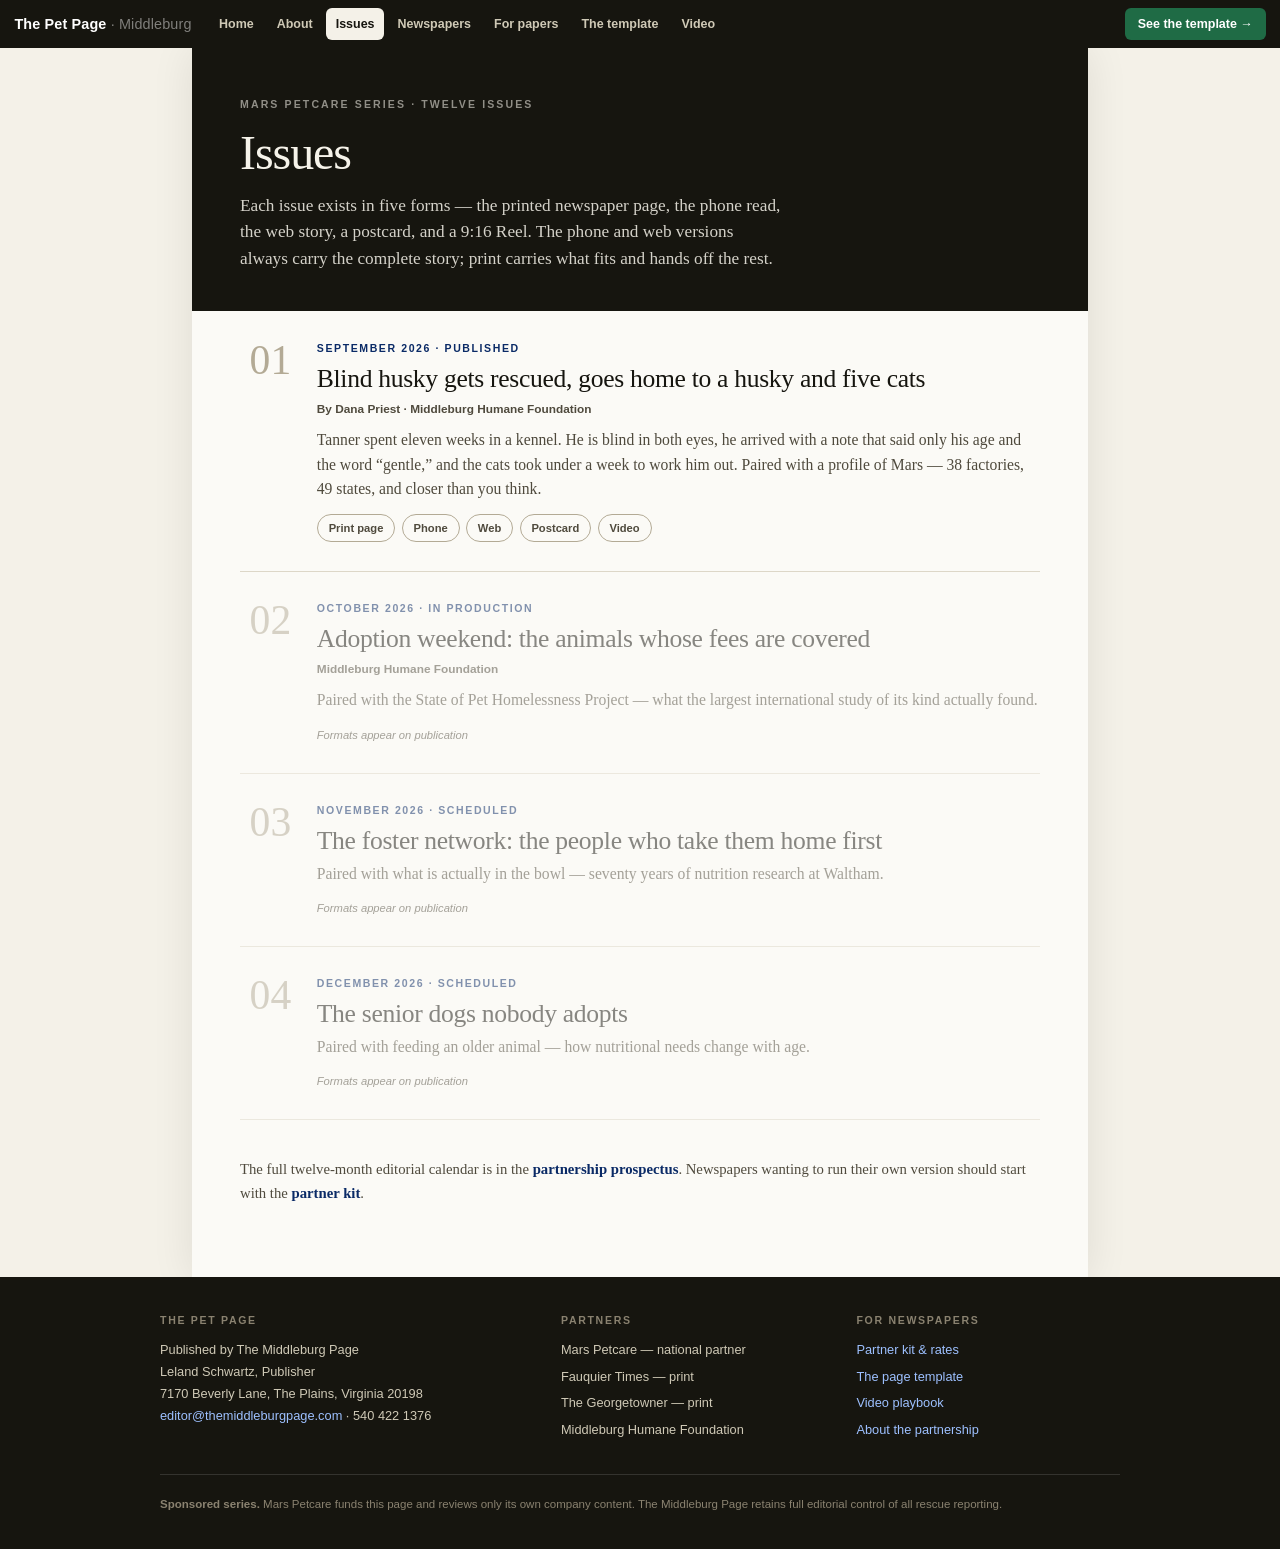
<file: issues/index.html>
<!DOCTYPE html>
<html lang="en">
<head>
<meta charset="utf-8">
<meta name="viewport" content="width=device-width, initial-scale=1">
<title>Issues — The Pet Page</title>
<meta name="description" content="Every issue of the Pet Page series, available as the newspaper page, the phone read, the web story, the postcard and the Reel.">
<link rel="stylesheet" href="../assets/site.css">
<style>
  .i-wrap{max-width:56rem;margin:0 auto;background:var(--s-paper);box-shadow:0 2px 40px rgba(0,0,0,.09)}
  .i-pad{padding:0 3rem 3.5rem}
  .i-hero{background:var(--s-ink);color:#f6f3ea;padding:3rem 3rem 2.4rem}
  .i-hero .eyebrow{font-family:var(--s-ui);font-size:.66rem;font-weight:700;letter-spacing:.2em;
    text-transform:uppercase;opacity:.55;margin-bottom:.9rem}
  .i-hero h1{font-family:var(--s-serif);font-weight:400;font-size:3rem;line-height:1.05;
    letter-spacing:-.022em;margin:0 0 .9rem}
  .i-hero p{font-size:1.08rem;line-height:1.55;opacity:.85;margin:0;max-width:34rem}
  .iss{display:flex;gap:1.6rem;padding:1.8rem 0;border-bottom:1px solid var(--s-rule);align-items:flex-start}
  .iss .num{font-family:var(--s-serif);font-size:2.6rem;line-height:1;color:var(--s-rule2);
    flex:0 0 3.2rem;text-align:right}
  .iss .body{flex:1}
  .iss .meta{font-family:var(--s-ui);font-size:.66rem;font-weight:700;letter-spacing:.15em;
    text-transform:uppercase;color:var(--s-mars);margin-bottom:.4rem}
  .iss h2{font-family:var(--s-serif);font-weight:400;font-size:1.6rem;line-height:1.15;margin:0 0 .4rem;
    letter-spacing:-.012em}
  .iss h2 a{color:inherit;text-decoration:none}
  .iss h2 a:hover{color:var(--s-mars)}
  .iss .by{font-family:var(--s-ui);font-size:.74rem;font-weight:600;color:var(--s-soft);margin:0 0 .6rem}
  .iss p.dek{margin:0 0 .8rem;font-size:.98rem;line-height:1.55;color:var(--s-soft)}
  .fmts{display:flex;gap:.4rem;flex-wrap:wrap}
  .fmts a{font-family:var(--s-ui);font-size:.7rem;font-weight:600;text-decoration:none;
    border:1px solid var(--s-rule2);border-radius:20px;padding:.24rem .68rem;color:var(--s-soft)}
  .fmts a:hover{border-color:var(--s-mars);color:var(--s-mars);background:#f2f6fd}
  .iss.soon{opacity:.5}
  .iss.soon .fmts span{font-family:var(--s-ui);font-size:.7rem;font-style:italic;color:var(--s-soft)}
  @media (max-width:720px){
    .i-pad,.i-hero{padding-left:1.4rem;padding-right:1.4rem}
    .i-hero h1{font-size:2.1rem}
    .iss{flex-direction:column;gap:.5rem}
    .iss .num{text-align:left}
  }
</style>
</head>
<body class="site-home">
<nav class="site-nav">
<a class="site-brand" href="../index.html">The Pet Page <span>· Middleburg</span></a>
<a class="site-link" href="../index.html">Home</a>
<a class="site-link" href="../about.html">About</a>
<a class="site-link" href="../issues/index.html" aria-current="page">Issues</a>
<a class="site-link" href="../newspapers.html">Newspapers</a>
<a class="site-link" href="../partners.html">For papers</a>
<a class="site-link" href="../template.html">The template</a>
<a class="site-link" href="../playbook.html">Video</a>
<span class="site-sp"></span>
<a class="site-cta" href="../template.html">See the template →</a>
</nav>

<div class="i-wrap">
  <header class="i-hero">
    <div class="eyebrow">Mars Petcare Series · twelve issues</div>
    <h1>Issues</h1>
    <p>Each issue exists in five forms — the printed newspaper page, the phone read, the web story, a postcard, and a 9:16 Reel. The phone and web versions always carry the complete story; print carries what fits and hands off the rest.</p>
  </header>

  <div class="i-pad">

    <div class="iss">
      <div class="num">01</div>
      <div class="body">
        <div class="meta">September 2026 · Published</div>
        <h2><a href="001-tanner.html">Blind husky gets rescued, goes home to a husky and five cats</a></h2>
        <p class="by">By Dana Priest · Middleburg Humane Foundation</p>
        <p class="dek">Tanner spent eleven weeks in a kennel. He is blind in both eyes, he arrived with a note that said only his age and the word “gentle,” and the cats took under a week to work him out. Paired with a profile of Mars — 38 factories, 49 states, and closer than you think.</p>
        <div class="fmts">
          <a href="001-tanner.html#printpage">Print page</a>
          <a href="001-tanner.html#phone">Phone</a>
          <a href="001-tanner.html#web">Web</a>
          <a href="001-tanner.html#postcard">Postcard</a>
          <a href="001-tanner.html#video">Video</a>
        </div>
      </div>
    </div>

    <div class="iss soon">
      <div class="num">02</div>
      <div class="body">
        <div class="meta">October 2026 · In production</div>
        <h2>Adoption weekend: the animals whose fees are covered</h2>
        <p class="by">Middleburg Humane Foundation</p>
        <p class="dek">Paired with the State of Pet Homelessness Project — what the largest international study of its kind actually found.</p>
        <div class="fmts"><span>Formats appear on publication</span></div>
      </div>
    </div>

    <div class="iss soon">
      <div class="num">03</div>
      <div class="body">
        <div class="meta">November 2026 · Scheduled</div>
        <h2>The foster network: the people who take them home first</h2>
        <p class="dek">Paired with what is actually in the bowl — seventy years of nutrition research at Waltham.</p>
        <div class="fmts"><span>Formats appear on publication</span></div>
      </div>
    </div>

    <div class="iss soon">
      <div class="num">04</div>
      <div class="body">
        <div class="meta">December 2026 · Scheduled</div>
        <h2>The senior dogs nobody adopts</h2>
        <p class="dek">Paired with feeding an older animal — how nutritional needs change with age.</p>
        <div class="fmts"><span>Formats appear on publication</span></div>
      </div>
    </div>

    <p style="margin-top:2.4rem;font-size:.92rem;color:var(--s-soft)">
      The full twelve-month editorial calendar is in the <a href="../about.html" style="color:var(--s-mars);font-weight:600;text-decoration:none">partnership prospectus</a>.
      Newspapers wanting to run their own version should start with the <a href="../partners.html" style="color:var(--s-mars);font-weight:600;text-decoration:none">partner kit</a>.
    </p>

  </div>
</div>

<footer class="site-foot">
  <div class="in">
    <div>
      <h4>The Pet Page</h4>
      Published by The Middleburg Page<br>
      Leland Schwartz, Publisher<br>
      7170 Beverly Lane, The Plains, Virginia 20198<br>
      <a href="mailto:editor@themiddleburgpage.com">editor@themiddleburgpage.com</a> · 540 422 1376
    </div>
    <div>
      <h4>Partners</h4>
      <ul>
        <li>Mars Petcare — national partner</li>
        <li>Fauquier Times — print</li>
        <li>The Georgetowner — print</li>
        <li>Middleburg Humane Foundation</li>
      </ul>
    </div>
    <div>
      <h4>For newspapers</h4>
      <ul>
        <li><a href="../partners.html">Partner kit &amp; rates</a></li>
        <li><a href="../template.html">The page template</a></li>
        <li><a href="../playbook.html">Video playbook</a></li>
        <li><a href="../about.html">About the partnership</a></li>
      </ul>
    </div>
  </div>
  <div class="legal">
    <b>Sponsored series.</b> Mars Petcare funds this page and reviews only its own company content.
    The Middleburg Page retains full editorial control of all rescue reporting.
  </div>
</footer>
</body>
</html>
</file>
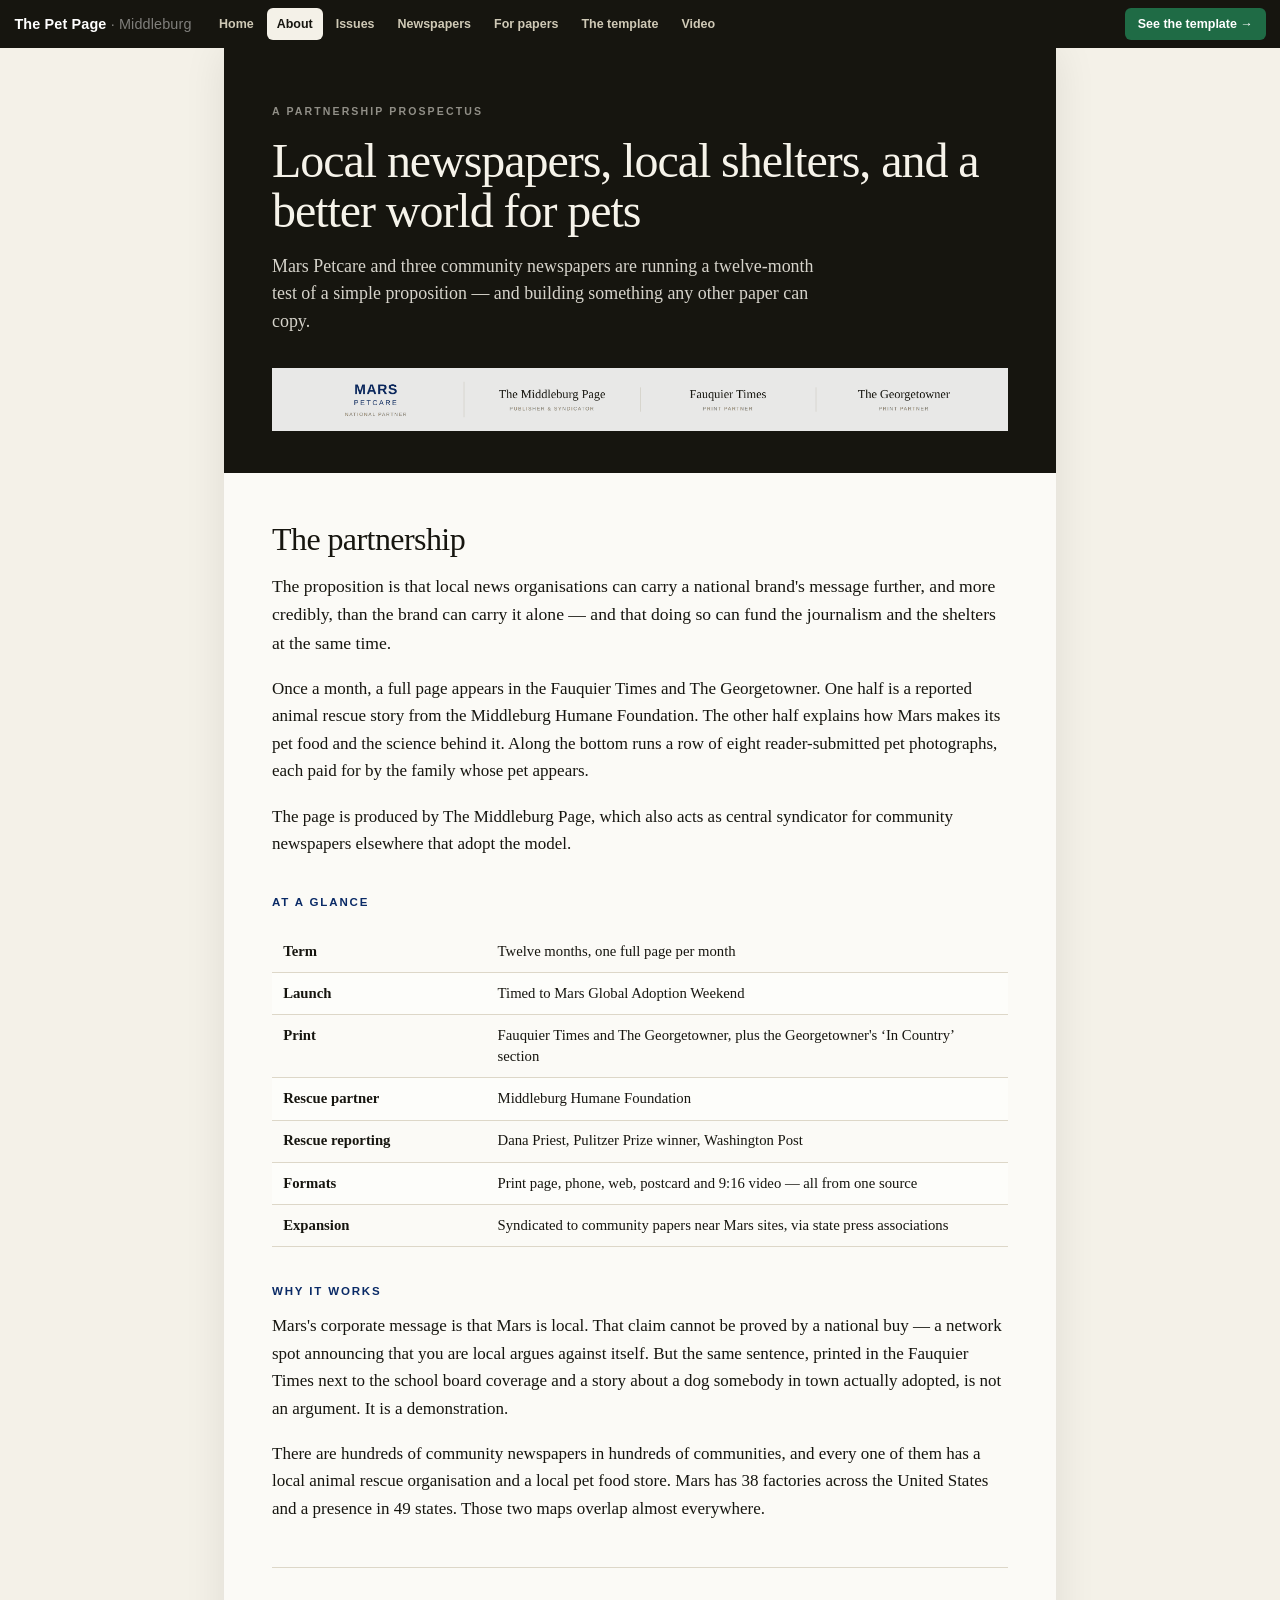
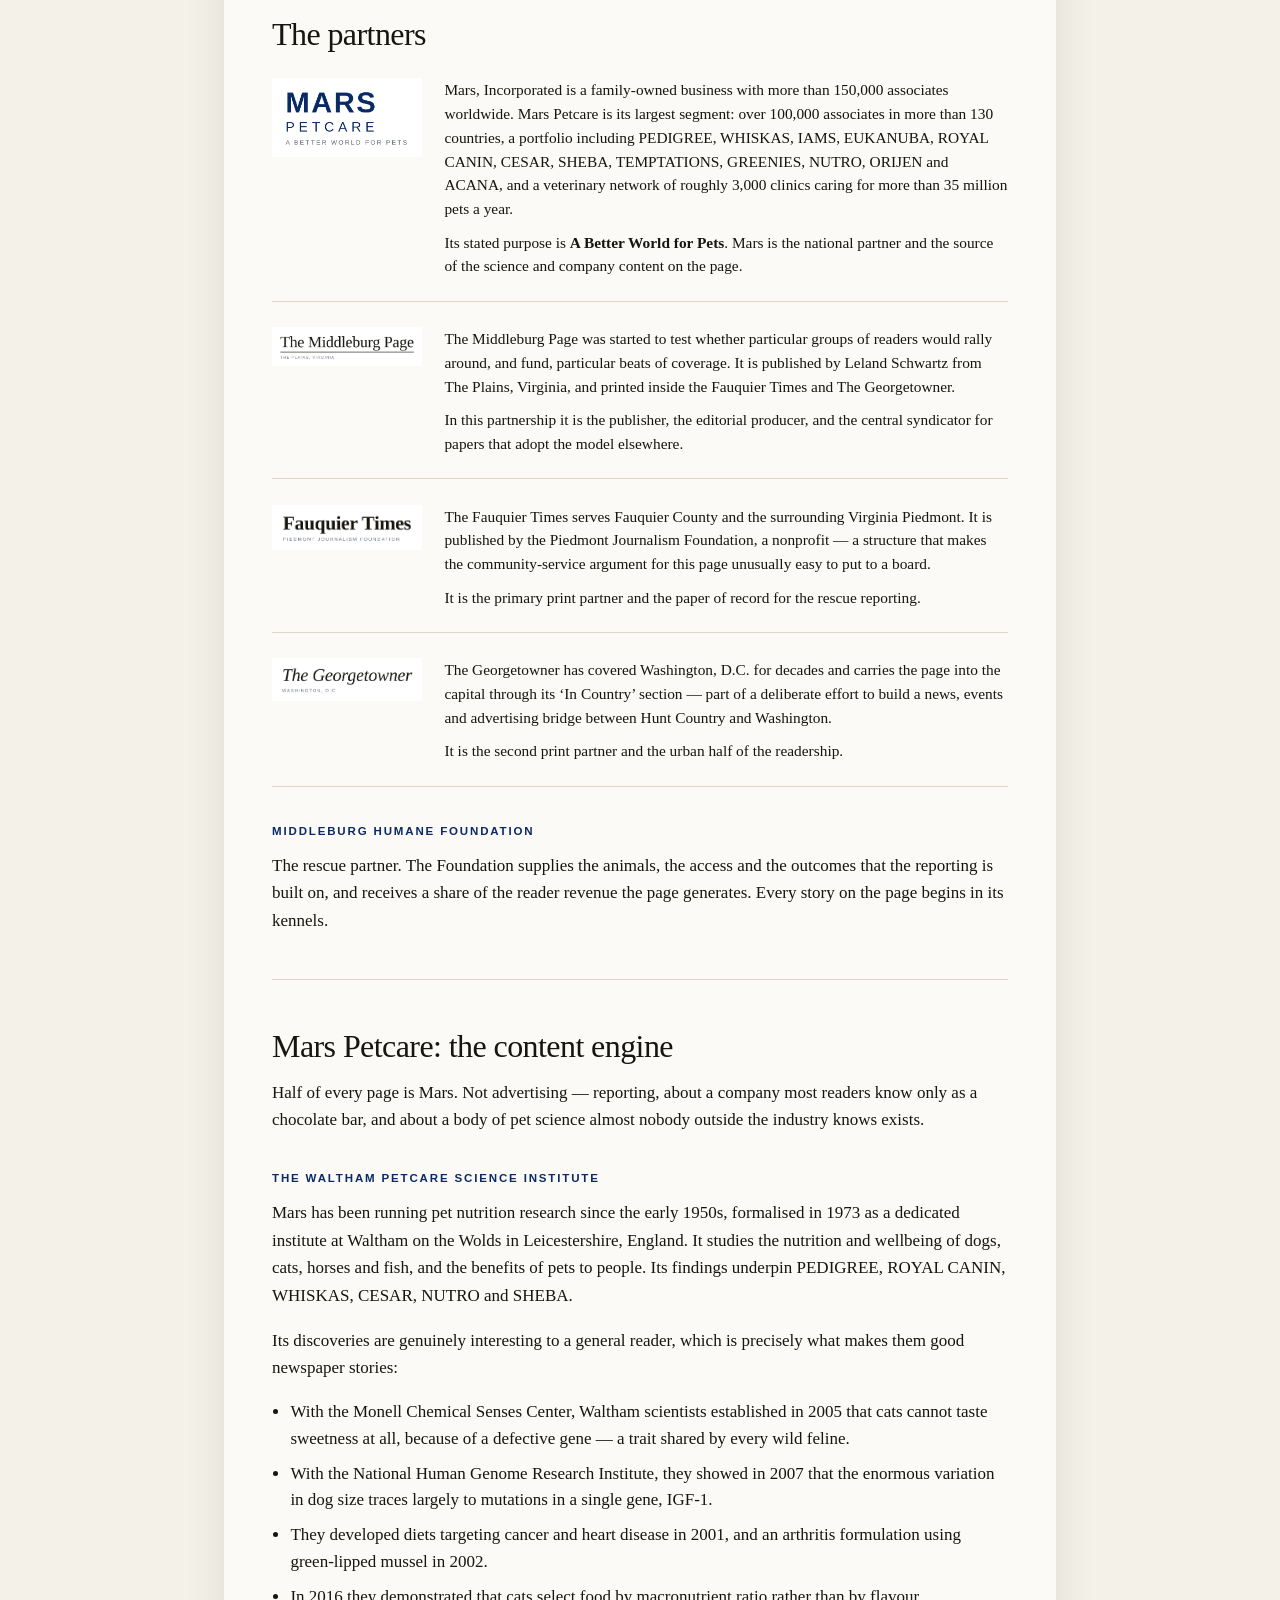
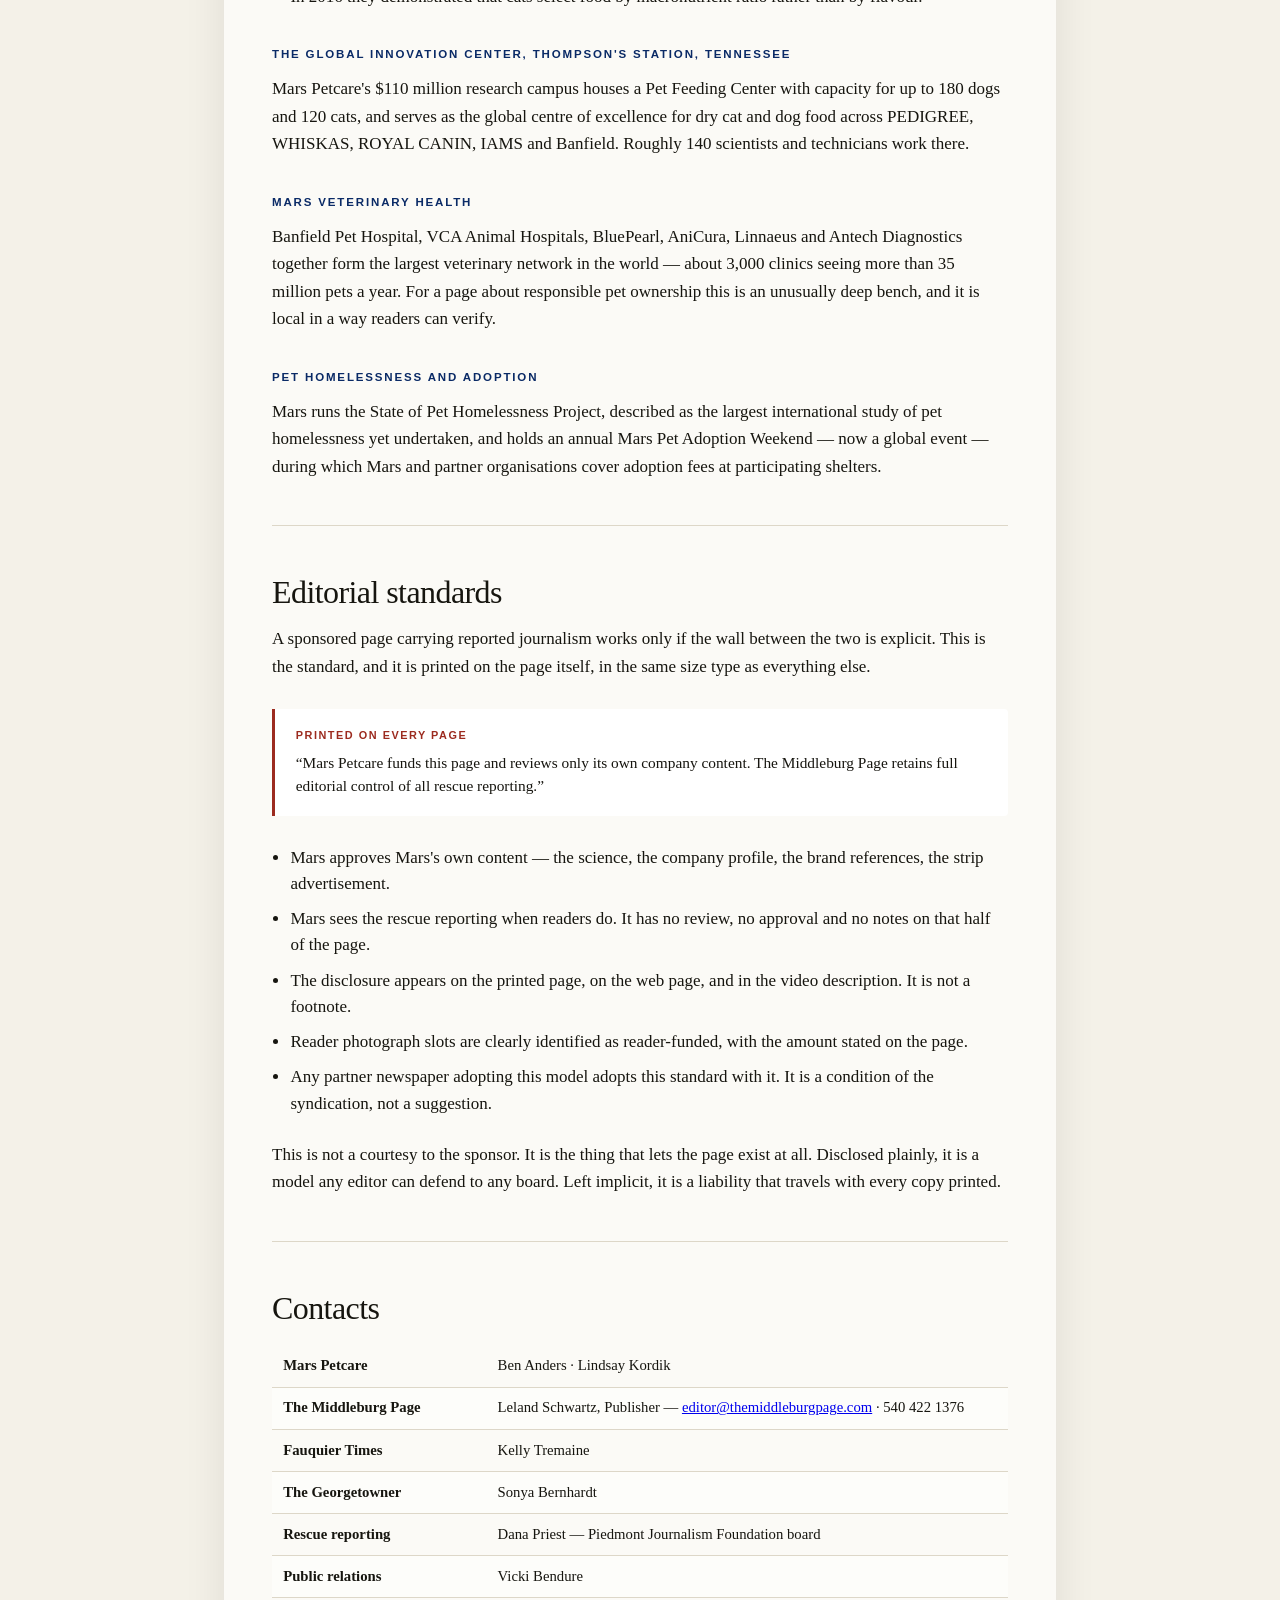
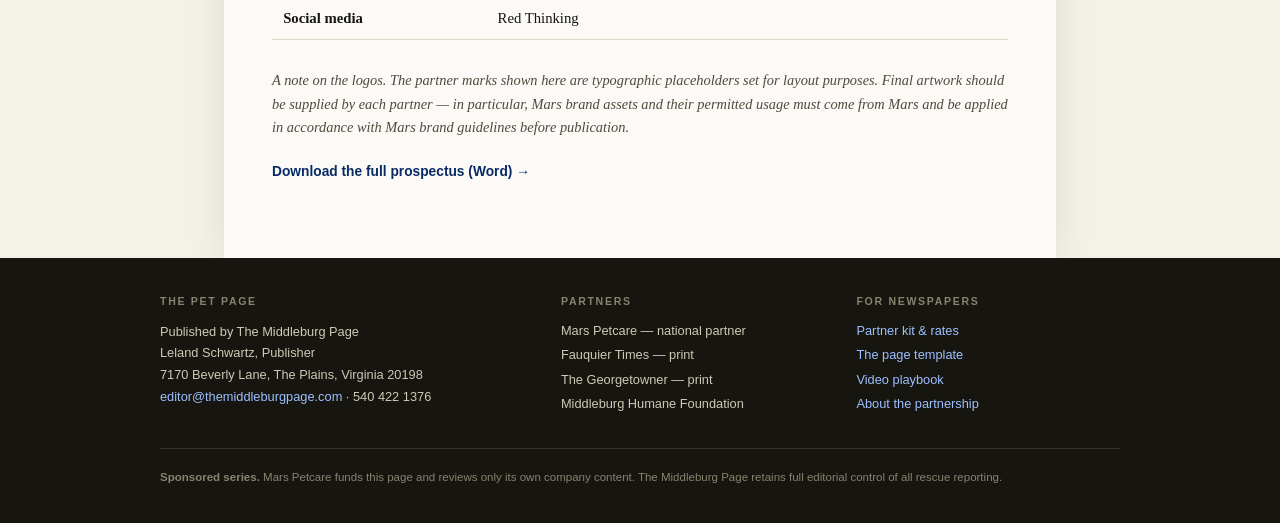
<file: about.html>
<!DOCTYPE html>
<html lang="en">
<head>
<meta charset="utf-8">
<meta name="viewport" content="width=device-width, initial-scale=1">
<title>About — The Pet Page</title>
<meta name="description" content="A partnership between Mars Petcare, The Middleburg Page, the Fauquier Times and The Georgetowner, with the Middleburg Humane Foundation.">
<link rel="stylesheet" href="assets/site.css">
<style>
  .a-wrap{max-width:52rem;margin:0 auto;background:var(--s-paper);box-shadow:0 2px 40px rgba(0,0,0,.09)}
  .a-pad{padding:0 3rem 3.5rem}
  .a-hero{background:var(--s-ink);color:#f6f3ea;padding:3.4rem 3rem 2.6rem}
  .a-hero .eyebrow{font-family:var(--s-ui);font-size:.66rem;font-weight:700;letter-spacing:.2em;
    text-transform:uppercase;opacity:.55;margin-bottom:1rem}
  .a-hero h1{font-family:var(--s-serif);font-weight:400;font-size:3rem;line-height:1.05;
    letter-spacing:-.022em;margin:0 0 1rem}
  .a-hero p{font-size:1.12rem;line-height:1.55;opacity:.86;margin:0;max-width:34rem}
  .a-lock{display:block;max-width:100%;margin:2rem auto 0;opacity:.9}
  h2{font-family:var(--s-serif);font-weight:400;font-size:2rem;line-height:1.14;
    letter-spacing:-.018em;margin:3rem 0 .9rem}
  h3{font-family:var(--s-ui);font-size:.72rem;font-weight:700;letter-spacing:.16em;
    text-transform:uppercase;color:var(--s-mars);margin:2.2rem 0 .7rem}
  p{margin:0 0 1.1rem}
  .lead{font-size:1.1rem}
  table{width:100%;border-collapse:collapse;margin:1.2rem 0 1.8rem;font-size:.92rem}
  th{background:var(--s-mars);color:#fff;font-family:var(--s-ui);font-size:.64rem;font-weight:700;
    letter-spacing:.11em;text-transform:uppercase;padding:.6rem .7rem;text-align:left}
  td{padding:.62rem .7rem;border-bottom:1px solid var(--s-rule);vertical-align:top;line-height:1.45}
  tr:nth-child(even) td{background:#fdfdfa}
  td.k{font-weight:700;width:12rem}
  ul{padding-left:1.15rem;margin:1rem 0 1.5rem}
  li{margin-bottom:.55rem;line-height:1.55}
  .partner{display:flex;gap:1.4rem;align-items:flex-start;margin:1.6rem 0;padding-bottom:1.4rem;
    border-bottom:1px solid var(--s-rule)}
  .partner img{width:150px;flex:0 0 150px}
  .partner div{flex:1}
  .partner p{margin:0 0 .6rem;font-size:.96rem;line-height:1.55}
  .partner p:last-child{margin:0}
  @media (max-width:720px){
    .a-pad,.a-hero{padding-left:1.4rem;padding-right:1.4rem}
    .a-hero h1{font-size:2.1rem}
    .partner{flex-direction:column;gap:.7rem}
    .partner img{width:130px;flex:none}
  }
</style>
</head>
<body class="site-home">
<nav class="site-nav">
<a class="site-brand" href="index.html">The Pet Page <span>· Middleburg</span></a>
<a class="site-link" href="index.html">Home</a>
<a class="site-link" href="about.html" aria-current="page">About</a>
<a class="site-link" href="issues/index.html">Issues</a>
<a class="site-link" href="newspapers.html">Newspapers</a>
<a class="site-link" href="partners.html">For papers</a>
<a class="site-link" href="template.html">The template</a>
<a class="site-link" href="playbook.html">Video</a>
<span class="site-sp"></span>
<a class="site-cta" href="template.html">See the template →</a>
</nav>

<div class="a-wrap">
  <header class="a-hero">
    <div class="eyebrow">A partnership prospectus</div>
    <h1>Local newspapers, local shelters, and a better world for pets</h1>
    <p>Mars Petcare and three community newspapers are running a twelve-month test of a simple proposition — and building something any other paper can copy.</p>
    <img class="a-lock" src="assets/img/logo-lockup.png" alt="Mars Petcare · The Middleburg Page · Fauquier Times · The Georgetowner">
  </header>

  <div class="a-pad">

    <h2>The partnership</h2>

    <p class="lead">The proposition is that local news organisations can carry a national brand's message further, and more credibly, than the brand can carry it alone — and that doing so can fund the journalism and the shelters at the same time.</p>

    <p>Once a month, a full page appears in the Fauquier Times and The Georgetowner. One half is a reported animal rescue story from the Middleburg Humane Foundation. The other half explains how Mars makes its pet food and the science behind it. Along the bottom runs a row of eight reader-submitted pet photographs, each paid for by the family whose pet appears.</p>

    <p>The page is produced by The Middleburg Page, which also acts as central syndicator for community newspapers elsewhere that adopt the model.</p>

    <h3>At a glance</h3>
    <table>
      <tr><td class="k">Term</td><td>Twelve months, one full page per month</td></tr>
      <tr><td class="k">Launch</td><td>Timed to Mars Global Adoption Weekend</td></tr>
      <tr><td class="k">Print</td><td>Fauquier Times and The Georgetowner, plus the Georgetowner's ‘In Country’ section</td></tr>
      <tr><td class="k">Rescue partner</td><td>Middleburg Humane Foundation</td></tr>
      <tr><td class="k">Rescue reporting</td><td>Dana Priest, Pulitzer Prize winner, Washington Post</td></tr>
      <tr><td class="k">Formats</td><td>Print page, phone, web, postcard and 9:16 video — all from one source</td></tr>
      <tr><td class="k">Expansion</td><td>Syndicated to community papers near Mars sites, via state press associations</td></tr>
    </table>

    <h3>Why it works</h3>
    <p>Mars's corporate message is that Mars is local. That claim cannot be proved by a national buy — a network spot announcing that you are local argues against itself. But the same sentence, printed in the Fauquier Times next to the school board coverage and a story about a dog somebody in town actually adopted, is not an argument. It is a demonstration.</p>

    <p>There are hundreds of community newspapers in hundreds of communities, and every one of them has a local animal rescue organisation and a local pet food store. Mars has 38 factories across the United States and a presence in 49 states. Those two maps overlap almost everywhere.</p>

    <hr class="site-rule">

    <h2>The partners</h2>

    <div class="partner">
      <img src="assets/img/logo-mars.png" alt="Mars Petcare">
      <div>
        <p>Mars, Incorporated is a family-owned business with more than 150,000 associates worldwide. Mars Petcare is its largest segment: over 100,000 associates in more than 130 countries, a portfolio including PEDIGREE, WHISKAS, IAMS, EUKANUBA, ROYAL CANIN, CESAR, SHEBA, TEMPTATIONS, GREENIES, NUTRO, ORIJEN and ACANA, and a veterinary network of roughly 3,000 clinics caring for more than 35 million pets a year.</p>
        <p>Its stated purpose is <b>A Better World for Pets</b>. Mars is the national partner and the source of the science and company content on the page.</p>
      </div>
    </div>

    <div class="partner">
      <img src="assets/img/logo-mbp.png" alt="The Middleburg Page">
      <div>
        <p>The Middleburg Page was started to test whether particular groups of readers would rally around, and fund, particular beats of coverage. It is published by Leland Schwartz from The Plains, Virginia, and printed inside the Fauquier Times and The Georgetowner.</p>
        <p>In this partnership it is the publisher, the editorial producer, and the central syndicator for papers that adopt the model elsewhere.</p>
      </div>
    </div>

    <div class="partner">
      <img src="assets/img/logo-ft.png" alt="Fauquier Times">
      <div>
        <p>The Fauquier Times serves Fauquier County and the surrounding Virginia Piedmont. It is published by the Piedmont Journalism Foundation, a nonprofit — a structure that makes the community-service argument for this page unusually easy to put to a board.</p>
        <p>It is the primary print partner and the paper of record for the rescue reporting.</p>
      </div>
    </div>

    <div class="partner">
      <img src="assets/img/logo-gt.png" alt="The Georgetowner">
      <div>
        <p>The Georgetowner has covered Washington, D.C. for decades and carries the page into the capital through its ‘In Country’ section — part of a deliberate effort to build a news, events and advertising bridge between Hunt Country and Washington.</p>
        <p>It is the second print partner and the urban half of the readership.</p>
      </div>
    </div>

    <h3>Middleburg Humane Foundation</h3>
    <p>The rescue partner. The Foundation supplies the animals, the access and the outcomes that the reporting is built on, and receives a share of the reader revenue the page generates. Every story on the page begins in its kennels.</p>

    <hr class="site-rule">

    <h2>Mars Petcare: the content engine</h2>

    <p>Half of every page is Mars. Not advertising — reporting, about a company most readers know only as a chocolate bar, and about a body of pet science almost nobody outside the industry knows exists.</p>

    <h3>The Waltham Petcare Science Institute</h3>
    <p>Mars has been running pet nutrition research since the early 1950s, formalised in 1973 as a dedicated institute at Waltham on the Wolds in Leicestershire, England. It studies the nutrition and wellbeing of dogs, cats, horses and fish, and the benefits of pets to people. Its findings underpin PEDIGREE, ROYAL CANIN, WHISKAS, CESAR, NUTRO and SHEBA.</p>

    <p>Its discoveries are genuinely interesting to a general reader, which is precisely what makes them good newspaper stories:</p>
    <ul>
      <li>With the Monell Chemical Senses Center, Waltham scientists established in 2005 that cats cannot taste sweetness at all, because of a defective gene — a trait shared by every wild feline.</li>
      <li>With the National Human Genome Research Institute, they showed in 2007 that the enormous variation in dog size traces largely to mutations in a single gene, IGF-1.</li>
      <li>They developed diets targeting cancer and heart disease in 2001, and an arthritis formulation using green-lipped mussel in 2002.</li>
      <li>In 2016 they demonstrated that cats select food by macronutrient ratio rather than by flavour.</li>
    </ul>

    <h3>The Global Innovation Center, Thompson's Station, Tennessee</h3>
    <p>Mars Petcare's $110 million research campus houses a Pet Feeding Center with capacity for up to 180 dogs and 120 cats, and serves as the global centre of excellence for dry cat and dog food across PEDIGREE, WHISKAS, ROYAL CANIN, IAMS and Banfield. Roughly 140 scientists and technicians work there.</p>

    <h3>Mars Veterinary Health</h3>
    <p>Banfield Pet Hospital, VCA Animal Hospitals, BluePearl, AniCura, Linnaeus and Antech Diagnostics together form the largest veterinary network in the world — about 3,000 clinics seeing more than 35 million pets a year. For a page about responsible pet ownership this is an unusually deep bench, and it is local in a way readers can verify.</p>

    <h3>Pet homelessness and adoption</h3>
    <p>Mars runs the State of Pet Homelessness Project, described as the largest international study of pet homelessness yet undertaken, and holds an annual Mars Pet Adoption Weekend — now a global event — during which Mars and partner organisations cover adoption fees at participating shelters.</p>

    <hr class="site-rule">

    <h2>Editorial standards</h2>

    <p>A sponsored page carrying reported journalism works only if the wall between the two is explicit. This is the standard, and it is printed on the page itself, in the same size type as everything else.</p>

    <div class="site-callout">
      <b>Printed on every page</b>
      <p>“Mars Petcare funds this page and reviews only its own company content. The Middleburg Page retains full editorial control of all rescue reporting.”</p>
    </div>

    <ul>
      <li>Mars approves Mars's own content — the science, the company profile, the brand references, the strip advertisement.</li>
      <li>Mars sees the rescue reporting when readers do. It has no review, no approval and no notes on that half of the page.</li>
      <li>The disclosure appears on the printed page, on the web page, and in the video description. It is not a footnote.</li>
      <li>Reader photograph slots are clearly identified as reader-funded, with the amount stated on the page.</li>
      <li>Any partner newspaper adopting this model adopts this standard with it. It is a condition of the syndication, not a suggestion.</li>
    </ul>

    <p>This is not a courtesy to the sponsor. It is the thing that lets the page exist at all. Disclosed plainly, it is a model any editor can defend to any board. Left implicit, it is a liability that travels with every copy printed.</p>

    <hr class="site-rule">

    <h2>Contacts</h2>
    <table>
      <tr><td class="k">Mars Petcare</td><td>Ben Anders · Lindsay Kordik</td></tr>
      <tr><td class="k">The Middleburg Page</td><td>Leland Schwartz, Publisher — <a href="mailto:editor@themiddleburgpage.com">editor@themiddleburgpage.com</a> · 540 422 1376</td></tr>
      <tr><td class="k">Fauquier Times</td><td>Kelly Tremaine</td></tr>
      <tr><td class="k">The Georgetowner</td><td>Sonya Bernhardt</td></tr>
      <tr><td class="k">Rescue reporting</td><td>Dana Priest — Piedmont Journalism Foundation board</td></tr>
      <tr><td class="k">Public relations</td><td>Vicki Bendure</td></tr>
      <tr><td class="k">Social media</td><td>Red Thinking</td></tr>
    </table>

    <p style="font-size:.9rem;font-style:italic;color:var(--s-soft)">A note on the logos. The partner marks shown here are typographic placeholders set for layout purposes. Final artwork should be supplied by each partner — in particular, Mars brand assets and their permitted usage must come from Mars and be applied in accordance with Mars brand guidelines before publication.</p>

    <p><a href="assets/press/The_Pet_Page_Partnership.docx" style="font-family:var(--s-ui);font-size:.86rem;font-weight:700;color:var(--s-mars);text-decoration:none">Download the full prospectus (Word) →</a></p>

  </div>
</div>

<footer class="site-foot">
  <div class="in">
    <div>
      <h4>The Pet Page</h4>
      Published by The Middleburg Page<br>
      Leland Schwartz, Publisher<br>
      7170 Beverly Lane, The Plains, Virginia 20198<br>
      <a href="mailto:editor@themiddleburgpage.com">editor@themiddleburgpage.com</a> · 540 422 1376
    </div>
    <div>
      <h4>Partners</h4>
      <ul>
        <li>Mars Petcare — national partner</li>
        <li>Fauquier Times — print</li>
        <li>The Georgetowner — print</li>
        <li>Middleburg Humane Foundation</li>
      </ul>
    </div>
    <div>
      <h4>For newspapers</h4>
      <ul>
        <li><a href="partners.html">Partner kit &amp; rates</a></li>
        <li><a href="template.html">The page template</a></li>
        <li><a href="playbook.html">Video playbook</a></li>
        <li><a href="about.html">About the partnership</a></li>
      </ul>
    </div>
  </div>
  <div class="legal">
    <b>Sponsored series.</b> Mars Petcare funds this page and reviews only its own company content.
    The Middleburg Page retains full editorial control of all rescue reporting.
  </div>
</footer>
</body>
</html>
</file>
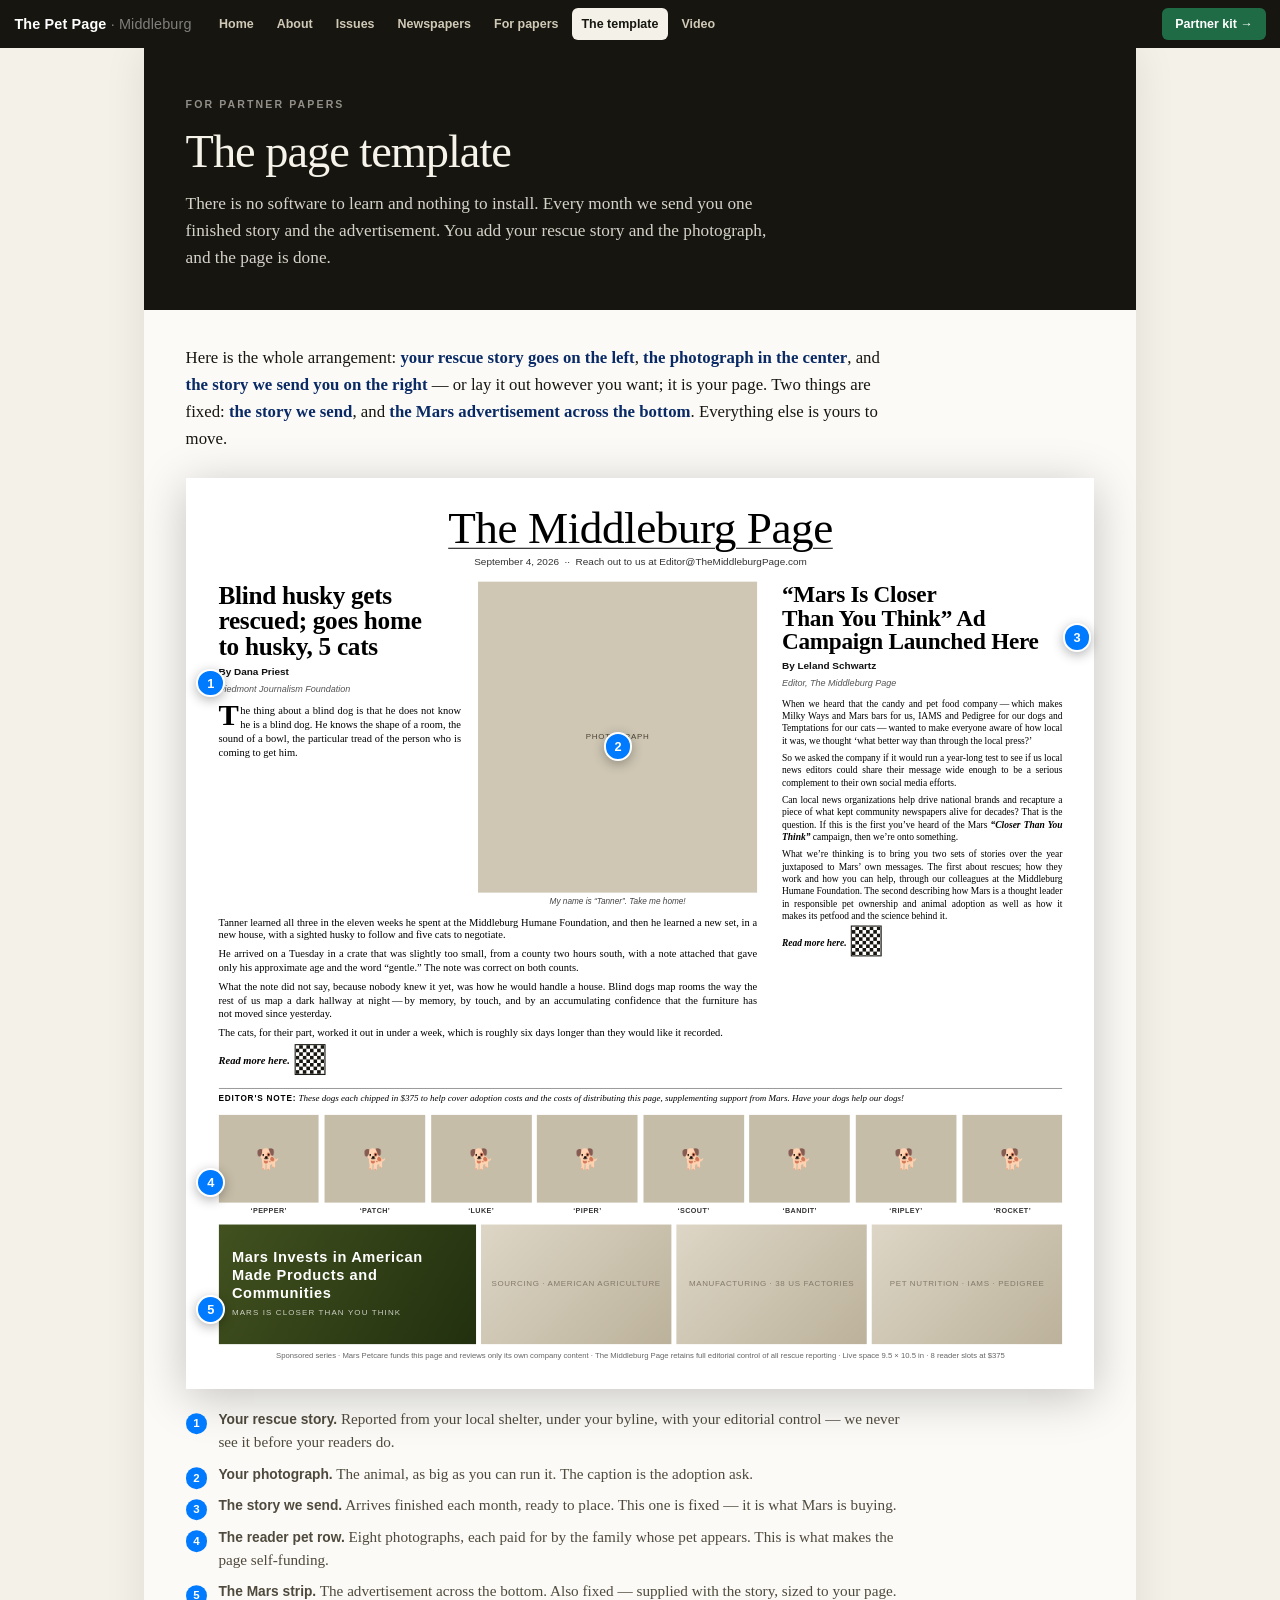
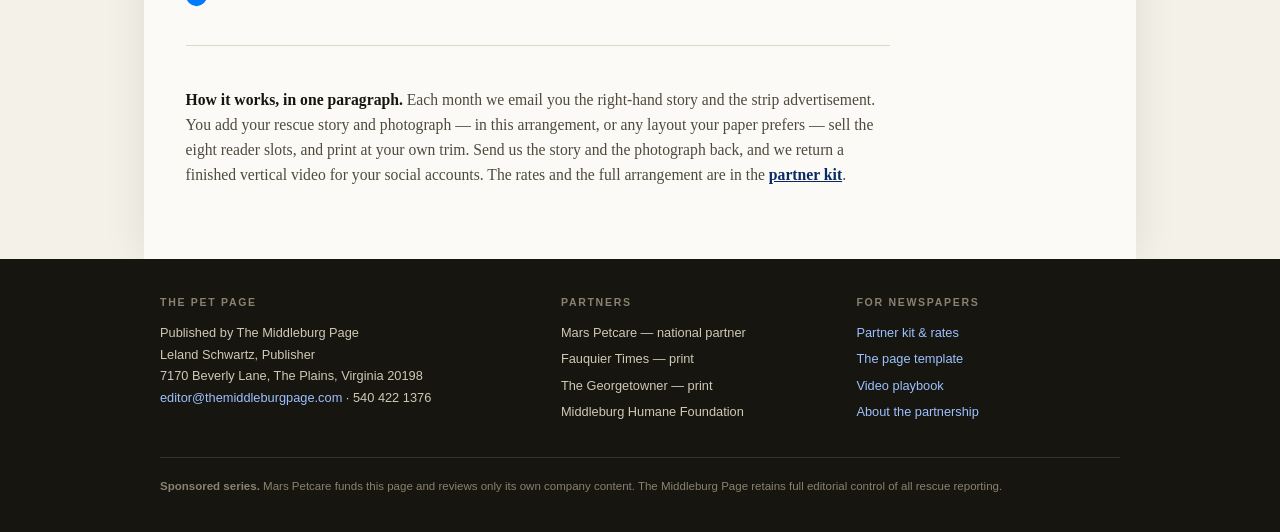
<file: composer.html>
<!DOCTYPE html>
<html lang="en">
<head>
<meta charset="utf-8">
<meta http-equiv="refresh" content="0; url=template.html">
<link rel="canonical" href="template.html">
<title>The page template — The Pet Page</title>
</head>
<body>
<p>The Composer has been replaced by <a href="template.html">the page template</a>.</p>
</body>
</html>
</file>
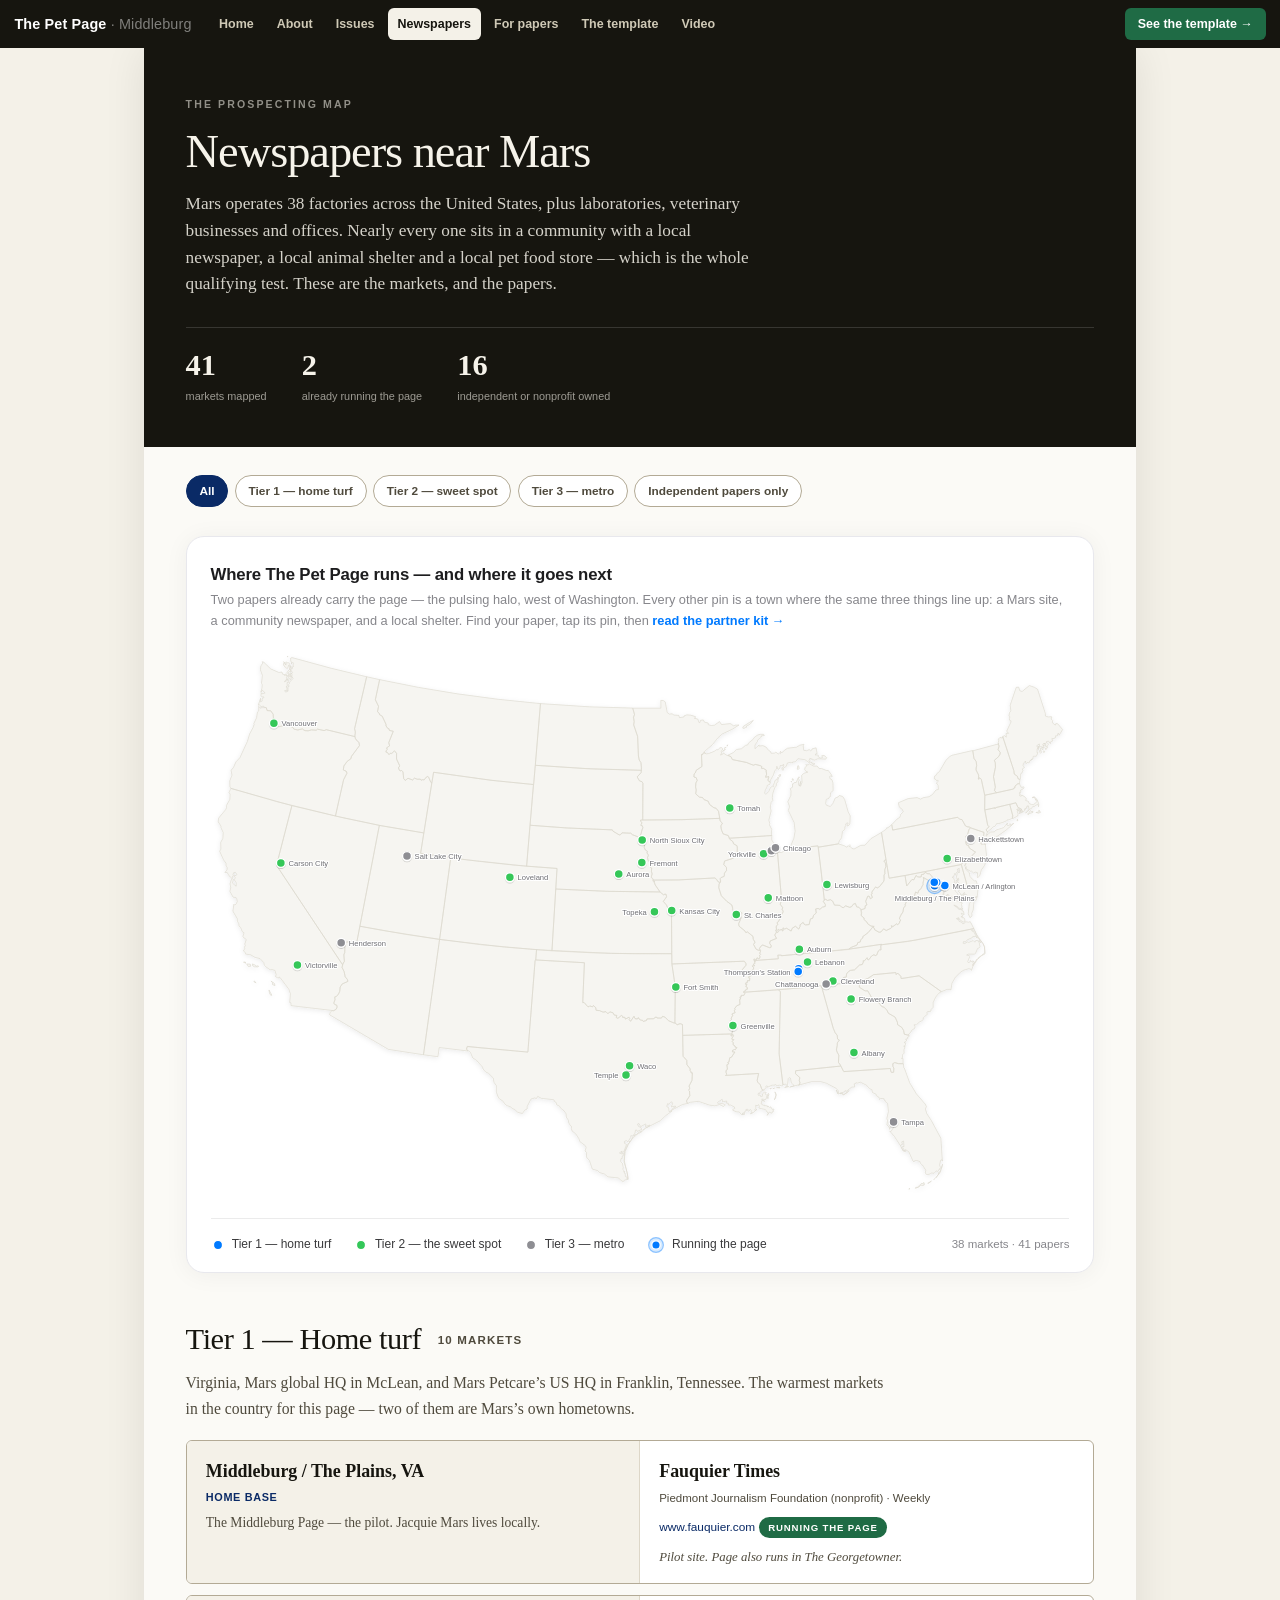
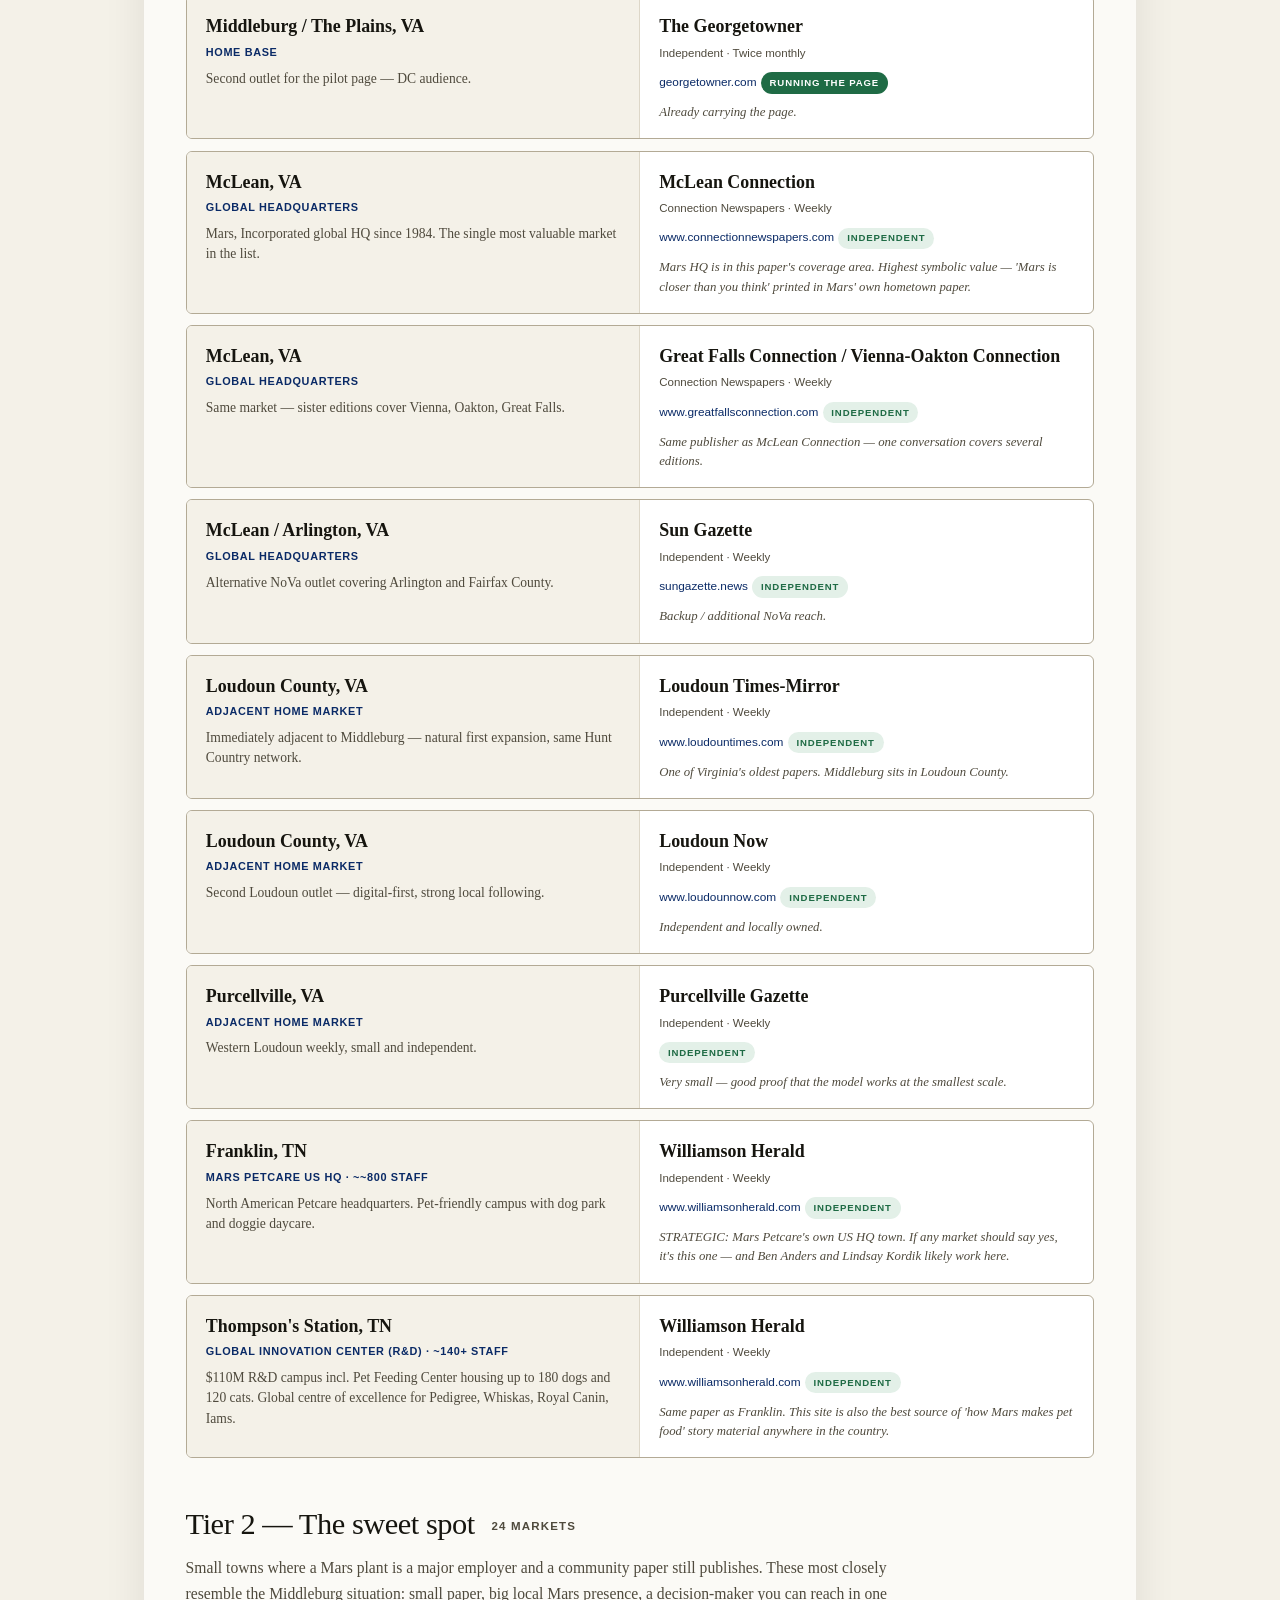
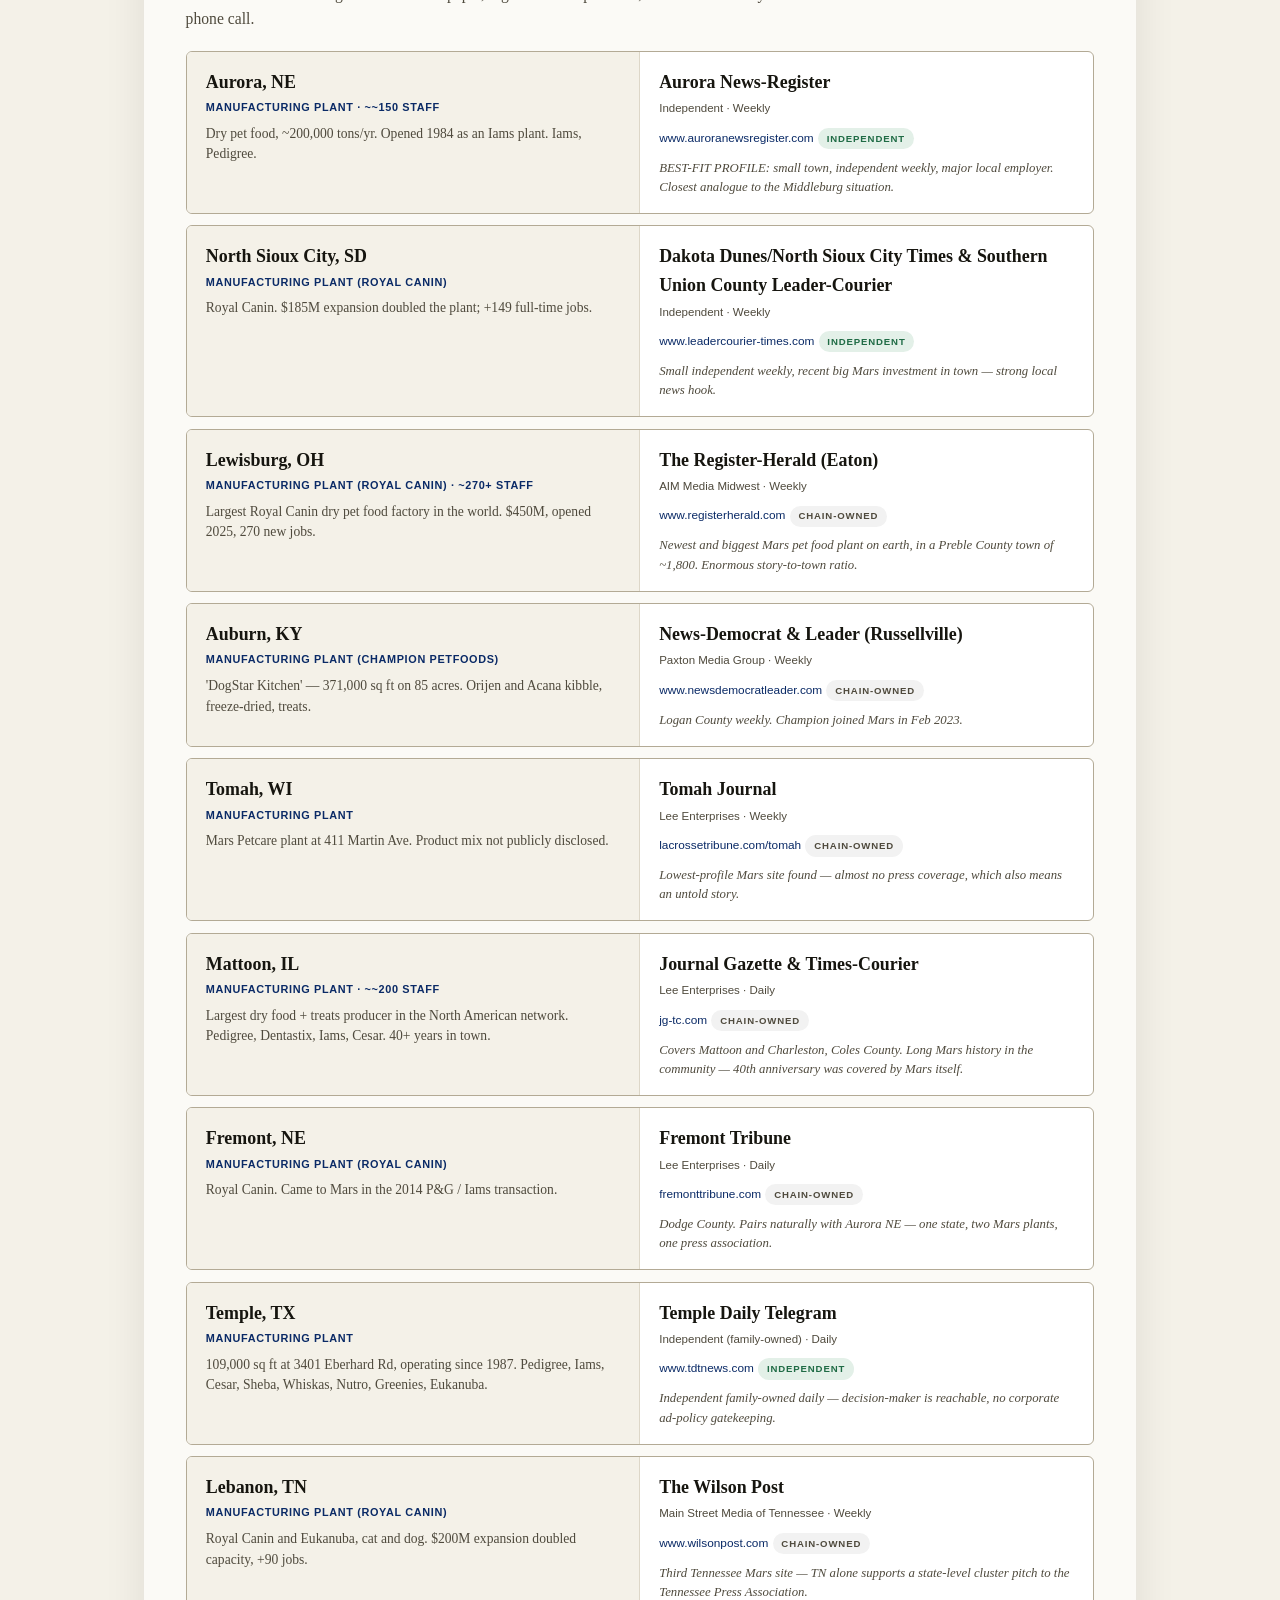
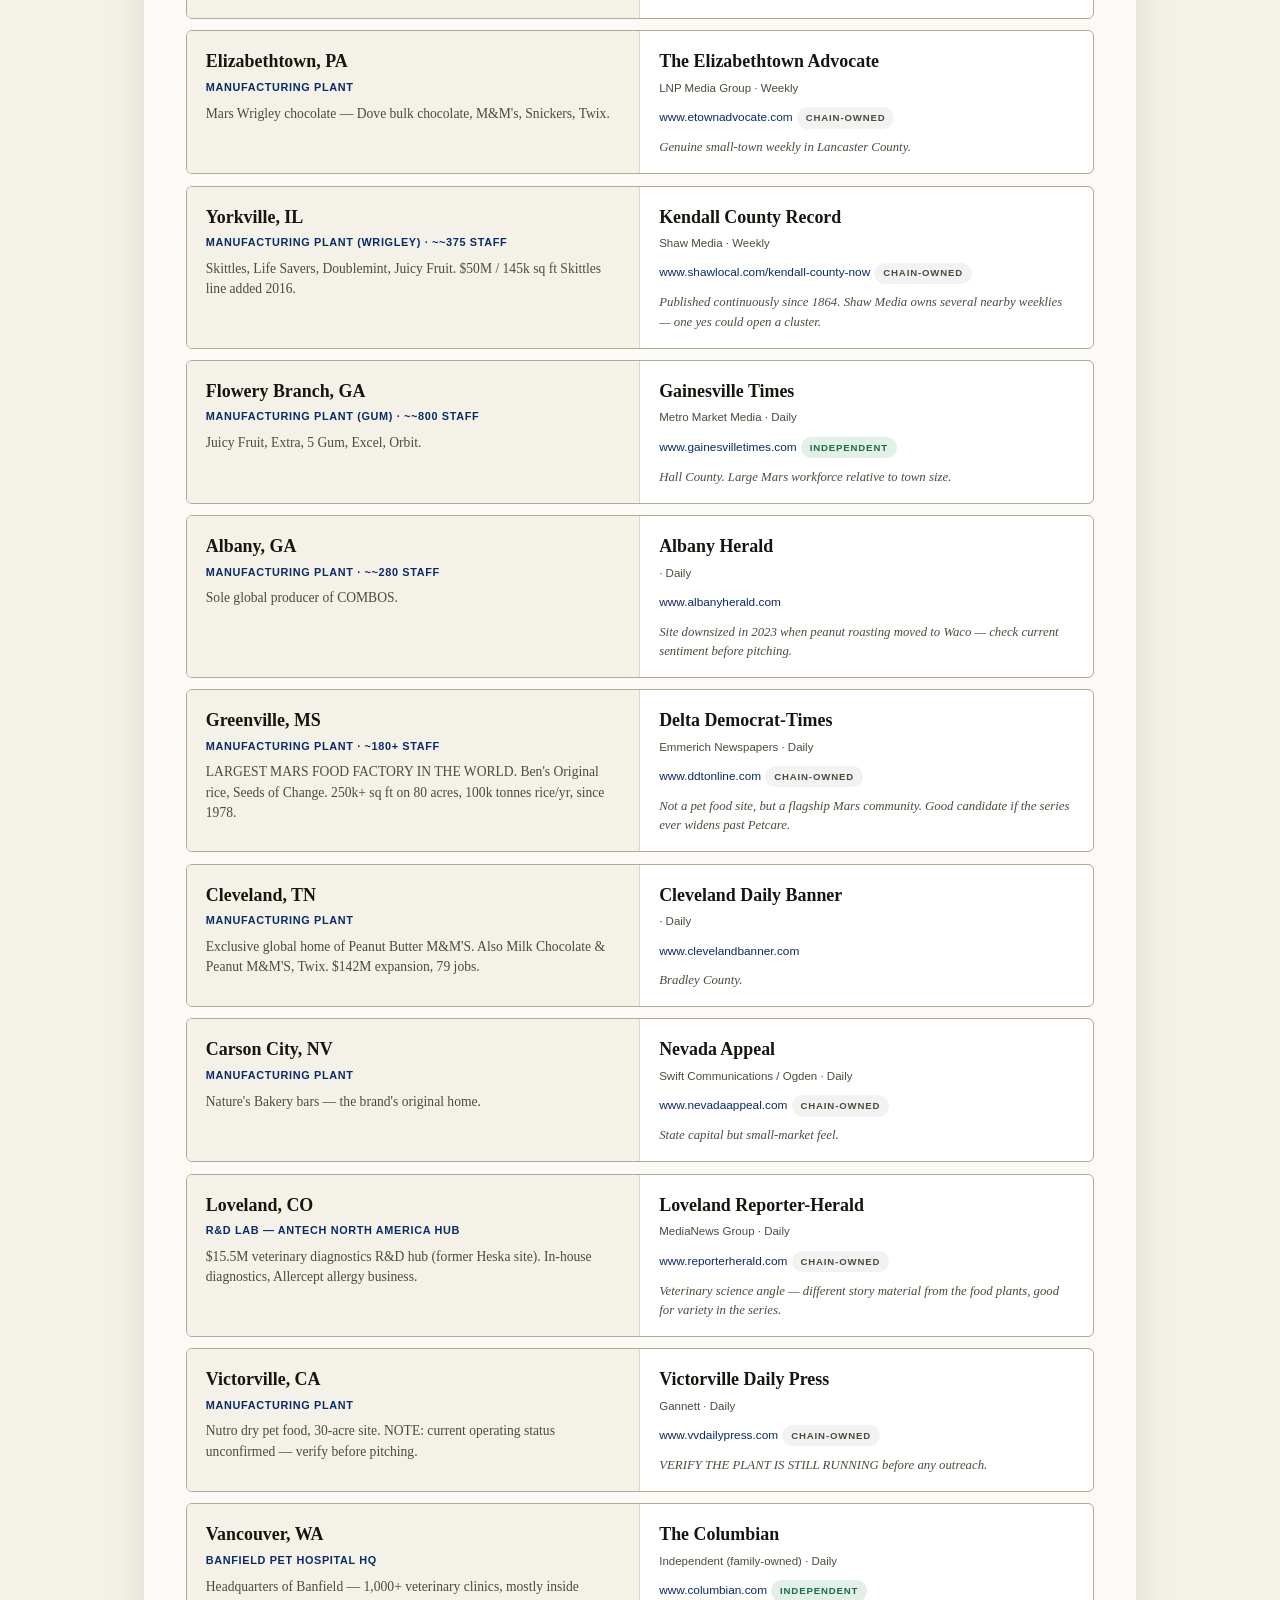
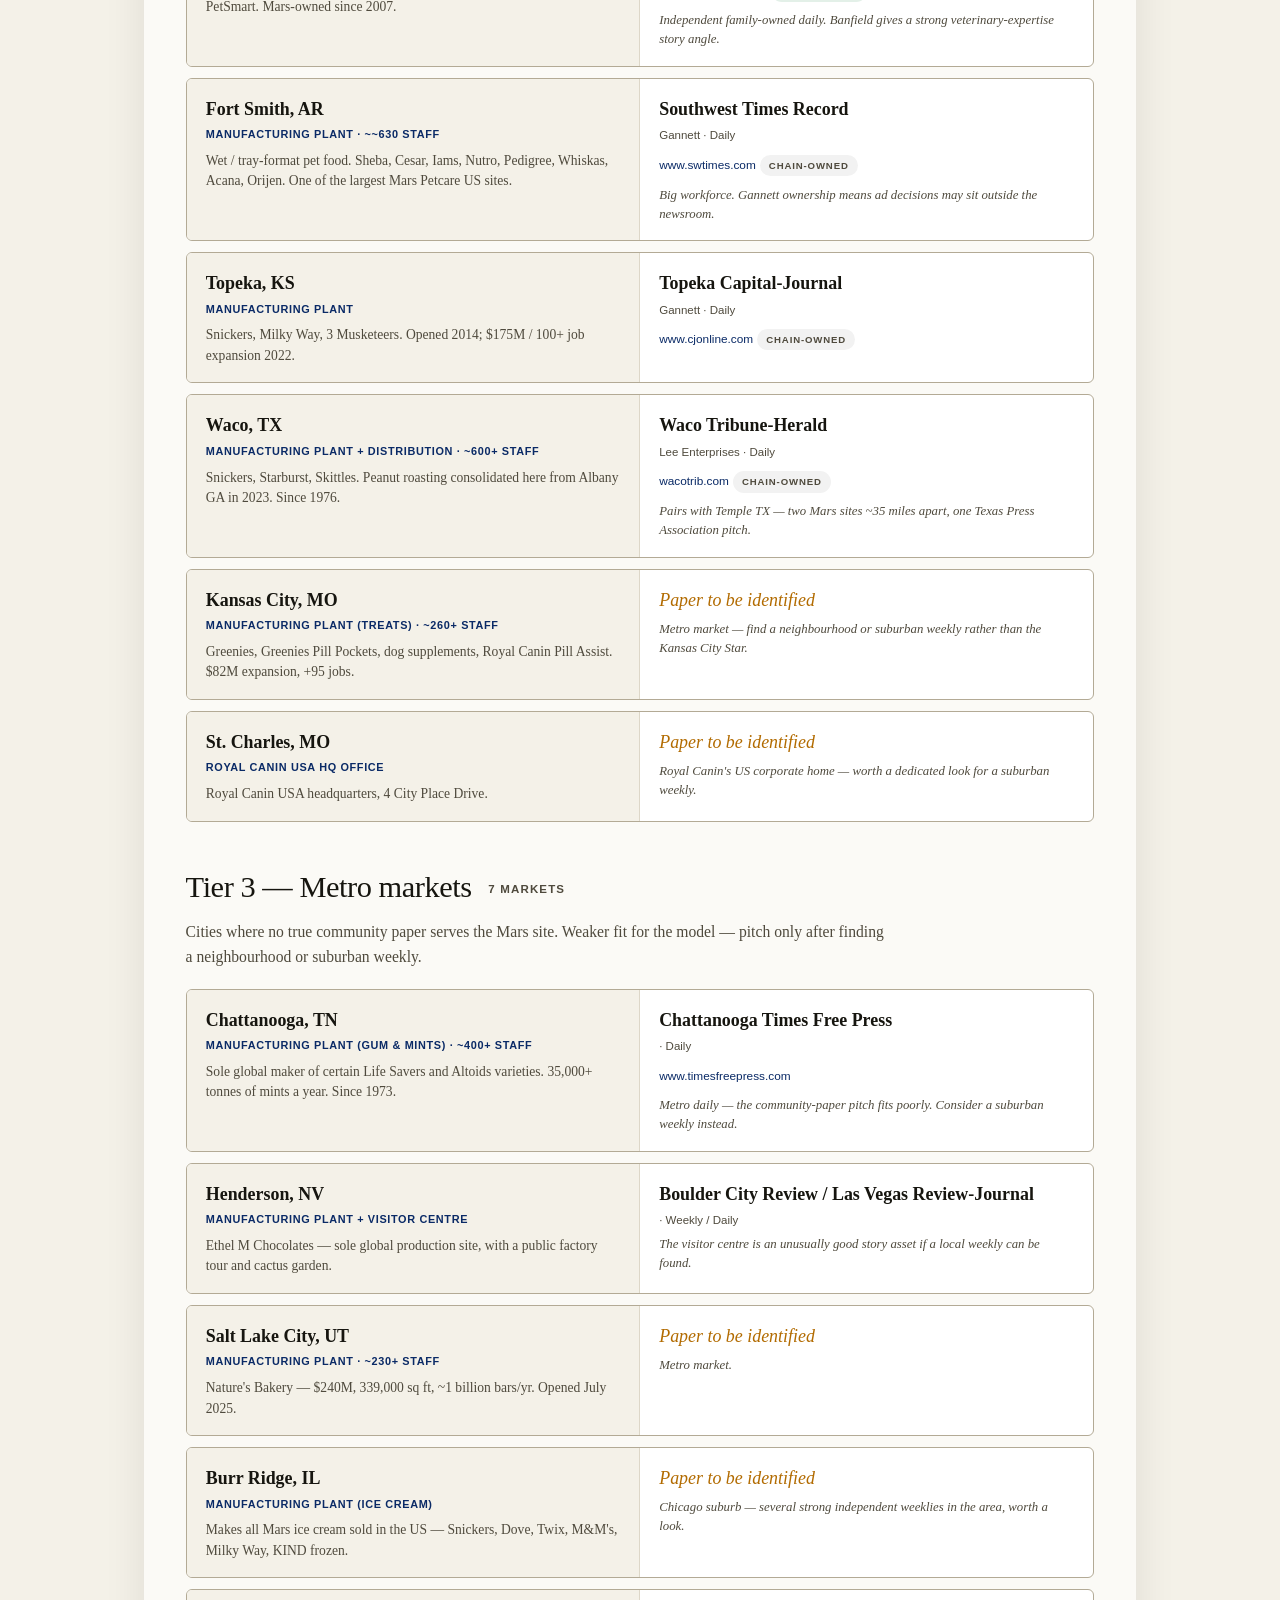
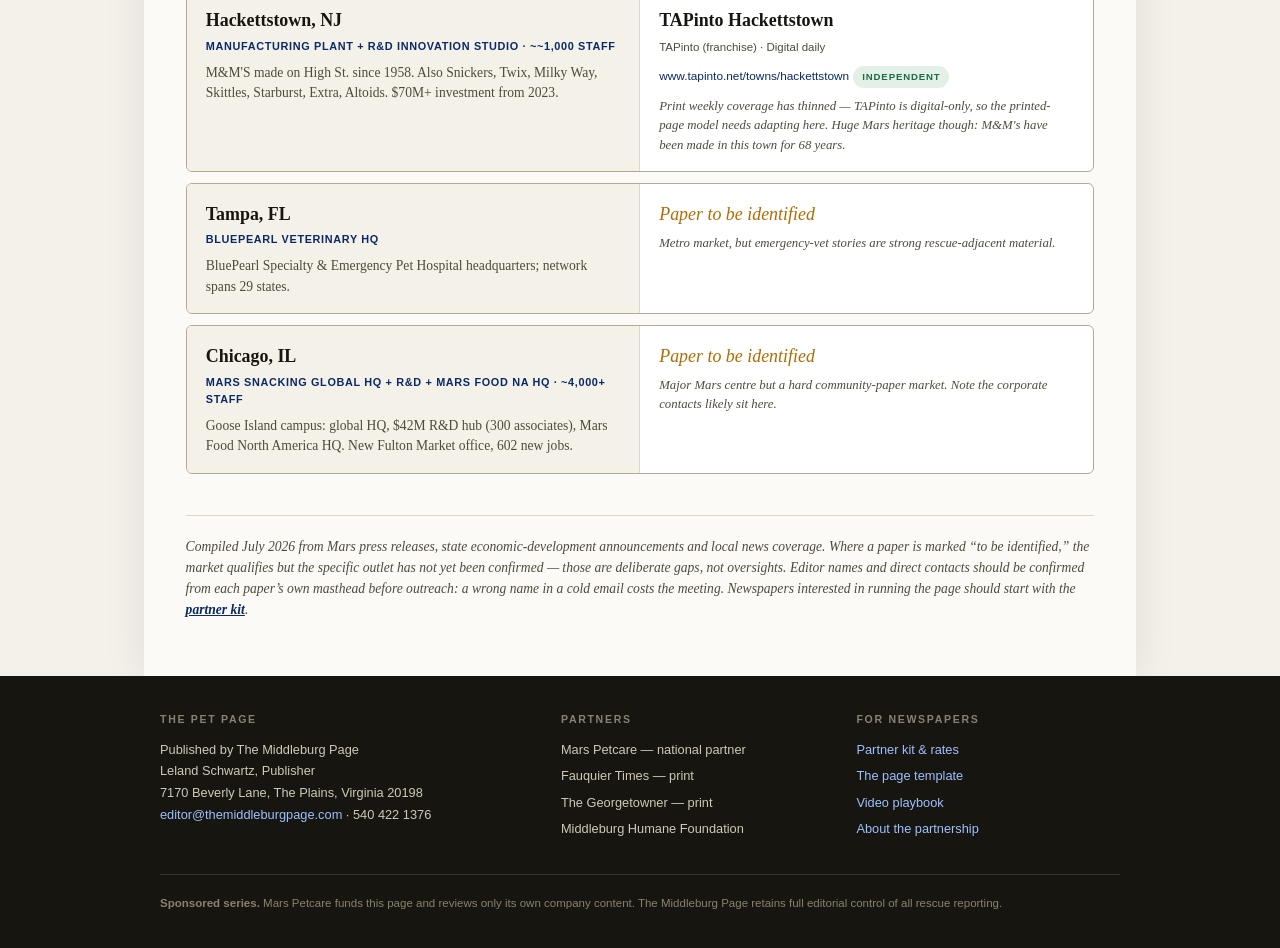
<file: newspapers.html>
<!DOCTYPE html>
<html lang="en">
<head>
<meta charset="utf-8">
<meta name="viewport" content="width=device-width, initial-scale=1">
<title>Newspapers near Mars — The Pet Page</title>
<meta name="description" content="Community newspapers within reach of Mars, Incorporated US sites — the prospecting map for the Pet Page syndication.">
<link rel="stylesheet" href="assets/site.css">
<style>
  .n-wrap{max-width:62rem;margin:0 auto;background:var(--s-paper);box-shadow:0 2px 40px rgba(0,0,0,.09)}
  .n-pad{padding:0 2.6rem 3.5rem}
  .n-hero{background:var(--s-ink);color:#f6f3ea;padding:3rem 2.6rem 2.4rem}
  .n-hero .eyebrow{font-family:var(--s-ui);font-size:.66rem;font-weight:700;letter-spacing:.2em;
    text-transform:uppercase;opacity:.55;margin-bottom:.9rem}
  .n-hero h1{font-family:var(--s-serif);font-weight:400;font-size:2.9rem;line-height:1.05;
    letter-spacing:-.022em;margin:0 0 .9rem}
  .n-hero p{font-size:1.08rem;line-height:1.55;opacity:.85;margin:0;max-width:36rem}
  .n-figs{display:flex;gap:2.2rem;margin-top:1.8rem;padding-top:1.4rem;border-top:1px solid rgba(255,255,255,.14)}
  .n-figs b{font-family:var(--s-serif);font-size:1.9rem;display:block;line-height:1}
  .n-figs span{font-family:var(--s-ui);font-size:.68rem;opacity:.6}

  .filters{display:flex;gap:.4rem;flex-wrap:wrap;margin:1.8rem 0 .4rem;font-family:var(--s-ui)}
  .filters button{appearance:none;border:1px solid var(--s-rule2);background:#fff;border-radius:20px;
    font:inherit;font-size:.74rem;font-weight:600;padding:.32rem .8rem;cursor:pointer;color:var(--s-soft)}
  .filters button:hover{border-color:var(--s-mars);color:var(--s-mars)}
  .filters button[aria-pressed="true"]{background:var(--s-mars);border-color:var(--s-mars);color:#fff}

  .tier h2{font-family:var(--s-serif);font-weight:400;font-size:1.9rem;letter-spacing:-.015em;
    margin:2.6rem 0 .4rem}
  .tier h2 .count{font-family:var(--s-ui);font-size:.72rem;font-weight:700;letter-spacing:.1em;
    text-transform:uppercase;color:var(--s-soft);margin-left:.6rem;vertical-align:.35em}
  .tier .blurb{font-size:.98rem;color:var(--s-soft);margin:0 0 1.2rem;max-width:44rem}

  .np-list{display:grid;gap:.7rem}
  .np{display:grid;grid-template-columns:1fr 1fr;gap:0;border:1px solid var(--s-rule2);
    border-radius:6px;overflow:hidden;background:#fff}
  .np.hide{display:none}
  .np-site{padding:1rem 1.2rem;background:var(--s-warm);border-right:1px solid var(--s-rule)}
  .np-site b{font-family:var(--s-serif);font-size:1.12rem;display:block}
  .np-site span{font-family:var(--s-ui);font-size:.68rem;font-weight:600;letter-spacing:.06em;
    text-transform:uppercase;color:var(--s-mars);display:block;margin:.15rem 0 .45rem}
  .np-site p{margin:0;font-size:.85rem;line-height:1.5;color:var(--s-soft)}
  .np-paper{padding:1rem 1.2rem}
  .np-paper b{font-family:var(--s-serif);font-size:1.12rem;display:block}
  .np-paper.verify b{font-style:italic;color:#b26b00;font-weight:400}
  .np-meta{font-family:var(--s-ui);font-size:.72rem;color:var(--s-soft);display:block;margin:.15rem 0 .3rem}
  .np-web{font-family:var(--s-ui);font-size:.74rem;color:var(--s-mars);text-decoration:none;
    display:inline-block;margin-bottom:.35rem}
  .np-web:hover{text-decoration:underline}
  .badge{display:inline-block;font-family:var(--s-ui);font-size:.6rem;font-weight:700;
    letter-spacing:.09em;text-transform:uppercase;padding:.18rem .55rem;border-radius:20px;margin:.1rem 0 .3rem}
  .badge.ind{background:#e3f0e8;color:var(--s-go)}
  .badge.ch{background:#f2f2f2;color:var(--s-soft)}
  .badge.run{background:var(--s-go);color:#fff}
  .np-notes{margin:.3rem 0 0;font-size:.8rem;line-height:1.5;color:var(--s-soft);font-style:italic}


  .method{margin-top:2.6rem;font-size:.85rem;color:var(--s-soft);font-style:italic;line-height:1.55;
    border-top:1px solid var(--s-rule);padding-top:1.2rem}


  .mapcard{background:#fff;border:1px solid #e8e8ed;border-radius:18px;
    box-shadow:0 2px 24px rgba(0,0,0,.05);padding:1.5rem 1.5rem 1.1rem;margin:1.8rem 0 .8rem}
  .mapcard .m-head{font-family:var(--s-ui);margin:0 0 .15rem;font-size:1.05rem;font-weight:600;
    color:#1d1d1f;letter-spacing:-.01em}
  .mapcard .m-sub{font-family:var(--s-ui);font-size:.8rem;color:#86868b;margin:0 0 1.1rem}
  .map-stage{position:relative}
  #marsmap{width:100%;height:auto;display:block}
  #marsmap .m-ptitle{font:600 13.5px var(--s-ui);fill:#1d1d1f;letter-spacing:-.01em}
  #marsmap .m-lbl{font:500 12px var(--s-ui);fill:#1d1d1f}
  #marsmap .m-ref{font:400 11px var(--s-ui);fill:#86868b}
  #marsmap .m-letter{font:600 9px var(--s-ui);fill:#86868b}
  #marsmap .m-count{font:700 10px var(--s-ui);fill:#ffffff}
  #marsmap .m-chip{font:600 10px var(--s-ui);fill:#6e6e73}
  #marsmap .m-town{font:500 8.5px var(--s-ui);fill:#6e6e73;paint-order:stroke;
    stroke:#fff;stroke-width:2.4px;stroke-linejoin:round}
  #marsmap .halo{transform-box:fill-box;transform-origin:center;animation:mapPulse 3.2s ease-in-out infinite}
  @keyframes mapPulse{0%,100%{transform:scale(1);opacity:1}50%{transform:scale(1.16);opacity:.72}}
  @media (prefers-reduced-motion: reduce){#marsmap .halo{animation:none}}
  #marsmap .pin{cursor:pointer;transition:opacity .25s}
  #marsmap .pk{transition:transform .18s cubic-bezier(.2,.8,.4,1)}
  #marsmap .pin:hover .pk{transform:scale(1.45)}
  #marsmap .pin.dim{opacity:.13;pointer-events:none}
  .map-tip{position:absolute;z-index:5;pointer-events:none;opacity:0;transform:translateY(5px);
    transition:opacity .16s ease,transform .16s ease;background:rgba(255,255,255,.8);
    -webkit-backdrop-filter:saturate(180%) blur(20px);backdrop-filter:saturate(180%) blur(20px);
    border-radius:14px;box-shadow:0 10px 40px rgba(0,0,0,.16),0 0 0 .5px rgba(0,0,0,.06);
    padding:.65rem .85rem;font-family:var(--s-ui);max-width:16rem;min-width:11rem}
  .map-tip.on{opacity:1;transform:none}
  .map-tip .t-town{font-size:.82rem;font-weight:600;color:#1d1d1f}
  .map-tip .t-site{font-size:.68rem;color:#86868b;margin:.05rem 0 .3rem}
  .map-tip .t-paper{border-top:.5px solid rgba(0,0,0,.08);padding:.35rem 0 .15rem}
  .map-tip .t-pn{font-size:.76rem;font-weight:500;color:#1d1d1f}
  .map-tip .t-pm{font-size:.66rem;color:#86868b}
  .map-tip .t-run{display:inline-block;font-size:.6rem;font-weight:600;color:#248A3D;
    background:rgba(52,199,89,.15);border-radius:20px;padding:.1rem .5rem;margin-top:.2rem}
  .map-legend{display:flex;flex-wrap:wrap;align-items:center;gap:.5rem 1.4rem;
    margin-top:1.1rem;padding-top:1rem;border-top:.5px solid rgba(0,0,0,.08);font-family:var(--s-ui)}
  .map-legend .li{display:flex;align-items:center;gap:.45rem;font-size:.75rem;color:#3a3a3c}
  .map-legend .li svg{display:block;flex:none}
  .map-legend .note{margin-left:auto;font-size:.72rem;color:#86868b}
  .np{transition:box-shadow .4s}
  .np.flash{box-shadow:0 0 0 3px rgba(0,122,255,.4)}

  @media (max-width:760px){
    .n-pad,.n-hero{padding-left:1.3rem;padding-right:1.3rem}
    .n-hero h1{font-size:2rem}
    .np{grid-template-columns:1fr}
    .np-site{border-right:0;border-bottom:1px solid var(--s-rule)}
    .n-figs{gap:1.2rem;flex-wrap:wrap}
    .mapcard{padding:.8rem .8rem .5rem;border-radius:14px}
  }
</style>
</head>
<body class="site-home">
<nav class="site-nav">
<a class="site-brand" href="index.html">The Pet Page <span>· Middleburg</span></a>
<a class="site-link" href="index.html">Home</a>
<a class="site-link" href="about.html">About</a>
<a class="site-link" href="issues/index.html">Issues</a>
<a class="site-link" href="newspapers.html" aria-current="page">Newspapers</a>
<a class="site-link" href="partners.html">For papers</a>
<a class="site-link" href="template.html">The template</a>
<a class="site-link" href="playbook.html">Video</a>
<span class="site-sp"></span>
<a class="site-cta" href="template.html">See the template →</a>
</nav>

<div class="n-wrap">
  <header class="n-hero">
    <div class="eyebrow">The prospecting map</div>
    <h1>Newspapers near Mars</h1>
    <p>Mars operates 38 factories across the United States, plus laboratories, veterinary businesses and offices. Nearly every one sits in a community with a local newspaper, a local animal shelter and a local pet food store — which is the whole qualifying test. These are the markets, and the papers.</p>
    <div class="n-figs">
      <div><b>41</b><span>markets mapped</span></div>
      <div><b>2</b><span>already running the page</span></div>
      <div><b>16</b><span>independent or nonprofit owned</span></div>
    </div>
  </header>

  <div class="n-pad">

    <div class="filters" id="filters">
      <button data-f="all" aria-pressed="true">All</button>
      <button data-f="t1" aria-pressed="false">Tier 1 — home turf</button>
      <button data-f="t2" aria-pressed="false">Tier 2 — sweet spot</button>
      <button data-f="t3" aria-pressed="false">Tier 3 — metro</button>
      <button data-f="ind" aria-pressed="false">Independent papers only</button>
    </div>

    <div class="mapcard">
      <h3 class="m-head">Where The Pet Page runs — and where it goes next</h3>
      <p class="m-sub">Two papers already carry the page — the pulsing halo, west of Washington. Every other pin is a town where the same three things line up: a Mars site, a community newspaper, and a local shelter. Find your paper, tap its pin, then <a href="partners.html" style="color:#007AFF;text-decoration:none;font-weight:600">read the partner kit&nbsp;&rarr;</a></p>
      <div class="map-stage">
        <svg id="marsmap" viewBox="0 0 960 616" xmlns="http://www.w3.org/2000/svg" role="img" aria-label="Map of Mars sites in the United States and their local newspapers"><defs><filter id="pinshadow" x="-70%" y="-70%" width="240%" height="240%"><feDropShadow dx="0" dy=".7" stdDeviation=".8" flood-color="#000000" flood-opacity=".28"/></filter><filter id="landshadow" x="-4%" y="-4%" width="108%" height="112%"><feDropShadow dx="0" dy="1.6" stdDeviation="3" flood-color="#1d1d1f" flood-opacity=".08"/></filter></defs><g filter="url(#landshadow)"><path d="M193.2,314.8 255.5,324.6 237.5,453.6 198.3,447.6 132.5,408.9 133.2,406 135.3,404.2 137.2,404.3 139.9,402.7 140.9,400.9 140.5,398.1 138.4,397.5 137.2,395.8 138.6,392.2 138.3,388.9 140.2,388.4 142.5,385.7 143.9,382.7 144.4,377.9 146.7,374.4 153,371.6 152.5,369.4 150,366.5 148.8,360.6 146.5,355.9 147.7,351 149.1,349.2 148.5,341.9 149.5,339.2 149.8,328.1 153.3,327.3 156.7,328.2 158.5,331.4 160.4,331.6 162.9,328.2 166.4,309.9 193.2,314.8ZM527.3,431.9 527,419.7 524.4,418.8 521.1,420 518.6,417.9 519,377.5 515.2,352.1 596.2,349 598,351.6 598.1,353.4 593.8,358.6 593,360.8 604.6,360 605.5,362.3 604.1,363.2 605.4,363.9 603.3,365.7 600.9,366.4 601.3,367.9 602.3,368.1 602,370.8 599.7,370.6 599.8,372.6 598.5,372.5 597.4,373.8 597.5,374.9 598.9,374.4 598.6,376.4 597.6,377 599.4,378.2 599.7,380.2 598,380.5 597.5,382.1 595.6,382.7 595.4,383.7 596.7,385 595.7,387.2 592.8,387.1 592.6,389.1 591.5,388.8 591.2,390.2 592.2,391.2 590.9,391.8 591.3,397.4 587.8,398.7 585.3,402.1 585.9,403.3 584.9,404.3 585.9,406.5 582.2,408 583.3,409.3 581.5,412.6 581.8,414.4 580.6,415.4 581.8,416.8 580,417.8 582.3,420.1 581.1,420.8 583.2,425.3 582.6,429.5 581.9,430.3 527.3,431.9ZM39.9,352.1 43.8,352.2 44.6,354.6 41.6,355 39.9,352.1ZM48.6,352.9 51.1,354.6 52.1,354 53.3,354.7 52.4,355.4 48.6,355.3 46.6,354.2 46.2,352 48.6,352.9ZM36.3,350.1 38.2,349.8 39.1,351.3 36.3,350.1ZM48.7,371.4 50.5,373.1 48.4,372.4 48,371.2 48.7,371.4ZM65.3,384.6 64.8,381.1 68.1,387 66.7,387.1 65.3,384.6ZM68.8,372.3 70.9,373.8 71.6,376.3 68.7,375.2 68.8,373 67,371.3 68.8,372.3ZM21,168.2 21.3,162.2 20,160.3 22.2,155.8 90.4,175.1 73.2,241.8 147.1,353 146.5,356 148.8,360.6 150,366.5 152.5,369.4 153,371.6 146.7,374.4 144.4,377.9 143.9,382.7 142.5,385.7 140.2,388.4 138.3,388.9 138.6,392.2 137.2,395.8 138.4,397.5 140.3,397.9 141.1,399.4 139.9,402.7 137.2,404.3 89.4,398.7 89.3,395.5 87.9,395.2 88.7,385.4 86.9,380.2 77.1,367.2 76.3,366.7 76,367.7 74.6,367.7 72,366.2 72.8,364.1 71.5,359.3 67.4,358.2 66.2,358.7 60.8,355 59.5,353.6 59,350.6 54.8,346.1 49,344.7 44.6,342 38.5,341 38.2,339.2 36.2,337.6 37.7,334.7 37.3,333.4 38.4,331.2 37.6,329.9 39.4,324.8 36.1,322.3 35.6,321.2 36.9,317.2 34.9,316 33.1,311.3 31.2,309.9 31.1,307.2 29.4,304.3 29.4,301.6 24.4,293 25.3,287.1 24.6,286.4 25.7,285.4 26.8,286.3 28.1,284.9 29.3,282.4 28.8,279.2 27.9,277.8 24.7,277.5 21,270.7 22.1,267.1 21.2,262.5 22.8,257.2 23.7,256.7 25.1,257.6 24.1,261.7 28.1,265.2 28.2,261.4 26,258 27.1,255.7 25.5,253.6 28.3,252.9 28.8,251.9 27.2,249.6 25.4,250 24.6,252 25.3,253 24,254 24.8,255.3 23.3,256.3 20,253.4 18.1,249.9 15.5,249.9 17.8,246.8 18.1,244.1 16.8,242.9 16.7,239.3 14,235.8 9.6,226 11,223.7 10.8,216.1 13.2,211.8 13.6,205.2 11.1,199.7 11.1,197.9 8,193.2 8.4,189.1 16.2,179.7 17.3,177.6 17.1,175.1 21,168.2ZM297.3,237.1 338.6,241.6 386.8,245.3 381.1,337.4 327.9,333.2 255.5,324.6 268,233.4 297.3,237.1ZM883.1,175.9 892.8,173.6 896.4,187.1 895.7,187.4 896.2,189.1 891.9,191 890.5,190.8 890.3,191.6 885,193.9 879.3,195.5 878.7,194.7 876.2,198.5 875.1,198.4 868.1,204.4 866.3,202.1 869.8,198.6 868.2,197 865.2,179.9 876.2,177.5 876.4,178.4 877.2,177.3 883.1,175.9ZM821.6,265.2 819.7,263.4 820.7,261.7 823.5,263.6 821.7,266.3 821.6,265.2ZM696.9,374.9 728.2,370.6 727.8,372.4 724.9,376 724.6,378 731.1,382.2 734.1,382.1 738.1,389 741.5,393 746.9,395.8 749.8,399.7 752.5,400.5 755.5,403.7 757.2,407.2 764.7,411.5 767.3,417.2 767.5,419.9 772.2,423 774.2,426.4 775,430.6 780.5,431.9 780.4,433.2 778.4,434.2 779.2,434.8 778.3,436.2 776.8,435.9 776.8,437.1 777.6,437.3 777.2,438.4 774.8,439.9 776.2,440.2 776.4,441.9 775.9,443.5 774.3,444 776,444.4 774.6,448.1 774.9,451.7 773.1,453.7 773.1,456.5 771.8,457.6 773.6,457.7 773.7,463.5 768.2,463.5 764.4,462.3 762.2,463.5 762.2,466.5 763.3,468.4 763.1,473.1 760.4,473.2 759.3,468.9 707.4,472.4 706.7,471.6 703.2,464.1 701.4,462.2 701.8,454 699.2,448.7 700.1,440.3 702.4,437.2 700.4,436 700,431.8 697.7,429 695.6,424 682.3,376.6 696.9,374.9ZM600.8,210.3 626.9,208.5 626.9,213.6 629.9,218.2 633.1,225.6 637.8,280.1 636.6,281 636.9,283.9 636.1,285.1 639,289.1 638.4,291.2 639.6,293 639.4,295 637.7,296.5 637.3,299.2 634.2,305.1 632.7,306.2 633.6,307.9 631.5,310.7 632.3,314.2 631.2,314.2 632.2,316.4 630.1,319.8 632.2,323.5 625.1,326.3 624.4,328.9 626.3,331.8 625.8,333.7 624.3,333.9 616.2,330.8 613.1,334.6 613.9,336.7 613.2,337 609.4,335.7 606.5,330.3 608.1,327.7 606.1,324.4 605.9,321.3 599.7,316.3 597.8,317 596.9,315.2 590.2,309.8 589.8,307.1 592.7,300.5 592,297.9 593.6,295 587.5,292.6 586,294.8 584.5,294.6 582.8,291 583.3,289.8 582.2,286.2 576.5,282 570.5,275.9 567.6,266.9 568.2,261.9 569.7,260.5 569,257 570,255.6 573.7,254.1 574,250.6 576.3,247.4 576.2,244.1 573.2,241 574.1,237 583.9,233.9 585.8,231.5 586.1,228.7 588.2,227.1 588.1,220 584.1,217.7 583.5,215.4 579.5,212.3 579.6,211.5 600.8,210.3ZM682.5,252.2 685.6,280.7 684.4,282 686.8,285.8 686.6,287.8 683.4,288.6 680.6,291 678.6,290 675.9,290.6 676.6,295.1 673.6,297.6 672.6,301 670.1,301.7 668.6,308.1 664.5,308.4 662.9,307.6 661.9,305.6 658.5,308.3 658.5,310.1 656.9,313.1 653.3,309.9 649.6,312.3 648.5,315.3 643.4,312.2 641.1,313.1 639.6,311.7 639.5,315 638.3,315 638.2,313.5 635.5,314.3 634.2,313.2 633.6,314.3 634.3,316 633.7,316.8 632.2,316.4 631.2,314.2 632.3,314.2 631.9,309.4 633.6,307.9 632.7,306.2 635.9,302.1 639.6,293 638.4,291.2 639,289.1 636.1,285.1 636.9,283.9 636.6,281 637.8,280.1 633.1,226 635,227.3 637.5,227.6 644.8,223.7 678.5,220.1 682.5,252.2ZM631.1,501.8 629.7,504 631.6,498.9 630.3,495 631.8,497.6 631.1,501.8ZM527.4,439.4 527.3,431.9 581.9,430.3 581.1,432.1 581.9,432.7 583.3,430.7 584,432.5 582.2,435.3 582.3,436.2 584.4,436.7 582.6,438.6 583.9,440.3 583.5,442.2 585.9,443.9 585.8,445 587.8,445.5 585.9,448.2 585.2,447.7 582.9,448.8 582.9,450.3 585.6,450.6 581.7,456.4 579.9,456.9 578.9,461.8 577.6,462.3 578.8,463.6 576.7,464.7 577.3,469.9 576,470.6 575.6,473.1 576.5,475.3 575.1,476.7 612.2,474.5 610.5,482.3 611.3,484.4 613.9,487 615.8,492.3 617.5,493 615.2,494.1 613.6,496.1 613.9,496.8 611.9,496.5 611.5,498.5 612.3,499 613.8,498.3 614.3,500.1 616.2,500.1 616.6,497.3 618.5,495.2 620.7,495.6 619.6,497.2 621,498.9 622.7,496.9 623.8,497.3 623.6,498.4 621.9,499.4 623.6,499.5 620.8,500.6 621.9,501.6 622.9,501.1 623.1,502.3 620.8,501.7 620.2,503.8 615.6,503 615.8,503.8 619.1,505.6 615.8,504.7 615,508.4 617.3,510 618.5,509.5 619,511 619.6,510.4 622.4,510.9 622.2,511.7 623.5,511.4 624.4,512.4 625.6,511.7 627.4,514.6 628.8,514.1 629.4,515 628.5,515.6 628.4,517.6 627.2,517.7 626.4,519.2 624.5,517.6 621.7,521.4 623,518.7 622.6,518 621.5,517.7 619.8,514.9 612.3,513.2 612.9,511.3 612.1,509.4 610.5,510.6 608.9,510 609.2,513.8 607.6,515.1 608.7,515.7 610.4,514.5 606.2,518.3 602.8,519.6 605,518.3 603.5,516.9 604.1,516.2 602.8,514.6 601.6,516.4 600.1,516.7 599.7,516.1 600.5,515 599.3,514.5 597.9,514.9 598.7,516 596.9,516.5 596.8,518.3 594.4,518.8 593.7,520 597,519.7 593,520.6 590.4,517.5 587.8,517.5 583.5,515.9 582.9,515 585.5,513.4 585,511.9 580.4,509.7 578.7,510.1 578.2,507.8 576.3,507.8 576.5,505.3 571.6,506.3 572,504.1 571.3,503.4 566.3,506.8 567.1,508.5 572,508 575.1,509.5 573,511.6 568.5,509.3 563.3,510.7 557.2,509.9 544.9,505.7 535.9,506.7 532.9,508 531.7,506.2 531.8,504.6 535.2,499.4 534.9,494.2 534,493.3 535.2,490.9 534.4,488.6 537.7,482.1 538.1,473.8 536.8,474 536.4,472 535.3,471.2 535.8,469.5 532,464.7 531.8,459.8 527.7,455.3 527.4,439.4ZM549.9,117.6 548.3,117.9 548.8,131.3 542.4,135.6 541.3,138.6 540,139.7 539.8,143 542.4,143.9 543.5,147 542,149.7 541.7,154.3 542.4,157.5 541.8,161.9 546,165.6 549.4,166 551.2,168.4 555.7,170.1 557.3,173.8 562.1,177.4 564.7,178.1 567.3,181.4 568.8,189.3 526.4,190.8 482.6,191.2 482.8,150.1 481.7,148.3 479,147.4 476.4,143 480.8,138.2 481.3,132.2 480.6,127 478.7,124.1 477.8,119.7 476.9,97.8 472.5,84.8 473,81.3 472.3,76.3 473.4,73.2 471.4,66.1 502.9,66.1 502.8,57.4 505.8,57.7 507.8,59.1 510,71 512.4,72.7 515.8,72.4 517.1,73.8 523,74.1 523.7,76.7 528.7,75.9 528.7,74.8 531.9,73.6 536.1,73.9 541.4,75.5 541.6,76.4 540.3,77.4 544.2,78.3 545.5,82.2 546.4,82.3 547.3,79.6 550.4,79.3 551.7,81.8 555.8,82.7 555.9,84.6 559.4,85.5 562.8,85.1 568.4,81.1 570.7,84.4 580.1,83.4 581.9,83.9 583.9,86 585.9,85.1 590.2,85 583,89.6 571.5,95 566.9,99 560.6,106.9 551.4,114.8 552.6,116.7 551,115.8 549.9,117.6ZM625.8,491.2 626.4,490.8 625.9,491.9 624.6,491.3 625.8,491.2ZM629.6,491.1 628,491.6 630.1,490.7 629.6,491.1ZM633.3,490.2 636.3,490.5 632.1,490.4 633.3,490.2ZM616,382.4 634.4,381 636.5,383.2 635,451.5 639.4,487.5 637.7,488.3 635.3,487.6 632.8,488.2 630.5,486.8 630.3,487.6 627.1,487.6 622,489.9 622,488.8 620.9,488.3 620.3,488.9 621.1,489.9 619.4,491.2 618.7,493.1 616.5,493 615.8,492.3 613.9,487 611.3,484.4 610.5,482.3 612.1,474.5 575.1,476.7 576.5,475.3 575.6,473.1 576,470.6 577.3,469.9 576.7,464.7 578.8,463.6 577.6,462.3 578.9,461.8 579.9,456.9 581.7,456.4 585.6,450.6 582.9,450.3 582.9,448.8 585.2,447.7 585.9,448.2 587.8,445.5 585.8,445 585.9,443.9 583.5,442.2 583.9,440.3 582.6,438.6 584.4,436.7 582.3,436.2 582.2,435.3 584,432.5 583.5,430.9 582.5,430.8 582.2,432.7 581.1,432.1 583.2,427 581.1,420.8 582.1,420.5 582.1,419.5 580,417.8 581.8,416.8 580.6,415.4 581.8,414.4 581.5,412.6 583.3,409.3 582.2,408 585.9,406.5 584.9,404.3 585.9,403.3 585.3,402.1 587.8,398.7 591.3,397.4 590.9,391.8 592.2,391.2 591.3,389.3 592.8,388.8 592.6,387.2 595.7,387.2 596.7,385 595.4,383.7 616,382.4ZM248.8,137.8 246.8,149.7 245.6,148.9 243.3,143.3 242.3,142.5 240.6,143.3 238.2,146.4 236.6,146 234.8,146.7 234,145.5 230.5,145.6 227.5,144.4 225.3,146.4 220.2,144.5 217.1,146.9 215.4,144.9 214.6,137.4 213.1,135.8 211.4,136.4 209.9,134.2 209.6,132.4 210.5,131.8 210.8,130.2 207.4,123 207.4,116.7 205.1,113.8 202.1,116.7 200.3,116.6 199,118.1 197.1,115.6 195.5,115.2 195.8,113.6 197.1,112.3 196.3,110.5 199.6,108.3 198.7,104.7 203.8,92.1 199.4,91 199,89.1 197.8,89 195.6,85.9 195.6,84.2 191.4,75.1 188.5,73.5 188,71.8 186.1,70.1 187.3,64.1 183.7,56.8 188.5,34.2 232.1,42.9 275.5,50.1 321.1,56.2 368.3,61 360.7,151.5 315.1,147 248.8,137.8ZM298,445.5 286.5,444.3 285.5,447.4 287.3,449.4 255.1,445.5 253.7,455.8 237.5,453.6 255.5,324.6 301.4,330.5 363.9,336.1 363,347.6 362.3,348 354.2,450.6 298,445.5ZM418.4,133.7 362.5,130 368.3,61 422.9,64.6 471.4,66 473.4,73.2 472.3,76.3 473,81.3 472.5,84.8 476.9,97.8 477.8,119.7 478.7,124.1 480.6,127 481.1,135.6 418.4,133.7ZM415.7,391.1 417.4,350.7 363,347.6 363.9,336.1 447.6,340.3 515,340.6 515.2,352.1 519,377.5 518.5,418.2 511.4,415.5 507.6,411.6 504.7,410.6 503.5,412.6 498.6,412.5 497.6,411.3 494.5,413.3 487.3,413.5 486.7,415.3 483.1,416.3 482.1,414.9 480.7,415 478.5,413.6 477.7,412 476.7,413.6 474,413.2 472.8,410.6 469,416.2 467.4,414.2 468.1,413.2 467.3,411.6 463.2,413.7 462.7,411.8 460.2,411.8 460.2,410.6 458.7,409.7 454.8,412.9 452.9,411.9 453.6,409.6 450.9,409.3 449.4,406.7 445.8,405.6 443.7,407.7 441.4,405.4 438.3,405.9 434.5,404.3 430.4,403.8 430.1,401 427.4,398.5 426.4,400.1 423.4,398.9 422.5,399.9 421.1,399.7 417,395.1 415.6,395.3 415.7,391.1ZM775.8,253.2 758,256.2 749.5,205 754.6,201.5 755.5,199.6 756.5,199.9 761,196.3 762,202.4 834.7,188.1 836.9,190.3 839.5,190.7 843.4,197.8 845.5,198.9 847.6,198.7 848.9,199.8 847.1,202.1 845.8,207.1 843.5,209.9 845.5,212.4 843.6,215.5 843.8,216.9 844.6,219.1 846.8,219.7 847.6,222.5 854.6,227.1 850.9,230.5 847.5,235.8 844.7,237.7 840.8,237.9 838.7,240.9 775.8,253.2ZM716.7,335.1 749.4,330.1 748.5,332 748.9,336.5 747.6,336.2 745.8,337.8 744.2,342.1 742.5,342.9 741.9,342 740.8,341.9 738.4,343.2 735.2,347.5 734.1,347.2 733.4,345.1 730.3,348.7 729,348.5 729.2,350 728,352.6 724.8,353.4 719.3,358.7 714.6,359.3 712.5,360.7 710.5,363.1 710,366.8 706.9,367.2 705.8,368.3 705.9,373.8 659.6,378.8 595.4,383.7 595.6,382.7 597.5,382.1 598,380.5 599.7,380.2 599.4,378.2 597.6,377 598.6,376.4 598.9,374.4 597.3,374.6 598.5,372.5 599.8,372.6 599.7,370.6 602,370.8 602.3,368.1 601.3,367.9 600.9,366.4 605.4,364.1 604,363 605.5,362.3 604.6,360 606.9,356.5 604.8,354.3 607.8,354 606.1,352.4 608,351.5 607.3,348.3 608.3,348.3 608.6,349.2 609.5,348.2 612,347.8 634.2,346.3 633.6,342.2 637.6,342.2 637.6,342.9 716.7,335.1ZM856.5,276.9 855.3,281 853.8,281.2 852.9,283.1 852,291.8 850.4,295.5 850.8,297.7 849.5,299.9 848.2,300.1 846.4,295.8 847.6,284.4 849.5,282.4 848.1,281.7 850,279.1 856.5,276.9ZM843.7,281.4 843.3,282.4 842.8,281.6 843.7,281.4ZM790.2,273 791.1,270 794,267.6 796.3,262.7 795.8,261.8 796.8,258 796.2,255.4 806.6,261.3 807.6,256.7 812,257.6 812.5,258.1 811.9,260.5 816.8,261.7 817.2,262.6 819,262.8 821.6,264.9 820.8,270.2 818.8,270.6 818.3,275 819.6,277.3 823.4,275.1 825.7,279.1 830.2,279.9 832,279.3 834.3,281.7 839.8,283.8 839,285.8 839.6,288.4 839.1,289.4 840.4,290.1 839,290.5 836.8,289.7 836.2,290.3 834.3,287.8 830.4,286.2 831.8,287.8 833.8,288.4 835.8,291 840.3,291.4 839.4,292.6 841.3,293.1 841.9,297 839,295.4 838.7,296.3 840.8,298.1 838.3,299.5 840.3,299.4 840.4,300.8 841.3,300.4 842.5,301.2 842.9,304 841,305.3 836.8,302.5 835.9,300.4 833.2,301.4 834.7,302.4 835.2,301 836.3,304.4 839.6,305.6 840.5,307.3 842.8,306 843.1,304.8 847,305.3 848.7,304.7 852.8,312.5 778.6,327 748.9,330.7 749.4,330.1 713,335.5 715.5,333.6 722.2,330.9 723,328.2 725.9,327.4 726.3,324.9 728.7,323 728.5,321.6 734.6,317 740.5,309.9 741.3,310.3 740.2,311.3 741.4,312 741.8,313.8 746.8,316.7 748.9,316.3 751.9,312.8 754.7,314.7 760.2,312 761,311.1 760.5,309.3 762.3,310.3 766.5,307.1 767.5,308.2 769.9,306.1 769.5,305.3 771,303 769.5,301.7 771.1,297.1 773.5,294 774.2,289.5 776.2,287.1 775.7,286.2 777.2,282.8 777.3,279.3 779.4,279.9 780.9,281.8 783.9,282.4 785.4,280.2 787.6,271.6 790.2,273ZM841.5,237.5 844.7,237.7 842.2,242.5 843.4,243.6 843.4,246 847.6,249.9 848.5,254.2 851,257.2 853.5,259.2 855.3,259 857.7,266.6 846.5,268.9 838.7,240.9 841.5,237.5ZM794.2,266 794,267.6 791.1,270 790.2,273 787.6,271.6 784.1,282.2 780.9,281.8 779.4,279.9 777.3,279.3 777.2,282.8 775.7,286.2 776.2,287.1 774.2,289.5 773.5,294 769.9,300.1 769.5,301.7 771,302.9 769.5,305.3 769.9,306.1 767.3,308.3 766.5,307.1 762.3,310.3 760.5,309.3 761,311.1 759.4,312.6 754.7,314.7 751.9,312.8 748.9,316.3 746.8,316.7 741.8,313.8 741.4,312 740.2,311.3 741.3,310.3 737.8,309.7 734.2,307.3 733.3,305.4 729.7,302.1 730.2,300.9 726.7,297.9 727.4,294.9 726.5,291.3 731.1,290.1 731.3,287 733.2,286.1 731.8,282 734.3,276.1 736.1,276.7 737,279.2 739.4,277.7 738,274.5 739,273.8 738.7,271.7 739.4,270.3 743,265.9 744.6,267.2 747.2,265.7 752.1,259.5 752.3,252.7 753.3,251.2 753.2,246.9 754.4,242.9 753.8,239.1 752.2,237.1 752.8,236.1 754.5,235.4 758,256.2 775.8,253.2 777.7,264.9 783.6,257.6 785.7,258 788,253.2 790,254.7 792.3,254.9 793.9,254.7 794.1,252.2 796.9,251.7 798.2,249.7 801.4,251.3 803.3,251.2 807.6,256.7 806.6,261.3 796.2,255.4 796.8,258 795.8,261.8 796.3,262.7 794.2,266ZM576.6,108.5 577.5,107.1 577.3,108.5 576.6,108.5ZM574,112.2 575.1,112.4 571.8,114.7 574,112.2ZM574.8,110.8 573.7,110.9 575.8,109.8 574.8,110.8ZM634.8,140.7 637,140.4 635.8,143.2 634.8,142.2 634.8,140.7ZM622.7,152 621.5,152.8 621.7,154 619.6,157.9 618.9,161.4 619.6,162 620.8,162 623.4,159.2 625.4,154.7 628,153.2 628.9,153.7 628.5,152.7 630.6,146.6 632.5,145.9 633.3,143.5 634.5,143.4 634.6,145.1 633.7,145.3 633.9,148.1 632.2,150.2 631.8,153.2 630.2,155.2 628.2,161 627.4,166.3 628.2,169.2 626.2,171.4 625.2,176.7 626.2,181 623.6,191.3 624.7,195.2 624.3,196.6 626.9,201.7 626.4,205.7 626.9,208.5 579.6,211.5 578.3,208.6 572.4,206.6 570.7,202.8 569.9,197.8 571.7,194.7 569.1,192.2 567.3,181.4 564.6,178 562.1,177.4 557.3,173.8 555.7,170.1 551.2,168.4 549.4,166 546,165.6 541.8,161.9 542.4,157.5 541.7,154.3 542,149.7 543.5,147 542.4,143.9 539.8,143 540,139.7 541.3,138.6 542.4,135.6 548.8,131.3 548.3,117.9 549.6,118.1 549.9,116.6 551,115.8 553.5,117.2 556.1,116.9 562.6,114.3 564.8,112.6 566.7,112.6 568.7,110.6 570.5,110.1 572.2,111.7 570.3,114.8 570.8,116.2 569.6,118.6 572.2,117.4 572.7,116.1 575.6,118.3 581.3,120.4 582.8,123.6 598.8,126.9 606.3,129.9 608.8,129 615.4,131 615.9,131.8 615.2,133.3 617.4,133.4 621,135.7 620.3,136.3 621.1,139.9 619.9,143.3 622.1,143.2 622.9,142.2 623.7,143.1 622.5,146.7 625.2,149 624.8,151.5 622.7,152ZM358.4,175.7 352.8,242.8 281.5,235.2 234.3,228.4 248.8,137.8 312,146.6 360.4,151.5 358.4,175.7ZM644.8,488.6 645.8,489.3 641.2,490.1 644.8,488.6ZM660.6,378.7 682.3,376.6 695.6,424 697.7,429 700,431.8 700.4,436 702.4,437.2 700.1,440.3 700.3,443 699.1,447.4 699.8,450.7 701.8,454 701.4,462.2 704,466.2 653.6,471.4 653.4,474.9 658.3,479.2 657.5,482.2 658.3,484.5 657.9,487 646.8,489.8 652,488.1 648.7,485.2 647.7,479.7 646.3,479.2 645.3,480.2 644.5,487.7 643.4,487.9 643.1,486.9 641.9,486.5 639.3,487 635.1,453.3 636.5,383.2 634.4,381 660.6,378.7ZM816.9,580.1 815,585.2 810.1,591.3 813.5,586.6 812.7,586.2 814,585.9 813.5,585 814.6,584.8 815.5,582.8 814.7,581.8 816.1,580.8 817.8,575.9 816.9,580.1ZM791.8,599.7 794.7,597.1 797.7,598.8 795.8,599.9 793.5,599.3 791.6,601.3 787.4,602.9 787.6,602 789.8,601.5 791.8,599.7ZM780.2,603.3 781.3,603.2 780.1,603.9 780.2,603.3ZM805.3,594.8 802.1,597.3 801.1,597.2 805.3,594.8ZM796.9,596.6 797.7,597.3 796.1,596.8 796.9,596.6ZM808.7,592.3 809.4,591.7 808.1,593.1 808.7,592.3ZM771.1,556.1 773.7,560.6 776.9,561 775.6,561.9 773.5,561 771.1,556.1ZM711.8,495 713.2,493.4 711.8,495.4 708.5,497.6 706.7,498.4 705.7,497.6 707.2,498.1 711.8,495ZM704.4,496.5 705.8,496.4 705.7,497.4 703.1,496.7 704.4,496.5ZM737.8,470.4 759.3,468.9 759.8,472.1 760.9,473.5 763.1,473.1 763.3,468.4 762.2,466.5 762.2,463.5 764.4,462.3 768.2,463.5 774.1,463.7 774.4,468.1 775.1,468.5 781,484.8 788.5,497.2 798.3,508.6 799.8,511.3 798.6,514.3 800.3,519.6 805.2,527 815.9,546.9 817.6,572.5 817,571 815.6,571.5 814.5,576.9 815.5,579.6 812.4,584.1 810.7,583.4 808.3,586.1 805.2,585.7 804.2,586.8 800.3,587.7 798.3,585.8 799,582.7 795.2,576.8 793,575.2 792.5,573 788.7,571.8 786.3,572.2 785.8,573.5 784.6,572.3 780.1,562.2 776.5,559.7 774.9,560.5 772.7,556.3 773.5,555.7 774.6,556.4 774.2,550 772.1,551 773.1,553.8 771.3,554.2 771,555.8 763.6,544.5 758.6,538.9 759.8,539.5 760.5,538.8 764.1,532.7 764.3,530 762.5,529.4 762.8,531.6 761.4,531.2 761,528.6 757.7,529.3 761.1,531.1 760.5,531.2 760.3,534.6 758.6,535.2 759.2,536.4 758.6,537 757.9,534.4 755.5,531.9 756.2,527.2 755.4,524.7 757.2,517.2 756.3,508 753.7,506 753.5,504.6 752.3,504.3 752.3,502.7 748.5,502.4 747.4,503.7 746.6,501 744.7,500.4 743.3,497.6 739.4,495.9 738.7,492.5 736.1,491.6 732.7,487.6 725.9,484.3 722.7,485.3 720.9,484.8 720.6,485.8 719,486.1 719.7,489.7 716.4,489.7 709.6,494.9 709.1,493.5 707.5,495.3 700.8,497.5 699,492.9 700.5,496.8 701.3,496.5 701.2,493.9 698.9,491.2 688,485.5 681.9,483.7 671.4,483.7 656.6,487.6 657.9,487 658.3,484.5 657.5,482.2 658.3,479.2 653.2,474.5 653.6,471.4 704,466.2 707.4,472.4 737.8,470.4ZM246.8,149.7 237.9,205.6 190.6,197.7 139.1,186.7 148.2,146.2 152,138.8 151.2,136.7 147.9,135.2 148.5,130.8 152.2,125.6 156.3,122.7 157.1,119.9 166,107.9 165.4,104.5 161.3,100.1 160.7,96.3 161.4,92.2 160.5,89.1 174,31 188.5,34.2 183.7,56.8 187.3,64.1 186.1,70.1 188,71.8 188.5,73.5 191.4,75.1 195.6,84.2 195.6,85.9 197.8,89 199,89.1 199.4,91 203.7,91.8 198.7,104.7 199.6,108.3 196.3,110.5 197.1,112.3 195.8,113.6 195.5,115.2 197.1,115.6 199,118.1 200.3,116.6 202.1,116.7 205.1,113.8 207.4,116.7 207.4,123 210.8,130.2 210.5,131.8 209.6,132.4 209.9,134.2 211.4,136.4 213.1,135.8 214.6,137.4 215.4,144.9 217.1,146.9 220.2,144.5 225.3,146.4 227.5,144.4 230.5,145.6 234,145.5 234.8,146.7 236.6,146 238.2,146.4 240.6,143.3 242.3,142.5 243.3,143.3 245.6,148.9 246.8,149.7ZM426.2,339.6 381.1,337.4 385.4,268.3 443.2,270.9 502,271.6 505.9,274.8 508.5,274 509.3,277 505.6,282.1 509.1,286.1 510.5,289.3 514.8,291.3 515,340.6 471.5,340.7 426.2,339.6ZM842,277.9 841.2,277.9 841.2,276.1 842.2,276.5 842.9,278.8 842,277.9ZM843.8,281.4 842.8,281.6 842.9,279.6 843.9,279.9 843.8,281.4ZM830.8,258.3 831.8,259.1 830.6,260.2 831.2,261.6 830.6,261.7 830.2,265.7 832.2,270.9 834.9,273.2 835.3,276 837.2,278.5 837.6,280.8 835.1,278.9 834.7,279.8 833.6,279.3 832.1,277.7 828.8,278.1 827.7,276.6 827.6,277.7 826,277.2 823.7,274 820.8,276.6 819.9,276.3 819,274.1 819.4,272.4 821,270.6 820.6,269.3 823.5,263.6 820.7,261.7 819.7,263.4 817.2,262.6 816.2,261.4 813.2,261.4 811.7,260 812.5,257.9 806.9,256.5 807,255.3 803.3,251.2 801.4,251.3 798.2,249.7 796.9,251.7 794.1,252.2 793.9,254.7 792.3,254.9 790,254.7 788,253.2 785.7,258 783.6,257.6 777.7,264.9 775.8,253.2 838.7,240.9 846.5,268.9 857.7,266.6 856.5,276.9 850,279.1 849.4,280.3 847.3,280.2 845.9,282 845.5,279.2 846.4,278.4 845.1,278.3 845.4,276.6 844,277.7 843.5,277.2 843.5,276 845.1,275.1 843.2,274 842.8,275 841.6,273.5 842.5,273 842.1,272.1 841.1,273.6 841.8,275.6 840.1,274.4 839,274.8 839.7,275.7 837.4,274.2 837.6,273.4 835.2,270.6 836.6,269.5 835.4,268.7 835.8,267.5 837.8,266.6 835.8,264.7 834.5,265.1 834.3,266.5 834.3,262.9 834.7,262.2 836.1,262.4 834.9,260 833.3,261.2 832.9,262.9 832.7,260.6 833.2,258.1 833.9,259.3 835.8,258.5 835.7,256.3 834.7,256.7 834.5,258.3 833.1,255.2 834.1,251 834.9,249.9 836.8,249.6 836,249.2 836.9,247.8 836.2,247.7 836.4,245.2 834.4,246.1 834.3,247.3 835.4,248 832.4,250.9 832.3,252.1 831.1,251.1 831.5,252 830.7,252.5 830.3,254.8 828.4,255 830.6,256.5 830.8,258.3ZM852,229.5 854.6,227 847.6,222.5 846.8,219.7 844.6,219.1 843.6,215.5 845.5,212.4 843.5,209.9 845.8,207.1 847.5,201.3 848.9,200 864.1,205 863.4,212 862.6,213.6 861,214.1 860.5,217.9 861.8,218.8 862.9,218.1 865.5,218.6 864.8,217.2 865.6,217.8 867.2,233.5 864.9,241.8 861.1,247.1 859.4,253.5 857.3,255.5 856.5,255.4 856.9,250.1 854.1,249.4 852.5,250.6 850,248.3 849.4,248.7 844.3,245.8 844.1,243.1 843.1,242.1 844.7,237.7 847.8,235.5 852,229.5ZM861.3,342.5 865,339.6 864.6,333.5 862.6,328.7 864.7,332.4 865.3,340.8 861.2,343 857.3,346.6 857.6,345.2 861.3,342.5ZM859.2,325.8 860.8,328.3 859.7,328 858.2,325.9 859.2,325.8ZM841.7,314.9 852.8,312.5 856,319.4 862.4,328.6 859.5,324.9 858,324.3 853.7,315.5 852.5,314.2 850.3,314.2 850.7,315.4 852.4,315.6 856.4,323 854.5,321.4 851.6,321.3 851.1,322.6 845.3,325.2 843.8,327.3 841.2,327.1 840.7,328.9 842.5,329.2 846,327.3 846.8,328.1 852,325.8 853.9,327.7 855,325.6 857.3,326.1 858.8,328.4 859.7,332.8 859.1,334 857,334.7 854.8,339.9 853.6,341.2 846.6,341.1 844.7,342.1 847.6,342.7 848.2,343.9 845.9,349.5 846.5,350.5 848.7,349.7 849.1,348 850.8,350 852.1,349.7 851.1,348.6 852.6,348.9 853.1,350.4 851.3,352.7 851.5,353.9 856.2,346.5 856.9,346.8 851.9,354.3 850.1,359.3 849.6,358 847,357.4 841.4,359.1 837.7,361.4 832.2,366.9 828.3,373.6 827.1,381.3 826,380.5 823,380.5 816.5,383.1 791.5,365.3 771.5,368.4 771,365.7 767.6,362.3 765.9,364 765.5,361.7 740.8,364 734.3,368.2 728.2,370.6 705.9,373.8 705.8,368.3 706.9,367.2 710,366.8 710.5,363.1 712.5,360.7 714.6,359.3 719.3,358.7 724.8,353.4 728,352.6 729.2,350 729,348.5 730.3,348.7 733.4,345.1 734.1,347.2 735.2,347.5 738.4,343.2 740.8,341.9 741.9,342 742.5,342.9 744.2,342.1 745.8,337.8 747.6,336.2 748.9,336.5 748.9,330.7 787.9,325.4 841.7,314.9ZM743.9,363.8 765.5,361.7 765.9,364 767.6,362.3 771,365.7 771.5,368.4 791.5,365.3 816.5,383.1 813.5,384.9 810,389.3 807.3,395.3 807.3,400.6 805,403 804.7,405 801,405.3 800.1,407.1 801.1,408 796.2,412.3 796.2,414 794.3,416 792.1,416.9 788.5,420.1 785.8,420.1 787,422.1 786.8,423.9 783.2,426.3 782.3,428.5 780,430.3 779.7,431.8 775,430.6 774.2,426.4 772.2,423 767.5,419.9 767.3,417.2 764.7,411.5 757.2,407.2 755.5,403.7 752.5,400.5 749.8,399.7 746.9,395.8 741.5,393 738.1,389 734.1,382.1 731.1,382.2 724.6,378 724.9,376 727.8,372.4 728.2,370.6 734.3,368.2 740.8,364 743.9,363.8ZM88.5,34.6 87.8,32.6 86.6,32.7 86.1,31.1 86.8,28.5 84.9,26.2 87.6,22.8 88.6,22.9 89.3,25.5 87.6,25.3 86.4,26.7 87.4,27.8 87.2,30.9 87.9,30.1 89.6,32 89.5,33.8 88.5,34.6ZM89,18.8 89.7,20.4 88.6,20.1 89,18.8ZM88.2,18.1 88.5,19.2 87.7,19.6 88.2,18.1ZM86.9,17.9 85.7,21.6 84.6,21.6 81.5,18.9 80.9,16.3 82.5,16.1 83.9,18 83.3,16.4 86.2,15 88.1,16.8 86.9,17.9ZM81.6,14.4 82.6,15.9 81,14.3 81.6,14.4ZM84.3,14.4 83.8,15.3 83.5,14.6 84.3,14.4ZM85.9,8.2 86,8.8 85.1,8.6 85.9,8.2ZM84.5,47.4 86.1,47.2 86,41.8 87.4,41.6 86.4,40 87.7,38.7 87.8,37 91.7,33 90.4,30.8 90.5,27.7 89.7,27.4 88.9,28.5 90,31.6 88.2,29.3 88.6,26.7 90.5,27.2 91.2,26.5 89.4,23.8 89.4,22.3 87.9,22.7 88.1,21.3 87.3,21.3 89.2,20.4 89.9,21.9 90.9,22.1 90.6,19.6 91.3,20.2 92.3,19.5 91.6,18 92.3,16 91.8,15.2 90.1,15.7 90.1,16.7 89.5,15.6 90.2,14.6 89.3,14.3 88.8,11.6 89.7,11 88.7,10.5 90,9.4 134.7,21.6 174,31 160.5,89.1 161.5,94.2 160.8,97.9 128.9,90.2 126.4,91.2 119,89.6 117.6,90.8 112.2,90.4 108.5,91.5 104.1,91.1 102.1,89.3 97.1,90.5 92.7,89.6 91.4,87.6 88.1,86 82.8,85.3 75.7,86.9 69.9,83.5 68.8,82.2 69.8,77.5 69.5,72.9 66.8,69.1 62.7,68.8 61.9,65.7 59,64.8 58.7,63.9 55.7,64.5 54.2,62.3 52.7,62.9 55.4,55 55.2,59.1 57.2,58.2 57,55.5 59.2,54.2 58.7,53.3 56.8,53.8 55.7,52.6 56.1,48.8 56.8,50.1 60.5,49.1 57.2,45.9 56.6,48 55.6,48.2 56.9,43.7 57.2,40.1 56.4,38.2 57.4,29.4 55.2,23.4 55.7,18.9 57.9,15.6 57.2,14.2 59.1,14.8 66.7,22.2 75.9,26.2 79.3,25.7 80.1,28.2 81.8,28.3 82.2,29.6 82.6,28.2 84.6,28 83.6,29 83.8,30.1 85.4,29.2 85.1,31.1 84.2,31.6 85.2,34.2 83.8,34.3 82.1,36.7 85.5,35 85.4,33.1 86.5,34.2 86.4,37.6 85.1,37.5 85.2,41.4 83.8,42.4 85.1,43.2 84.8,45.4 85.6,46.1 82.2,46.6 83.8,48.4 84.5,47.4ZM878.2,160.7 864.8,163.5 861.1,145.8 859.6,144 858.6,144.3 858.4,145.7 857.8,145.4 858.1,141 855.2,135.2 855.9,130.4 855.4,125.9 852.9,122.3 851.5,113.8 880.8,105.9 879.8,106.6 881,108.4 879.8,112.5 882.2,115.6 882,117.6 880.5,120.2 875.7,124.4 876.7,127.2 876.9,132 874.7,142.8 876.8,154.4 875.8,158 878.2,160.7ZM237.9,205.6 234.3,228.4 268,233.4 255.5,324.6 217.2,318.9 166.4,309.9 188.2,197.1 237.9,205.6ZM570.3,201 572.4,206.6 578.3,208.6 579.4,212.2 583.5,215.4 584.1,217.7 588,219.9 588.6,222.7 588.2,227.1 586.1,228.7 585.8,231.5 583.9,233.9 574.1,237 573.2,241 576.2,244.1 576.3,247.4 574,250.6 573.7,254.1 570,255.6 569,257 569.7,258.2 569.5,260.9 567.1,260.4 563.4,255.9 522.9,258.2 494.1,258.2 493.9,256.8 492,254.8 493.1,251.5 492.3,248.6 492.6,244.9 491.3,244.2 491.2,238.7 490.2,236.6 489.3,237 488.5,236.3 488,233 489,230.4 487.3,227.9 487.9,226.3 485.5,224.6 484.2,221.7 484.6,219.8 483.1,217.6 483.6,214.8 482.3,214.2 481.5,211.2 479.6,209.4 482.8,199.9 482.2,197.6 480.9,197.5 480.4,196.5 481.3,195.8 481.5,193.8 480.3,192.7 480.2,191.2 526.4,190.8 568.8,189.3 569.1,192.2 571.7,194.7 569.9,197.6 570.3,201ZM607.3,348.3 606.7,346.8 608.2,346.6 608.5,347.9 607.3,348.3ZM726.9,295.3 726.7,297.9 730.2,300.9 729.7,302.1 733.3,305.4 734.2,307.3 737.8,309.7 740.5,309.9 734.6,317 728.5,321.6 728.7,323 726.3,324.9 725.9,327.4 723,328.2 722.2,330.9 715.5,333.6 712.8,335.9 637.6,342.9 637.6,342.2 633.6,342.2 634.2,346.3 609.5,348.2 610.3,345.2 612.7,346.4 613.7,344.4 613.1,342.4 614.4,341.2 613.3,340.1 614.5,337.5 612.9,335.3 614.4,332.4 616.9,330.8 624.3,333.9 625.8,333.7 626.3,331.8 624.4,328.9 625,326.5 632.2,323.5 630.1,319.7 632.2,316.4 633.7,316.8 634.3,316 633.6,314.3 634.1,313.3 635.5,314.3 638.2,313.5 638.9,315.2 639.9,314.3 639,312.8 639.7,311.7 641.1,313.1 643.4,312.2 648.5,315.3 649.6,312.3 653.2,309.9 656.9,313.1 658.5,310.1 658.5,308.3 661.9,305.6 662.9,307.6 664.5,308.4 668.6,308.1 670.1,301.7 672.6,301 673.6,297.6 676.6,295.1 675.9,290.6 678.6,290 680.6,291 683.4,288.6 686.6,287.8 686.8,285.8 684.4,282 686.6,279.7 689.2,281.1 692.4,280.2 694.9,281.9 697,286.3 703.1,286.6 705.2,288.8 706.9,289.1 709.4,287.1 713.9,288.8 716,288.1 717.9,285.4 720.3,284.4 721.7,288.2 724.3,288.8 726.5,291.3 726.9,295.3ZM931.5,115.5 930.9,115.9 930.4,114.3 930.9,113.6 931.6,114.1 931.5,115.5ZM928.6,115.4 927.4,116.4 925.7,114.8 926.8,112.8 928.1,113.4 927.5,113.8 928.6,115.4ZM924.6,111.1 925,108.5 924.9,112.5 924.6,111.1ZM932.9,110.8 934.2,111.3 933.6,112.4 932.4,111.9 932.9,110.8ZM928.7,109.9 930.2,110.6 929.8,113 928.5,111.4 928.7,109.9ZM934.3,110.2 935,110 934.7,110.8 934.3,110.2ZM927.3,111.3 927.7,112.1 926.6,111.8 927.3,111.3ZM931,107.1 931.5,108.3 930.7,108 931,107.1ZM923.5,112.2 923.4,115.9 924.5,115.9 922.6,119.9 919.2,119.9 918.7,123.4 917.8,122.6 917.4,124.2 917.1,123.3 916.4,124.1 916.6,125.1 915.6,124.6 914.2,127.8 913,126.4 911.6,128.3 910.8,128 910.5,125.2 908.2,127.9 907.8,130.3 909.4,132.5 907,134 907.7,135.9 906.6,138.5 905.2,139.4 904.9,145.3 904.4,145.9 902,144.9 901.5,142.4 897.9,139.8 897.5,136.1 885,97.9 886.9,96.7 889,98.6 888.7,94.1 891.5,94.3 889.4,91.8 894.2,81.6 894.2,80.3 892.9,80 892.4,78 893,75.8 891.9,75.1 892.5,71.2 894.1,69.2 893.3,62.8 900.1,42.8 903,42.7 904,46.5 906.7,47.5 914.8,40.8 920.7,42.9 924,45 932.7,72 932.8,75 935.9,75.9 939.5,75.6 940,77.3 938.9,78 940.9,80 940.5,82.4 943.8,85.1 944.3,83.4 946.4,83.5 952,90 948.2,96.4 947.2,94.1 946.3,95 946.5,97 944,97.1 944.4,99.2 942.5,99.6 942,100.7 941.4,99.8 940.9,100.5 940,99.9 940.7,103 938.3,104 938.3,105.9 936.2,103 933.9,103.5 933.7,104.7 934.5,104.5 936.3,106.5 934.8,108 934.8,109.4 932.8,108.8 933,105.7 932.3,105.2 931.9,106.2 931.4,105.1 931.5,106.7 930.8,105.6 929.8,106.8 931.5,110.3 927.6,109.1 926.2,109.9 925.9,106.1 923.1,108.1 924.2,110.2 923.5,112.2ZM915.8,180.6 917.9,182.1 918.5,181.1 918.9,182.7 914.7,184 913.9,185.2 913,184.8 912.6,184.3 913.6,184.1 915.8,180.6ZM925.1,182.2 925.8,181 925.2,179.9 927.4,182.6 925,183.5 922,182.7 925.1,182.2ZM886.3,175.1 877.2,177.3 876.4,178.4 876.2,177.5 865,179.9 865,163.5 897.1,156.5 897.6,155.2 898.7,155.1 898.7,153.2 901.8,150.7 903.7,150.5 905.4,154.3 907.1,154.8 907.8,153.7 908.8,154.7 908.1,156.2 904.8,158 905.7,159.1 904.3,160.2 905,161 904.1,160.3 903.7,161.2 904.7,162.8 903.8,163 904.2,164.4 905.9,164.4 906,163.3 909.3,164.8 911.4,167.3 910.7,169.4 913.7,170.2 914.6,172.7 917.1,173.7 919.8,173.7 923.3,170.6 922.9,168.7 921.9,167.9 921.9,169.2 920.5,165.9 919.3,165.5 919,166.6 917.9,165.9 920.5,165.4 923.3,168 925.4,173.2 925.1,176.3 924.1,173.5 920.3,176 918.8,175.9 917.1,178.3 914.7,179.3 912.7,182 910.4,183.5 914.3,179.3 913.8,175.4 912.1,175.4 912.5,176.4 911.8,176.4 912,177.6 911.1,177.5 910.9,179.2 910,178.3 910,179.3 909.5,179 909.9,180.6 907,182.3 905.8,178.8 902,177 899.7,171.9 886.3,175.1ZM655.9,130.5 656.9,130.5 657.5,133.5 656.4,134.7 655.3,134.3 655.9,130.5ZM602.3,81.8 606.2,79.8 602.7,84.1 598.4,86.4 599.2,87.1 595.6,88.9 594.3,88.4 595.1,86.4 602.3,81.8ZM671.1,127.4 670.1,126 671.4,127.3 675,128 674.4,129.2 673.1,129.2 671.1,127.4ZM649.3,148.4 648.4,148.7 648.5,147.7 649.3,148.4ZM649.9,144.9 650.9,145.3 650.8,147.2 649.6,146.2 649.9,144.9ZM702.4,214.4 701.4,217.8 685.7,220.5 678.9,221.5 678.5,220.1 644.8,223.7 647.9,220.3 651.5,211.6 652.9,203.6 651.8,194 645.3,180.5 646.7,176.1 644.7,170.7 648.1,163.8 648.3,158.7 647.5,155.9 650,154.5 650,150.7 651.2,150.7 652,149.1 654.1,149.3 656.5,143.6 657.5,142.9 657.9,143.6 656.7,144.9 657.7,146.7 656.9,147.7 656.8,151.7 657.8,153.1 659.3,147.8 658.2,153.2 659,153.4 660.7,149 660.2,141.2 662.8,138.9 667.2,137.6 665.1,136.9 663.6,134.7 664,132.6 665.9,130.5 664.7,129.4 667.9,129.4 669,128.3 673.7,130.9 677.6,130.8 679.9,133.7 682.4,133.5 688.2,135.9 689.9,135.6 693.3,140.1 694.5,142.6 692.2,141.9 691.5,142.9 692.1,145.1 694.1,146 695.3,149.7 695.5,158.3 692.5,160.8 692.3,165.3 690.8,165.9 690.9,166.9 687.8,168.1 687.1,172.8 688.1,174.7 692.3,176 695.1,172.6 697.8,166.5 700.9,165.4 702.3,163.7 706.1,164.8 708.4,168.3 712.2,181.8 714.6,186.5 714.2,195.7 711.7,198.2 711.1,196.5 712.2,194.6 711,194.4 709.3,195.7 710,197.4 708.6,198.5 708.7,201.6 705.9,203.9 705,211 702.4,214.4ZM602,128.3 598.8,126.9 582.8,123.6 581.3,120.4 577.8,118.7 583.8,115.8 587.3,112.3 593.1,111.4 597.4,107.7 599.8,107.3 600.9,105 605.6,101.3 607.8,98.3 611.3,96 614.4,95.3 617.8,95.4 618.6,96.7 614.9,97.3 615.2,98.5 611,101.9 611.1,103.1 608.1,107.3 608.1,111.5 612.8,107.1 612.4,108.5 616.7,108 619.2,108.8 619.5,109.7 620.2,109.3 623.4,113.4 625.4,114.5 626.1,116.5 629.6,116.4 631.4,115.3 634.1,117.3 635.3,116.2 636.5,117 636.5,114.2 638.2,116.2 639.8,114.1 644.3,110.9 654.5,109.7 658.2,107.5 662.9,106.5 662,108.3 662.6,113.2 665.7,113.7 668.7,112.4 670.1,113.7 671.3,113.2 672,111.6 676.4,110.4 677.6,116.9 675.9,117.3 675.5,118.6 677.5,118.3 679.2,119.2 678.6,120.2 681.5,121.9 683.6,121.2 682.6,119.3 685.4,119 688.3,121.4 687.1,123.2 678.3,122.8 674.2,124.4 672.4,123.3 671.7,123.9 671.3,122.7 669.5,122.2 668.5,124.8 669.3,126.8 668.7,127.3 664,123.8 656.1,122.7 653.3,126.2 650.2,126.3 650,127.5 647.4,126.7 644.2,127.6 643.4,130.9 639.9,133.3 639.6,135.7 637.8,134.3 640.1,131 640.2,129.2 639.5,129 638.6,130.6 636.4,130.2 635.8,133.4 633.9,134.7 632.5,131.1 632.3,134.1 630.3,135.9 628.7,140.9 624.9,147.6 625.2,148.8 624,148.6 622.5,146.7 623.5,142.7 619.9,143.3 621.1,139.9 620.5,135.2 617.4,133.4 615.8,133.8 615,133.1 615.9,131.7 614.2,130.3 608.4,129 606.3,129.9 602,128.3ZM607.5,352 606.1,352.4 607.7,354.1 604.8,354.3 606.9,356.5 605,360 593,360.8 593.8,358.6 598.1,353.4 598,351.6 596.2,349 515.2,352.1 514.7,290.9 511.9,290.6 510.5,289.3 509.1,286.1 505.6,282.1 509.3,277 508.7,274.2 507.3,273.9 505.9,274.8 502.2,272 496.6,263.8 495.4,260.5 495.9,259.7 494.2,259.6 494,258.4 523,258.1 563.4,255.9 565.3,257.5 567.1,260.4 568.9,261.1 567.8,263.2 567.6,266.9 570.5,275.9 576.5,282 582.2,286.2 583.9,293.9 585.6,295 587.2,292.7 588.3,292.7 593.6,295.1 592,297.9 592.7,300.5 589.8,307.1 590.2,309.8 596.9,315.2 597.8,317 599.7,316.3 605.9,321.3 606.1,324.4 608.1,327.7 606.5,330.3 609.3,335.5 611.6,336.8 613.9,336.7 614.5,337.5 613.3,340.1 614.4,341.2 613.1,342.4 613.7,343.9 613.1,346 612.3,346.4 610.3,345.2 608.6,349.2 608.3,346.6 606.7,346.8 608.1,351.1 607.5,352ZM354.1,226.8 356.6,197 396.8,200 448.6,202.2 449.4,203.7 456.5,207.8 457.8,207.5 459.4,205.5 469.2,205.9 471.1,207.6 478,210.3 479.9,214 483.6,214.8 483.1,217.6 484.6,219.8 484.2,221.7 485.5,224.6 487.9,226.3 487.3,227.9 489,230.3 488,233 488.5,236.3 489.3,237 490.2,236.6 491.2,238.7 491.3,244.2 492.6,244.9 492.3,248.6 493.1,251.5 492.1,255.2 494.4,257.8 494.1,259.4 495.9,259.7 495.4,260.5 496.6,263.8 502,271.6 443.2,270.9 385.4,268.3 386.8,245.3 352.8,242.8 354.1,226.8ZM180,239.4 162.9,328.2 160.3,331.6 158.5,331.4 156.7,328.2 153.3,327.3 149.8,328.1 149.5,339.2 148.5,341.9 149.1,349.2 147.1,353 73.2,241.8 90.4,175.1 148.3,188.8 188.2,197.1 180,239.4ZM902.2,145 904.4,145.9 903.7,150.5 901.8,150.7 898.7,153.2 898.7,155.1 897.6,155.2 897.1,156.5 878.2,160.7 876.3,159.2 875.8,158 876.8,154.4 874.7,142.8 876.9,132 876.7,127.2 875.6,124.6 880.5,120.2 882,117.6 882.2,115.6 879.8,112.5 881,108.4 879.8,106.6 880.8,105.9 880.2,106.1 880,104.8 880.7,101.4 879.9,100.9 881.9,98.8 884.5,99.5 885,97.9 897.5,136.1 897.9,139.8 901.5,142.4 902.2,145ZM862.4,216.4 860.7,217.5 861,214.1 862.9,213.6 863.5,214.7 862.4,216.4ZM892.7,195.4 893.5,195.3 893.6,196.4 892.7,195.4ZM855.2,132.7 855.2,135.3 858.1,141 857.8,145.4 858.4,145.7 858.6,144.3 859.6,144 861.1,145.8 865,163.5 864.6,179.2 868.2,197 869.8,198.6 866.3,202.1 868.1,204.5 866.3,208.4 867.1,209.1 867.5,207.3 868.5,207.3 871.2,204.5 875.6,204.4 877.2,202.5 885.8,199.7 890,194.8 890.6,194.7 889.9,196 889.3,195.6 889.7,196.6 890.9,197.4 892.6,196.7 893.8,197.8 895.7,195.4 897.4,195 888.6,202.7 877,210.7 868.2,213.7 865.8,215.3 864.4,215 863.4,210.9 864.1,205 843.4,197.8 839.5,190.7 836.9,190.3 834.7,188.1 762,202.4 761,196.3 766.9,190.1 770,188.1 771,184.7 773.9,182 772.3,178.8 770.5,177.9 769.1,175.7 768.4,171.8 779.3,167.2 789.3,166.1 793.2,167.8 796.4,166.1 802.6,165.1 806.5,162.6 810.2,157.7 813.1,156.9 812.7,152.5 810.8,149.7 813,147.9 812.6,146.8 810.5,146.9 809.5,145.3 808.5,145.2 808.7,142.1 810.3,141.4 811.3,139.3 814.2,137 821.5,124.4 825.8,120.2 828.2,118.8 851.5,113.4 852.9,122.3 855.4,125.9 855.9,130.4 855.2,132.7ZM714.4,218.9 714.7,219.4 713.9,219.2 714.4,218.9ZM738.7,271.9 739,273.8 738,274.5 739.4,277.7 737,279.2 736.1,276.7 734.3,276.1 731.8,282 733.2,286.1 731.3,287 731.1,290.1 727.2,291.6 724.3,288.8 721.7,288.2 720.3,284.4 717.9,285.4 716,288.1 713.9,288.8 709.4,287.1 706.9,289.1 705.2,288.8 703.1,286.6 697,286.3 694.9,281.9 692.4,280.2 689.2,281.1 686.8,279.6 685.6,280.7 678.9,221.5 701.4,217.8 708,219.9 710.8,221.6 712.3,219.7 713.2,220.7 714.4,220.5 716.4,222.8 718.8,223.6 726.3,219.4 731,219.3 737.6,212 749.5,205 754.5,235.4 752.2,237.1 753.8,239.1 754.4,242.9 753.2,246.9 753.3,251.2 752.3,252.7 752.7,257.4 752.1,259.5 747.2,265.7 744.6,267.2 743,265.9 738.7,271.9ZM81.9,86 83.7,85.3 88.1,86 91.4,87.6 92.7,89.6 97.1,90.5 102.1,89.3 105.3,91.3 108.5,91.5 112.2,90.4 117.6,90.8 119,89.6 126.4,91.2 128.9,90.2 160.8,97.9 162.1,101.6 165.4,104.5 165.9,108.1 157.1,119.9 156.3,122.7 152.2,125.6 148.5,130.8 147.9,135.2 151.2,136.7 152,138.8 148.2,146.2 139.1,186.7 73.5,170.6 24,156.3 22.2,155.8 21.1,154.1 20.9,147.4 23.4,141 22.4,135.6 25,132.6 27.9,126.1 32.3,121.4 40.7,103.2 43.1,95 46.9,87.9 48.2,84.2 47.7,83.6 50.9,76.8 51.9,70.4 53.3,69.3 53.3,64 55.4,66.4 55.5,65.6 61.8,65.6 62.7,68.8 66.8,69.1 69.5,72.9 69.8,77.5 68.8,82.2 69.9,83.5 75.7,86.9 81.9,86ZM903.1,181.4 902,179.8 903.3,180.4 903.1,181.4ZM901.1,191.1 901.4,190.3 902,191.8 901,192.1 901.1,191.1ZM901.4,180.1 901.8,181.5 901.2,181.9 902.3,184.2 901.8,186.7 895.9,189.7 895.7,187.4 896.4,187.1 892.9,173.9 899.7,171.9 902,177 904.1,178.1 903.9,179.7 902,178.2 901.8,179.7 900.5,179.5 901.4,180.1ZM907,182.3 906,183.5 904.7,179.9 905.2,183.4 903.3,184.2 904.7,178.7 905.8,178.8 907,182.3ZM358.3,177.6 362.5,130 426.5,134.1 481.1,135.6 480.8,138.2 476.4,143 479,147.4 481.7,148.3 482.8,150.1 482.6,191.2 480.2,191.2 480.1,192.3 481.5,193.8 481.3,195.8 480.4,196.5 480.9,197.5 482.2,197.6 482.8,199.9 481.6,202.1 480.9,206.4 479.4,208.7 481.5,211.2 482.7,214.4 482.1,214.6 479.6,213.8 478,210.3 471.1,207.6 469.2,205.9 459.4,205.5 457.8,207.5 456.2,207.8 449.4,203.7 448.6,202.2 396.8,200 356.6,197 358.3,177.6ZM473.3,544.4 473.6,543 475.9,542.5 478.1,540.2 482,538.5 481.7,539.6 476.1,542.8 470.5,548 466.4,554.2 463.1,561.6 462,571.6 466.1,590.7 465,584.2 461.6,573.6 462.2,562 465.7,553.9 467.7,551.7 467.9,551 467.1,550.8 468.7,550.5 472.3,543.9 473.3,544.4ZM415.7,391.1 415.6,395.3 417,395.1 421.1,399.7 422.5,399.9 423.4,398.9 426.4,400.1 427.4,398.5 430.1,401 430.4,403.8 434.5,404.3 438.3,405.9 441.4,405.4 443.7,407.7 445.8,405.6 449.4,406.7 450.9,409.3 453.6,409.6 452.9,411.9 454.8,412.9 458.7,409.7 460.2,410.6 460.2,411.8 462.7,411.8 463.2,413.7 467.3,411.6 468.1,413.2 467.4,414.2 469,416.2 472.8,410.6 474,413.2 476.7,413.6 477.7,412 478.5,413.6 480.7,415 482.1,414.9 483.1,416.3 486.7,415.3 487.3,413.5 494.5,413.3 497.6,411.3 498.6,412.5 503.5,412.6 504.7,410.6 507.6,411.6 511.4,415.5 517.8,418.4 518.6,417.9 521.1,420 524.4,418.8 527,419.7 527.7,455.3 531.8,459.8 532,464.7 535.8,469.5 535.3,471.2 536.4,472 536.8,474 538.1,473.8 537.7,482.1 534.4,488.6 535.2,490.9 534,493.3 534.9,494.2 535.2,499.4 531.8,504.6 531.7,506.2 532.9,508 527.1,509.2 514.4,515.9 516.3,513.3 519.8,511.6 518.8,511 514.3,512 516,508.2 515.1,506.2 513.5,506.9 512,509.1 510.5,508.2 509.5,511.5 511.7,512.8 512.1,517.1 513.5,517.1 513.7,516.1 515.5,516.5 508.4,521.6 502.4,527.3 485.6,535.8 482.5,538.3 485.8,535.4 490.3,533.2 490.5,532.2 485.5,533.8 486.2,531.2 485.6,531.1 480.3,534 478.4,530.5 476.8,531.1 477.8,533.6 479.5,534.3 481.9,536.9 476.5,539.3 475.8,537.7 474.5,537.7 473.9,541.8 471.2,544.1 469.3,544.1 469.3,545.9 466,550.9 464.3,549.5 462.1,550.5 462.3,552.7 464.6,553.7 461.5,561.9 458.8,563.1 459.5,561.2 456.6,563.3 458.6,564.3 461,563.5 460.6,566.9 459.5,567.3 459.8,569.5 458.3,569.7 458,573 459.9,574.9 460.9,579.6 460.4,581.8 461.9,583.2 461.4,584.6 462.7,584.2 462.2,585 462.4,586.1 463,586 463.3,589.7 465.3,590.4 464.9,592.3 465.9,592 465.6,591 466.3,590.8 466.4,592.9 462.2,593.7 460.9,595.4 458.8,594.6 455.5,591.3 443.7,590.1 439.7,586.9 434.3,585.3 432.2,583.1 426.2,581.4 423.1,572.1 419.6,567.9 419.9,562.8 418,561.2 419.3,557.4 418.6,555.4 412.2,550.6 411.3,547.6 407.7,542 403.6,538.8 402.7,535.8 403,533.7 402,533.3 399.9,529.8 399.3,526.5 397.1,523.3 396.9,519.7 394.6,516.2 390.8,513.4 389.6,511.1 386.2,509.4 386,507.2 384.3,506.2 383.2,503.9 369.2,502.3 365.2,500.1 363.8,502.6 361.8,501.9 357.7,503.1 353.5,511.3 353.4,514.2 350.7,515.5 348.1,519.3 342.8,518 339.5,514.7 336.5,513.8 335.1,511.9 330.6,510.4 327.9,508.1 326.8,505.9 321.5,502.1 318.9,495.4 319,488.2 316.3,484.4 315.4,479.5 310.4,474.5 306.9,472.8 304.1,469.5 303.4,467.3 296.8,459.8 292.6,457.2 290,450.9 285.5,447.4 286.5,444.3 354.2,450.6 362.3,348 363,347.6 417.4,350.7 415.7,391.1Z" fill="#f6f5f1" stroke="#dcd8ce" stroke-width=".7" stroke-linejoin="round"/></g><g id="mm-base"><g class="pin" data-town="Middleburg / The Plains, VA" data-tiers="1" data-ind="1" transform="translate(808.9,264.7)"><g class="pk"><g class="halo"><circle r="8.8" fill="#007AFF" opacity=".16"/><circle r="8.8" fill="none" stroke="#007AFF" stroke-width="1.4" opacity=".4"/></g><circle r="5.0" fill="#007AFF" stroke="#ffffff" stroke-width="1.6" filter="url(#pinshadow)"/></g></g><g class="pin" data-town="McLean, VA" data-tiers="1" data-ind="1" transform="translate(818.7,263.6)"><g class="pk"><circle r="5.0" fill="#007AFF" stroke="#ffffff" stroke-width="1.6" filter="url(#pinshadow)"/></g></g><g class="pin" data-town="McLean / Arlington, VA" data-tiers="1" data-ind="1" transform="translate(820.3,264.3)"><g class="pk"><circle r="5.0" fill="#007AFF" stroke="#ffffff" stroke-width="1.6" filter="url(#pinshadow)"/></g></g><g class="pin" data-town="Loudoun County, VA" data-tiers="1" data-ind="1" transform="translate(811.2,260.8)"><g class="pk"><circle r="5.0" fill="#007AFF" stroke="#ffffff" stroke-width="1.6" filter="url(#pinshadow)"/></g></g><g class="pin" data-town="Purcellville, VA" data-tiers="1" data-ind="1" transform="translate(808.5,260.8)"><g class="pk"><circle r="5.0" fill="#007AFF" stroke="#ffffff" stroke-width="1.6" filter="url(#pinshadow)"/></g></g><g class="pin" data-town="Franklin, TN" data-tiers="1" data-ind="1" transform="translate(656.9,357.5)"><g class="pk"><circle r="5.0" fill="#007AFF" stroke="#ffffff" stroke-width="1.6" filter="url(#pinshadow)"/></g></g><g class="pin" data-town="Thompson&#x27;s Station, TN" data-tiers="1" data-ind="1" transform="translate(656.4,360.4)"><g class="pk"><circle r="5.0" fill="#007AFF" stroke="#ffffff" stroke-width="1.6" filter="url(#pinshadow)"/></g></g><g class="pin" data-town="Aurora, NE" data-tiers="2" data-ind="1" transform="translate(455.8,251.4)"><g class="pk"><circle r="5.0" fill="#34C759" stroke="#ffffff" stroke-width="1.6" filter="url(#pinshadow)"/></g></g><g class="pin" data-town="North Sioux City, SD" data-tiers="2" data-ind="1" transform="translate(482.0,213.5)"><g class="pk"><circle r="5.0" fill="#34C759" stroke="#ffffff" stroke-width="1.6" filter="url(#pinshadow)"/></g></g><g class="pin" data-town="Lewisburg, OH" data-tiers="2" data-ind="0" transform="translate(688.5,263.2)"><g class="pk"><circle r="5.0" fill="#34C759" stroke="#ffffff" stroke-width="1.6" filter="url(#pinshadow)"/></g></g><g class="pin" data-town="Auburn, KY" data-tiers="2" data-ind="0" transform="translate(657.7,335.7)"><g class="pk"><circle r="5.0" fill="#34C759" stroke="#ffffff" stroke-width="1.6" filter="url(#pinshadow)"/></g></g><g class="pin" data-town="Tomah, WI" data-tiers="2" data-ind="0" transform="translate(579.9,177.8)"><g class="pk"><circle r="5.0" fill="#34C759" stroke="#ffffff" stroke-width="1.6" filter="url(#pinshadow)"/></g></g><g class="pin" data-town="Mattoon, IL" data-tiers="2" data-ind="0" transform="translate(622.9,278.2)"><g class="pk"><circle r="5.0" fill="#34C759" stroke="#ffffff" stroke-width="1.6" filter="url(#pinshadow)"/></g></g><g class="pin" data-town="Fremont, NE" data-tiers="2" data-ind="0" transform="translate(481.6,238.7)"><g class="pk"><circle r="5.0" fill="#34C759" stroke="#ffffff" stroke-width="1.6" filter="url(#pinshadow)"/></g></g><g class="pin" data-town="Temple, TX" data-tiers="2" data-ind="1" transform="translate(463.9,476.2)"><g class="pk"><circle r="5.0" fill="#34C759" stroke="#ffffff" stroke-width="1.6" filter="url(#pinshadow)"/></g></g><g class="pin" data-town="Lebanon, TN" data-tiers="2" data-ind="0" transform="translate(666.8,350.0)"><g class="pk"><circle r="5.0" fill="#34C759" stroke="#ffffff" stroke-width="1.6" filter="url(#pinshadow)"/></g></g><g class="pin" data-town="Elizabethtown, PA" data-tiers="2" data-ind="0" transform="translate(822.9,234.1)"><g class="pk"><circle r="5.0" fill="#34C759" stroke="#ffffff" stroke-width="1.6" filter="url(#pinshadow)"/></g></g><g class="pin" data-town="Yorkville, IL" data-tiers="2" data-ind="0" transform="translate(617.7,228.8)"><g class="pk"><circle r="5.0" fill="#34C759" stroke="#ffffff" stroke-width="1.6" filter="url(#pinshadow)"/></g></g><g class="pin" data-town="Flowery Branch, GA" data-tiers="2" data-ind="1" transform="translate(715.5,391.2)"><g class="pk"><circle r="5.0" fill="#34C759" stroke="#ffffff" stroke-width="1.6" filter="url(#pinshadow)"/></g></g><g class="pin" data-town="Albany, GA" data-tiers="2" data-ind="0" transform="translate(718.7,451.1)"><g class="pk"><circle r="5.0" fill="#34C759" stroke="#ffffff" stroke-width="1.6" filter="url(#pinshadow)"/></g></g><g class="pin" data-town="Greenville, MS" data-tiers="2" data-ind="0" transform="translate(583.4,420.9)"><g class="pk"><circle r="5.0" fill="#34C759" stroke="#ffffff" stroke-width="1.6" filter="url(#pinshadow)"/></g></g><g class="pin" data-town="Cleveland, TN" data-tiers="2" data-ind="0" transform="translate(695.2,371.1)"><g class="pk"><circle r="5.0" fill="#34C759" stroke="#ffffff" stroke-width="1.6" filter="url(#pinshadow)"/></g></g><g class="pin" data-town="Carson City, NV" data-tiers="2" data-ind="0" transform="translate(78.1,239.1)"><g class="pk"><circle r="5.0" fill="#34C759" stroke="#ffffff" stroke-width="1.6" filter="url(#pinshadow)"/></g></g><g class="pin" data-town="Loveland, CO" data-tiers="2" data-ind="0" transform="translate(334.1,255.1)"><g class="pk"><circle r="5.0" fill="#34C759" stroke="#ffffff" stroke-width="1.6" filter="url(#pinshadow)"/></g></g><g class="pin" data-town="Victorville, CA" data-tiers="2" data-ind="0" transform="translate(96.6,353.2)"><g class="pk"><circle r="5.0" fill="#34C759" stroke="#ffffff" stroke-width="1.6" filter="url(#pinshadow)"/></g></g><g class="pin" data-town="Vancouver, WA" data-tiers="2" data-ind="1" transform="translate(70.3,83.1)"><g class="pk"><circle r="5.0" fill="#34C759" stroke="#ffffff" stroke-width="1.6" filter="url(#pinshadow)"/></g></g><g class="pin" data-town="Fort Smith, AR" data-tiers="2" data-ind="0" transform="translate(519.6,377.7)"><g class="pk"><circle r="5.0" fill="#34C759" stroke="#ffffff" stroke-width="1.6" filter="url(#pinshadow)"/></g></g><g class="pin" data-town="Topeka, KS" data-tiers="2" data-ind="0" transform="translate(495.7,293.6)"><g class="pk"><circle r="5.0" fill="#34C759" stroke="#ffffff" stroke-width="1.6" filter="url(#pinshadow)"/></g></g><g class="pin" data-town="Waco, TX" data-tiers="2" data-ind="0" transform="translate(467.9,465.9)"><g class="pk"><circle r="5.0" fill="#34C759" stroke="#ffffff" stroke-width="1.6" filter="url(#pinshadow)"/></g></g><g class="pin" data-town="Kansas City, MO" data-tiers="2" data-ind="0" transform="translate(515.0,292.2)"><g class="pk"><circle r="5.0" fill="#34C759" stroke="#ffffff" stroke-width="1.6" filter="url(#pinshadow)"/></g></g><g class="pin" data-town="St. Charles, MO" data-tiers="2" data-ind="0" transform="translate(587.2,296.8)"><g class="pk"><circle r="5.0" fill="#34C759" stroke="#ffffff" stroke-width="1.6" filter="url(#pinshadow)"/></g></g><g class="pin" data-town="Chattanooga, TN" data-tiers="3" data-ind="0" transform="translate(687.6,374.6)"><g class="pk"><circle r="5.0" fill="#8E8E93" stroke="#ffffff" stroke-width="1.6" filter="url(#pinshadow)"/></g></g><g class="pin" data-town="Henderson, NV" data-tiers="3" data-ind="0" transform="translate(145.5,328.3)"><g class="pk"><circle r="5.0" fill="#8E8E93" stroke="#ffffff" stroke-width="1.6" filter="url(#pinshadow)"/></g></g><g class="pin" data-town="Salt Lake City, UT" data-tiers="3" data-ind="0" transform="translate(219.1,231.5)"><g class="pk"><circle r="5.0" fill="#8E8E93" stroke="#ffffff" stroke-width="1.6" filter="url(#pinshadow)"/></g></g><g class="pin" data-town="Burr Ridge, IL" data-tiers="3" data-ind="0" transform="translate(626.4,225.6)"><g class="pk"><circle r="5.0" fill="#8E8E93" stroke="#ffffff" stroke-width="1.6" filter="url(#pinshadow)"/></g></g><g class="pin" data-town="Hackettstown, NJ" data-tiers="3" data-ind="1" transform="translate(849.3,211.8)"><g class="pk"><circle r="5.0" fill="#8E8E93" stroke="#ffffff" stroke-width="1.6" filter="url(#pinshadow)"/></g></g><g class="pin" data-town="Tampa, FL" data-tiers="3" data-ind="0" transform="translate(763.0,528.6)"><g class="pk"><circle r="5.0" fill="#8E8E93" stroke="#ffffff" stroke-width="1.6" filter="url(#pinshadow)"/></g></g><g class="pin" data-town="Chicago, IL" data-tiers="3" data-ind="0" transform="translate(631.0,222.1)"><g class="pk"><circle r="5.0" fill="#8E8E93" stroke="#ffffff" stroke-width="1.6" filter="url(#pinshadow)"/></g></g><text x="78.8" y="86.6" class="m-town" text-anchor="start">Vancouver</text><text x="86.6" y="242.6" class="m-town" text-anchor="start">Carson City</text><text x="105.1" y="356.7" class="m-town" text-anchor="start">Victorville</text><text x="154.0" y="331.8" class="m-town" text-anchor="start">Henderson</text><text x="227.6" y="235.0" class="m-town" text-anchor="start">Salt Lake City</text><text x="342.6" y="258.6" class="m-town" text-anchor="start">Loveland</text><text x="464.3" y="254.9" class="m-town" text-anchor="start">Aurora</text><text x="455.4" y="479.7" class="m-town" text-anchor="end">Temple</text><text x="476.4" y="469.4" class="m-town" text-anchor="start">Waco</text><text x="490.1" y="242.2" class="m-town" text-anchor="start">Fremont</text><text x="490.5" y="217.0" class="m-town" text-anchor="start">North Sioux City</text><text x="487.2" y="297.1" class="m-town" text-anchor="end">Topeka</text><text x="523.5" y="295.7" class="m-town" text-anchor="start">Kansas City</text><text x="528.1" y="381.2" class="m-town" text-anchor="start">Fort Smith</text><text x="588.4" y="181.3" class="m-town" text-anchor="start">Tomah</text><text x="591.9" y="424.4" class="m-town" text-anchor="start">Greenville</text><text x="595.7" y="300.3" class="m-town" text-anchor="start">St. Charles</text><text x="609.2" y="232.3" class="m-town" text-anchor="end">Yorkville</text><text x="631.4" y="281.7" class="m-town" text-anchor="start">Mattoon</text><text x="639.5" y="225.6" class="m-town" text-anchor="start">Chicago</text><text x="647.9" y="363.9" class="m-town" text-anchor="end">Thompson&#x27;s Station</text><text x="666.2" y="339.2" class="m-town" text-anchor="start">Auburn</text><text x="675.3" y="353.5" class="m-town" text-anchor="start">Lebanon</text><text x="679.1" y="378.1" class="m-town" text-anchor="end">Chattanooga</text><text x="697.0" y="266.7" class="m-town" text-anchor="start">Lewisburg</text><text x="703.7" y="374.6" class="m-town" text-anchor="start">Cleveland</text><text x="724.0" y="394.7" class="m-town" text-anchor="start">Flowery Branch</text><text x="727.2" y="454.6" class="m-town" text-anchor="start">Albany</text><text x="771.5" y="532.1" class="m-town" text-anchor="start">Tampa</text><text x="808.9" y="281.2" class="m-town" text-anchor="middle">Middleburg / The Plains</text><text x="828.8" y="267.8" class="m-town" text-anchor="start">McLean / Arlington</text><text x="831.4" y="237.6" class="m-town" text-anchor="start">Elizabethtown</text><text x="857.8" y="215.3" class="m-town" text-anchor="start">Hackettstown</text></g></svg>
        <div class="map-tip" id="maptip"></div>
      </div>
      <div class="map-legend">
        <span class="li"><svg width="14" height="14" viewBox="-7 -7 14 14"><circle r="4.6" fill="#007AFF" stroke="#fff" stroke-width="1.4"/></svg>Tier 1 — home turf</span>
        <span class="li"><svg width="14" height="14" viewBox="-7 -7 14 14"><circle r="4.6" fill="#34C759" stroke="#fff" stroke-width="1.4"/></svg>Tier 2 — the sweet spot</span>
        <span class="li"><svg width="14" height="14" viewBox="-7 -7 14 14"><circle r="4.6" fill="#8E8E93" stroke="#fff" stroke-width="1.4"/></svg>Tier 3 — metro</span>
        <span class="li"><svg width="18" height="18" viewBox="-9 -9 18 18"><circle r="7.4" fill="#007AFF" opacity=".16"/><circle r="7.4" fill="none" stroke="#007AFF" stroke-width="1.2" opacity=".4"/><circle r="4.2" fill="#007AFF" stroke="#fff" stroke-width="1.3"/></svg>Running the page</span>
        <span class="note">38 markets · 41 papers</span>
      </div>
    </div>

    
<section class="tier">
  <h2>Tier 1 — Home turf <span class="count">10 markets</span></h2>
  <p class="blurb">Virginia, Mars global HQ in McLean, and Mars Petcare’s US HQ in Franklin, Tennessee. The warmest markets in the country for this page — two of them are Mars’s own hometowns.</p>
  <div class="np-list">
<div class="np" data-tier="1" data-state="VA" data-indep="Nonprofit">
  <div class="np-site">
    <b>Middleburg / The Plains, VA</b>
    <span>Home base</span>
    <p>The Middleburg Page — the pilot. Jacquie Mars lives locally.</p>
  </div>
  <div class="np-paper">
    <b>Fauquier Times</b><span class="np-meta">Piedmont Journalism Foundation (nonprofit) · Weekly</span>
    <a class="np-web" href="https://www.fauquier.com" rel="noopener">www.fauquier.com</a>
    <span class="badge run">Running the page</span>
    <p class="np-notes">Pilot site. Page also runs in The Georgetowner.</p>
  </div>
</div>
<div class="np" data-tier="1" data-state="VA" data-indep="Independent">
  <div class="np-site">
    <b>Middleburg / The Plains, VA</b>
    <span>Home base</span>
    <p>Second outlet for the pilot page — DC audience.</p>
  </div>
  <div class="np-paper">
    <b>The Georgetowner</b><span class="np-meta">Independent · Twice monthly</span>
    <a class="np-web" href="https://georgetowner.com" rel="noopener">georgetowner.com</a>
    <span class="badge run">Running the page</span>
    <p class="np-notes">Already carrying the page.</p>
  </div>
</div>
<div class="np" data-tier="1" data-state="VA" data-indep="Independent">
  <div class="np-site">
    <b>McLean, VA</b>
    <span>GLOBAL HEADQUARTERS</span>
    <p>Mars, Incorporated global HQ since 1984. The single most valuable market in the list.</p>
  </div>
  <div class="np-paper">
    <b>McLean Connection</b><span class="np-meta">Connection Newspapers · Weekly</span>
    <a class="np-web" href="https://www.connectionnewspapers.com" rel="noopener">www.connectionnewspapers.com</a>
    <span class="badge ind">Independent</span>
    <p class="np-notes">Mars HQ is in this paper&#x27;s coverage area. Highest symbolic value — &#x27;Mars is closer than you think&#x27; printed in Mars&#x27; own hometown paper.</p>
  </div>
</div>
<div class="np" data-tier="1" data-state="VA" data-indep="Independent">
  <div class="np-site">
    <b>McLean, VA</b>
    <span>GLOBAL HEADQUARTERS</span>
    <p>Same market — sister editions cover Vienna, Oakton, Great Falls.</p>
  </div>
  <div class="np-paper">
    <b>Great Falls Connection / Vienna-Oakton Connection</b><span class="np-meta">Connection Newspapers · Weekly</span>
    <a class="np-web" href="https://www.greatfallsconnection.com" rel="noopener">www.greatfallsconnection.com</a>
    <span class="badge ind">Independent</span>
    <p class="np-notes">Same publisher as McLean Connection — one conversation covers several editions.</p>
  </div>
</div>
<div class="np" data-tier="1" data-state="VA" data-indep="Independent">
  <div class="np-site">
    <b>McLean / Arlington, VA</b>
    <span>GLOBAL HEADQUARTERS</span>
    <p>Alternative NoVa outlet covering Arlington and Fairfax County.</p>
  </div>
  <div class="np-paper">
    <b>Sun Gazette</b><span class="np-meta">Independent · Weekly</span>
    <a class="np-web" href="https://sungazette.news" rel="noopener">sungazette.news</a>
    <span class="badge ind">Independent</span>
    <p class="np-notes">Backup / additional NoVa reach.</p>
  </div>
</div>
<div class="np" data-tier="1" data-state="VA" data-indep="Independent">
  <div class="np-site">
    <b>Loudoun County, VA</b>
    <span>Adjacent home market</span>
    <p>Immediately adjacent to Middleburg — natural first expansion, same Hunt Country network.</p>
  </div>
  <div class="np-paper">
    <b>Loudoun Times-Mirror</b><span class="np-meta">Independent · Weekly</span>
    <a class="np-web" href="https://www.loudountimes.com" rel="noopener">www.loudountimes.com</a>
    <span class="badge ind">Independent</span>
    <p class="np-notes">One of Virginia&#x27;s oldest papers. Middleburg sits in Loudoun County.</p>
  </div>
</div>
<div class="np" data-tier="1" data-state="VA" data-indep="Independent">
  <div class="np-site">
    <b>Loudoun County, VA</b>
    <span>Adjacent home market</span>
    <p>Second Loudoun outlet — digital-first, strong local following.</p>
  </div>
  <div class="np-paper">
    <b>Loudoun Now</b><span class="np-meta">Independent · Weekly</span>
    <a class="np-web" href="https://www.loudounnow.com" rel="noopener">www.loudounnow.com</a>
    <span class="badge ind">Independent</span>
    <p class="np-notes">Independent and locally owned.</p>
  </div>
</div>
<div class="np" data-tier="1" data-state="VA" data-indep="Independent">
  <div class="np-site">
    <b>Purcellville, VA</b>
    <span>Adjacent home market</span>
    <p>Western Loudoun weekly, small and independent.</p>
  </div>
  <div class="np-paper">
    <b>Purcellville Gazette</b><span class="np-meta">Independent · Weekly</span>
    
    <span class="badge ind">Independent</span>
    <p class="np-notes">Very small — good proof that the model works at the smallest scale.</p>
  </div>
</div>
<div class="np" data-tier="1" data-state="TN" data-indep="Independent">
  <div class="np-site">
    <b>Franklin, TN</b>
    <span>Mars Petcare US HQ · ~~800 staff</span>
    <p>North American Petcare headquarters. Pet-friendly campus with dog park and doggie daycare.</p>
  </div>
  <div class="np-paper">
    <b>Williamson Herald</b><span class="np-meta">Independent · Weekly</span>
    <a class="np-web" href="https://www.williamsonherald.com" rel="noopener">www.williamsonherald.com</a>
    <span class="badge ind">Independent</span>
    <p class="np-notes">STRATEGIC: Mars Petcare&#x27;s own US HQ town. If any market should say yes, it&#x27;s this one — and Ben Anders and Lindsay Kordik likely work here.</p>
  </div>
</div>
<div class="np" data-tier="1" data-state="TN" data-indep="Independent">
  <div class="np-site">
    <b>Thompson&#x27;s Station, TN</b>
    <span>Global Innovation Center (R&amp;D) · ~140+ staff</span>
    <p>$110M R&amp;D campus incl. Pet Feeding Center housing up to 180 dogs and 120 cats. Global centre of excellence for Pedigree, Whiskas, Royal Canin, Iams.</p>
  </div>
  <div class="np-paper">
    <b>Williamson Herald</b><span class="np-meta">Independent · Weekly</span>
    <a class="np-web" href="https://www.williamsonherald.com" rel="noopener">www.williamsonherald.com</a>
    <span class="badge ind">Independent</span>
    <p class="np-notes">Same paper as Franklin. This site is also the best source of &#x27;how Mars makes pet food&#x27; story material anywhere in the country.</p>
  </div>
</div>
  </div>
</section>
<section class="tier">
  <h2>Tier 2 — The sweet spot <span class="count">24 markets</span></h2>
  <p class="blurb">Small towns where a Mars plant is a major employer and a community paper still publishes. These most closely resemble the Middleburg situation: small paper, big local Mars presence, a decision-maker you can reach in one phone call.</p>
  <div class="np-list">
<div class="np" data-tier="2" data-state="NE" data-indep="Independent">
  <div class="np-site">
    <b>Aurora, NE</b>
    <span>Manufacturing plant · ~~150 staff</span>
    <p>Dry pet food, ~200,000 tons/yr. Opened 1984 as an Iams plant. Iams, Pedigree.</p>
  </div>
  <div class="np-paper">
    <b>Aurora News-Register</b><span class="np-meta">Independent · Weekly</span>
    <a class="np-web" href="https://www.auroranewsregister.com" rel="noopener">www.auroranewsregister.com</a>
    <span class="badge ind">Independent</span>
    <p class="np-notes">BEST-FIT PROFILE: small town, independent weekly, major local employer. Closest analogue to the Middleburg situation.</p>
  </div>
</div>
<div class="np" data-tier="2" data-state="SD" data-indep="Independent">
  <div class="np-site">
    <b>North Sioux City, SD</b>
    <span>Manufacturing plant (Royal Canin)</span>
    <p>Royal Canin. $185M expansion doubled the plant; +149 full-time jobs.</p>
  </div>
  <div class="np-paper">
    <b>Dakota Dunes/North Sioux City Times &amp; Southern Union County Leader-Courier</b><span class="np-meta">Independent · Weekly</span>
    <a class="np-web" href="https://www.leadercourier-times.com" rel="noopener">www.leadercourier-times.com</a>
    <span class="badge ind">Independent</span>
    <p class="np-notes">Small independent weekly, recent big Mars investment in town — strong local news hook.</p>
  </div>
</div>
<div class="np" data-tier="2" data-state="OH" data-indep="Chain">
  <div class="np-site">
    <b>Lewisburg, OH</b>
    <span>Manufacturing plant (Royal Canin) · ~270+ staff</span>
    <p>Largest Royal Canin dry pet food factory in the world. $450M, opened 2025, 270 new jobs.</p>
  </div>
  <div class="np-paper">
    <b>The Register-Herald (Eaton)</b><span class="np-meta">AIM Media Midwest · Weekly</span>
    <a class="np-web" href="https://www.registerherald.com" rel="noopener">www.registerherald.com</a>
    <span class="badge ch">Chain-owned</span>
    <p class="np-notes">Newest and biggest Mars pet food plant on earth, in a Preble County town of ~1,800. Enormous story-to-town ratio.</p>
  </div>
</div>
<div class="np" data-tier="2" data-state="KY" data-indep="Chain">
  <div class="np-site">
    <b>Auburn, KY</b>
    <span>Manufacturing plant (Champion Petfoods)</span>
    <p>&#x27;DogStar Kitchen&#x27; — 371,000 sq ft on 85 acres. Orijen and Acana kibble, freeze-dried, treats.</p>
  </div>
  <div class="np-paper">
    <b>News-Democrat &amp; Leader (Russellville)</b><span class="np-meta">Paxton Media Group · Weekly</span>
    <a class="np-web" href="https://www.newsdemocratleader.com" rel="noopener">www.newsdemocratleader.com</a>
    <span class="badge ch">Chain-owned</span>
    <p class="np-notes">Logan County weekly. Champion joined Mars in Feb 2023.</p>
  </div>
</div>
<div class="np" data-tier="2" data-state="WI" data-indep="Chain">
  <div class="np-site">
    <b>Tomah, WI</b>
    <span>Manufacturing plant</span>
    <p>Mars Petcare plant at 411 Martin Ave. Product mix not publicly disclosed.</p>
  </div>
  <div class="np-paper">
    <b>Tomah Journal</b><span class="np-meta">Lee Enterprises · Weekly</span>
    <a class="np-web" href="https://lacrossetribune.com/tomah" rel="noopener">lacrossetribune.com/tomah</a>
    <span class="badge ch">Chain-owned</span>
    <p class="np-notes">Lowest-profile Mars site found — almost no press coverage, which also means an untold story.</p>
  </div>
</div>
<div class="np" data-tier="2" data-state="IL" data-indep="Chain">
  <div class="np-site">
    <b>Mattoon, IL</b>
    <span>Manufacturing plant · ~~200 staff</span>
    <p>Largest dry food + treats producer in the North American network. Pedigree, Dentastix, Iams, Cesar. 40+ years in town.</p>
  </div>
  <div class="np-paper">
    <b>Journal Gazette &amp; Times-Courier</b><span class="np-meta">Lee Enterprises · Daily</span>
    <a class="np-web" href="https://jg-tc.com" rel="noopener">jg-tc.com</a>
    <span class="badge ch">Chain-owned</span>
    <p class="np-notes">Covers Mattoon and Charleston, Coles County. Long Mars history in the community — 40th anniversary was covered by Mars itself.</p>
  </div>
</div>
<div class="np" data-tier="2" data-state="NE" data-indep="Chain">
  <div class="np-site">
    <b>Fremont, NE</b>
    <span>Manufacturing plant (Royal Canin)</span>
    <p>Royal Canin. Came to Mars in the 2014 P&amp;G / Iams transaction.</p>
  </div>
  <div class="np-paper">
    <b>Fremont Tribune</b><span class="np-meta">Lee Enterprises · Daily</span>
    <a class="np-web" href="https://fremonttribune.com" rel="noopener">fremonttribune.com</a>
    <span class="badge ch">Chain-owned</span>
    <p class="np-notes">Dodge County. Pairs naturally with Aurora NE — one state, two Mars plants, one press association.</p>
  </div>
</div>
<div class="np" data-tier="2" data-state="TX" data-indep="Independent">
  <div class="np-site">
    <b>Temple, TX</b>
    <span>Manufacturing plant</span>
    <p>109,000 sq ft at 3401 Eberhard Rd, operating since 1987. Pedigree, Iams, Cesar, Sheba, Whiskas, Nutro, Greenies, Eukanuba.</p>
  </div>
  <div class="np-paper">
    <b>Temple Daily Telegram</b><span class="np-meta">Independent (family-owned) · Daily</span>
    <a class="np-web" href="https://www.tdtnews.com" rel="noopener">www.tdtnews.com</a>
    <span class="badge ind">Independent</span>
    <p class="np-notes">Independent family-owned daily — decision-maker is reachable, no corporate ad-policy gatekeeping.</p>
  </div>
</div>
<div class="np" data-tier="2" data-state="TN" data-indep="Chain">
  <div class="np-site">
    <b>Lebanon, TN</b>
    <span>Manufacturing plant (Royal Canin)</span>
    <p>Royal Canin and Eukanuba, cat and dog. $200M expansion doubled capacity, +90 jobs.</p>
  </div>
  <div class="np-paper">
    <b>The Wilson Post</b><span class="np-meta">Main Street Media of Tennessee · Weekly</span>
    <a class="np-web" href="https://www.wilsonpost.com" rel="noopener">www.wilsonpost.com</a>
    <span class="badge ch">Chain-owned</span>
    <p class="np-notes">Third Tennessee Mars site — TN alone supports a state-level cluster pitch to the Tennessee Press Association.</p>
  </div>
</div>
<div class="np" data-tier="2" data-state="PA" data-indep="Chain">
  <div class="np-site">
    <b>Elizabethtown, PA</b>
    <span>Manufacturing plant</span>
    <p>Mars Wrigley chocolate — Dove bulk chocolate, M&amp;M&#x27;s, Snickers, Twix.</p>
  </div>
  <div class="np-paper">
    <b>The Elizabethtown Advocate</b><span class="np-meta">LNP Media Group · Weekly</span>
    <a class="np-web" href="https://www.etownadvocate.com" rel="noopener">www.etownadvocate.com</a>
    <span class="badge ch">Chain-owned</span>
    <p class="np-notes">Genuine small-town weekly in Lancaster County.</p>
  </div>
</div>
<div class="np" data-tier="2" data-state="IL" data-indep="Chain">
  <div class="np-site">
    <b>Yorkville, IL</b>
    <span>Manufacturing plant (Wrigley) · ~~375 staff</span>
    <p>Skittles, Life Savers, Doublemint, Juicy Fruit. $50M / 145k sq ft Skittles line added 2016.</p>
  </div>
  <div class="np-paper">
    <b>Kendall County Record</b><span class="np-meta">Shaw Media · Weekly</span>
    <a class="np-web" href="https://www.shawlocal.com/kendall-county-now" rel="noopener">www.shawlocal.com/kendall-county-now</a>
    <span class="badge ch">Chain-owned</span>
    <p class="np-notes">Published continuously since 1864. Shaw Media owns several nearby weeklies — one yes could open a cluster.</p>
  </div>
</div>
<div class="np" data-tier="2" data-state="GA" data-indep="Independent">
  <div class="np-site">
    <b>Flowery Branch, GA</b>
    <span>Manufacturing plant (gum) · ~~800 staff</span>
    <p>Juicy Fruit, Extra, 5 Gum, Excel, Orbit.</p>
  </div>
  <div class="np-paper">
    <b>Gainesville Times</b><span class="np-meta">Metro Market Media · Daily</span>
    <a class="np-web" href="https://www.gainesvilletimes.com" rel="noopener">www.gainesvilletimes.com</a>
    <span class="badge ind">Independent</span>
    <p class="np-notes">Hall County. Large Mars workforce relative to town size.</p>
  </div>
</div>
<div class="np" data-tier="2" data-state="GA" data-indep="TO VERIFY">
  <div class="np-site">
    <b>Albany, GA</b>
    <span>Manufacturing plant · ~~280 staff</span>
    <p>Sole global producer of COMBOS.</p>
  </div>
  <div class="np-paper">
    <b>Albany Herald</b><span class="np-meta"> · Daily</span>
    <a class="np-web" href="https://www.albanyherald.com" rel="noopener">www.albanyherald.com</a>
    
    <p class="np-notes">Site downsized in 2023 when peanut roasting moved to Waco — check current sentiment before pitching.</p>
  </div>
</div>
<div class="np" data-tier="2" data-state="MS" data-indep="Chain">
  <div class="np-site">
    <b>Greenville, MS</b>
    <span>Manufacturing plant · ~180+ staff</span>
    <p>LARGEST MARS FOOD FACTORY IN THE WORLD. Ben&#x27;s Original rice, Seeds of Change. 250k+ sq ft on 80 acres, 100k tonnes rice/yr, since 1978.</p>
  </div>
  <div class="np-paper">
    <b>Delta Democrat-Times</b><span class="np-meta">Emmerich Newspapers · Daily</span>
    <a class="np-web" href="https://www.ddtonline.com" rel="noopener">www.ddtonline.com</a>
    <span class="badge ch">Chain-owned</span>
    <p class="np-notes">Not a pet food site, but a flagship Mars community. Good candidate if the series ever widens past Petcare.</p>
  </div>
</div>
<div class="np" data-tier="2" data-state="TN" data-indep="TO VERIFY">
  <div class="np-site">
    <b>Cleveland, TN</b>
    <span>Manufacturing plant</span>
    <p>Exclusive global home of Peanut Butter M&amp;M&#x27;S. Also Milk Chocolate &amp; Peanut M&amp;M&#x27;S, Twix. $142M expansion, 79 jobs.</p>
  </div>
  <div class="np-paper">
    <b>Cleveland Daily Banner</b><span class="np-meta"> · Daily</span>
    <a class="np-web" href="https://www.clevelandbanner.com" rel="noopener">www.clevelandbanner.com</a>
    
    <p class="np-notes">Bradley County.</p>
  </div>
</div>
<div class="np" data-tier="2" data-state="NV" data-indep="Chain">
  <div class="np-site">
    <b>Carson City, NV</b>
    <span>Manufacturing plant</span>
    <p>Nature&#x27;s Bakery bars — the brand&#x27;s original home.</p>
  </div>
  <div class="np-paper">
    <b>Nevada Appeal</b><span class="np-meta">Swift Communications / Ogden · Daily</span>
    <a class="np-web" href="https://www.nevadaappeal.com" rel="noopener">www.nevadaappeal.com</a>
    <span class="badge ch">Chain-owned</span>
    <p class="np-notes">State capital but small-market feel.</p>
  </div>
</div>
<div class="np" data-tier="2" data-state="CO" data-indep="Chain">
  <div class="np-site">
    <b>Loveland, CO</b>
    <span>R&amp;D lab — Antech North America hub</span>
    <p>$15.5M veterinary diagnostics R&amp;D hub (former Heska site). In-house diagnostics, Allercept allergy business.</p>
  </div>
  <div class="np-paper">
    <b>Loveland Reporter-Herald</b><span class="np-meta">MediaNews Group · Daily</span>
    <a class="np-web" href="https://www.reporterherald.com" rel="noopener">www.reporterherald.com</a>
    <span class="badge ch">Chain-owned</span>
    <p class="np-notes">Veterinary science angle — different story material from the food plants, good for variety in the series.</p>
  </div>
</div>
<div class="np" data-tier="2" data-state="CA" data-indep="Chain">
  <div class="np-site">
    <b>Victorville, CA</b>
    <span>Manufacturing plant</span>
    <p>Nutro dry pet food, 30-acre site. NOTE: current operating status unconfirmed — verify before pitching.</p>
  </div>
  <div class="np-paper">
    <b>Victorville Daily Press</b><span class="np-meta">Gannett · Daily</span>
    <a class="np-web" href="https://www.vvdailypress.com" rel="noopener">www.vvdailypress.com</a>
    <span class="badge ch">Chain-owned</span>
    <p class="np-notes">VERIFY THE PLANT IS STILL RUNNING before any outreach.</p>
  </div>
</div>
<div class="np" data-tier="2" data-state="WA" data-indep="Independent">
  <div class="np-site">
    <b>Vancouver, WA</b>
    <span>Banfield Pet Hospital HQ</span>
    <p>Headquarters of Banfield — 1,000+ veterinary clinics, mostly inside PetSmart. Mars-owned since 2007.</p>
  </div>
  <div class="np-paper">
    <b>The Columbian</b><span class="np-meta">Independent (family-owned) · Daily</span>
    <a class="np-web" href="https://www.columbian.com" rel="noopener">www.columbian.com</a>
    <span class="badge ind">Independent</span>
    <p class="np-notes">Independent family-owned daily. Banfield gives a strong veterinary-expertise story angle.</p>
  </div>
</div>
<div class="np" data-tier="2" data-state="AR" data-indep="Chain">
  <div class="np-site">
    <b>Fort Smith, AR</b>
    <span>Manufacturing plant · ~~630 staff</span>
    <p>Wet / tray-format pet food. Sheba, Cesar, Iams, Nutro, Pedigree, Whiskas, Acana, Orijen. One of the largest Mars Petcare US sites.</p>
  </div>
  <div class="np-paper">
    <b>Southwest Times Record</b><span class="np-meta">Gannett · Daily</span>
    <a class="np-web" href="https://www.swtimes.com" rel="noopener">www.swtimes.com</a>
    <span class="badge ch">Chain-owned</span>
    <p class="np-notes">Big workforce. Gannett ownership means ad decisions may sit outside the newsroom.</p>
  </div>
</div>
<div class="np" data-tier="2" data-state="KS" data-indep="Chain">
  <div class="np-site">
    <b>Topeka, KS</b>
    <span>Manufacturing plant</span>
    <p>Snickers, Milky Way, 3 Musketeers. Opened 2014; $175M / 100+ job expansion 2022.</p>
  </div>
  <div class="np-paper">
    <b>Topeka Capital-Journal</b><span class="np-meta">Gannett · Daily</span>
    <a class="np-web" href="https://www.cjonline.com" rel="noopener">www.cjonline.com</a>
    <span class="badge ch">Chain-owned</span>
    
  </div>
</div>
<div class="np" data-tier="2" data-state="TX" data-indep="Chain">
  <div class="np-site">
    <b>Waco, TX</b>
    <span>Manufacturing plant + distribution · ~600+ staff</span>
    <p>Snickers, Starburst, Skittles. Peanut roasting consolidated here from Albany GA in 2023. Since 1976.</p>
  </div>
  <div class="np-paper">
    <b>Waco Tribune-Herald</b><span class="np-meta">Lee Enterprises · Daily</span>
    <a class="np-web" href="https://wacotrib.com" rel="noopener">wacotrib.com</a>
    <span class="badge ch">Chain-owned</span>
    <p class="np-notes">Pairs with Temple TX — two Mars sites ~35 miles apart, one Texas Press Association pitch.</p>
  </div>
</div>
<div class="np" data-tier="2" data-state="MO" data-indep="TO VERIFY">
  <div class="np-site">
    <b>Kansas City, MO</b>
    <span>Manufacturing plant (treats) · ~260+ staff</span>
    <p>Greenies, Greenies Pill Pockets, dog supplements, Royal Canin Pill Assist. $82M expansion, +95 jobs.</p>
  </div>
  <div class="np-paper verify">
    <b>Paper to be identified</b><span class="np-meta"></span>
    
    
    <p class="np-notes">Metro market — find a neighbourhood or suburban weekly rather than the Kansas City Star.</p>
  </div>
</div>
<div class="np" data-tier="2" data-state="MO" data-indep="TO VERIFY">
  <div class="np-site">
    <b>St. Charles, MO</b>
    <span>Royal Canin USA HQ office</span>
    <p>Royal Canin USA headquarters, 4 City Place Drive.</p>
  </div>
  <div class="np-paper verify">
    <b>Paper to be identified</b><span class="np-meta"></span>
    
    
    <p class="np-notes">Royal Canin&#x27;s US corporate home — worth a dedicated look for a suburban weekly.</p>
  </div>
</div>
  </div>
</section>
<section class="tier">
  <h2>Tier 3 — Metro markets <span class="count">7 markets</span></h2>
  <p class="blurb">Cities where no true community paper serves the Mars site. Weaker fit for the model — pitch only after finding a neighbourhood or suburban weekly.</p>
  <div class="np-list">
<div class="np" data-tier="3" data-state="TN" data-indep="TO VERIFY">
  <div class="np-site">
    <b>Chattanooga, TN</b>
    <span>Manufacturing plant (gum &amp; mints) · ~400+ staff</span>
    <p>Sole global maker of certain Life Savers and Altoids varieties. 35,000+ tonnes of mints a year. Since 1973.</p>
  </div>
  <div class="np-paper">
    <b>Chattanooga Times Free Press</b><span class="np-meta"> · Daily</span>
    <a class="np-web" href="https://www.timesfreepress.com" rel="noopener">www.timesfreepress.com</a>
    
    <p class="np-notes">Metro daily — the community-paper pitch fits poorly. Consider a suburban weekly instead.</p>
  </div>
</div>
<div class="np" data-tier="3" data-state="NV" data-indep="TO VERIFY">
  <div class="np-site">
    <b>Henderson, NV</b>
    <span>Manufacturing plant + visitor centre</span>
    <p>Ethel M Chocolates — sole global production site, with a public factory tour and cactus garden.</p>
  </div>
  <div class="np-paper">
    <b>Boulder City Review / Las Vegas Review-Journal</b><span class="np-meta"> · Weekly / Daily</span>
    
    
    <p class="np-notes">The visitor centre is an unusually good story asset if a local weekly can be found.</p>
  </div>
</div>
<div class="np" data-tier="3" data-state="UT" data-indep="TO VERIFY">
  <div class="np-site">
    <b>Salt Lake City, UT</b>
    <span>Manufacturing plant · ~230+ staff</span>
    <p>Nature&#x27;s Bakery — $240M, 339,000 sq ft, ~1 billion bars/yr. Opened July 2025.</p>
  </div>
  <div class="np-paper verify">
    <b>Paper to be identified</b><span class="np-meta"></span>
    
    
    <p class="np-notes">Metro market.</p>
  </div>
</div>
<div class="np" data-tier="3" data-state="IL" data-indep="TO VERIFY">
  <div class="np-site">
    <b>Burr Ridge, IL</b>
    <span>Manufacturing plant (ice cream)</span>
    <p>Makes all Mars ice cream sold in the US — Snickers, Dove, Twix, M&amp;M&#x27;s, Milky Way, KIND frozen.</p>
  </div>
  <div class="np-paper verify">
    <b>Paper to be identified</b><span class="np-meta"></span>
    
    
    <p class="np-notes">Chicago suburb — several strong independent weeklies in the area, worth a look.</p>
  </div>
</div>
<div class="np" data-tier="3" data-state="NJ" data-indep="Independent">
  <div class="np-site">
    <b>Hackettstown, NJ</b>
    <span>Manufacturing plant + R&amp;D Innovation Studio · ~~1,000 staff</span>
    <p>M&amp;M&#x27;S made on High St. since 1958. Also Snickers, Twix, Milky Way, Skittles, Starburst, Extra, Altoids. $70M+ investment from 2023.</p>
  </div>
  <div class="np-paper">
    <b>TAPinto Hackettstown</b><span class="np-meta">TAPinto (franchise) · Digital daily</span>
    <a class="np-web" href="https://www.tapinto.net/towns/hackettstown" rel="noopener">www.tapinto.net/towns/hackettstown</a>
    <span class="badge ind">Independent</span>
    <p class="np-notes">Print weekly coverage has thinned — TAPinto is digital-only, so the printed-page model needs adapting here. Huge Mars heritage though: M&amp;M&#x27;s have been made in this town for 68 years.</p>
  </div>
</div>
<div class="np" data-tier="3" data-state="FL" data-indep="TO VERIFY">
  <div class="np-site">
    <b>Tampa, FL</b>
    <span>BluePearl veterinary HQ</span>
    <p>BluePearl Specialty &amp; Emergency Pet Hospital headquarters; network spans 29 states.</p>
  </div>
  <div class="np-paper verify">
    <b>Paper to be identified</b><span class="np-meta"></span>
    
    
    <p class="np-notes">Metro market, but emergency-vet stories are strong rescue-adjacent material.</p>
  </div>
</div>
<div class="np" data-tier="3" data-state="IL" data-indep="TO VERIFY">
  <div class="np-site">
    <b>Chicago, IL</b>
    <span>Mars Snacking GLOBAL HQ + R&amp;D + Mars Food NA HQ · ~4,000+ staff</span>
    <p>Goose Island campus: global HQ, $42M R&amp;D hub (300 associates), Mars Food North America HQ. New Fulton Market office, 602 new jobs.</p>
  </div>
  <div class="np-paper verify">
    <b>Paper to be identified</b><span class="np-meta"></span>
    
    
    <p class="np-notes">Major Mars centre but a hard community-paper market. Note the corporate contacts likely sit here.</p>
  </div>
</div>
  </div>
</section>

    <div class="method">
      Compiled July 2026 from Mars press releases, state economic-development announcements and local news coverage.
      Where a paper is marked &ldquo;to be identified,&rdquo; the market qualifies but the specific outlet has not yet been confirmed — those are deliberate gaps, not oversights. Editor names and direct contacts should be confirmed from each paper&rsquo;s own masthead before outreach: a wrong name in a cold email costs the meeting.
      Newspapers interested in running the page should start with the <a href="partners.html" style="color:var(--s-mars);font-weight:600">partner kit</a>.
    </div>

  </div>
</div>

<script>
(function(){
  var buttons = document.querySelectorAll('#filters button');
  function apply(f){
    buttons.forEach(function(b){ b.setAttribute('aria-pressed', String(b.dataset.f === f)); });
    document.querySelectorAll('.np').forEach(function(card){
      var show = f === 'all'
        || (f === 't1' && card.dataset.tier === '1')
        || (f === 't2' && card.dataset.tier === '2')
        || (f === 't3' && card.dataset.tier === '3')
        || (f === 'ind' && (card.dataset.indep === 'Independent' || card.dataset.indep === 'Nonprofit'));
      card.classList.toggle('hide', !show);
    });
    document.querySelectorAll('.tier').forEach(function(sec){
      var any = sec.querySelectorAll('.np:not(.hide)').length > 0;
      sec.style.display = any ? '' : 'none';
    });
  }
  buttons.forEach(function(b){ b.addEventListener('click', function(){ apply(b.dataset.f); }); });
})();
</script>
<script>
(function(){
  var TOWNS = {"Middleburg / The Plains, VA":{"site":"Home base","papers":[{"n":"Fauquier Times","m":"Piedmont Journalism Foundation (nonprofit) \u00b7 Weekly","run":true},{"n":"The Georgetowner","m":"Independent \u00b7 Twice monthly","run":true}]},"McLean, VA":{"site":"GLOBAL HEADQUARTERS","papers":[{"n":"McLean Connection","m":"Connection Newspapers \u00b7 Weekly","run":false},{"n":"Great Falls Connection / Vienna-Oakton Connection","m":"Connection Newspapers \u00b7 Weekly","run":false}]},"McLean / Arlington, VA":{"site":"GLOBAL HEADQUARTERS","papers":[{"n":"Sun Gazette","m":"Independent \u00b7 Weekly","run":false}]},"Loudoun County, VA":{"site":"Adjacent home market","papers":[{"n":"Loudoun Times-Mirror","m":"Independent \u00b7 Weekly","run":false},{"n":"Loudoun Now","m":"Independent \u00b7 Weekly","run":false}]},"Purcellville, VA":{"site":"Adjacent home market","papers":[{"n":"Purcellville Gazette","m":"Independent \u00b7 Weekly","run":false}]},"Franklin, TN":{"site":"Mars Petcare US HQ","papers":[{"n":"Williamson Herald","m":"Independent \u00b7 Weekly","run":false}]},"Thompson's Station, TN":{"site":"Global Innovation Center (R&D)","papers":[{"n":"Williamson Herald","m":"Independent \u00b7 Weekly","run":false}]},"Aurora, NE":{"site":"Manufacturing plant","papers":[{"n":"Aurora News-Register","m":"Independent \u00b7 Weekly","run":false}]},"North Sioux City, SD":{"site":"Manufacturing plant (Royal Canin)","papers":[{"n":"Dakota Dunes/North Sioux City Times & Southern Union County Leader-Courier","m":"Independent \u00b7 Weekly","run":false}]},"Lewisburg, OH":{"site":"Manufacturing plant (Royal Canin)","papers":[{"n":"The Register-Herald (Eaton)","m":"AIM Media Midwest \u00b7 Weekly","run":false}]},"Auburn, KY":{"site":"Manufacturing plant (Champion Petfoods)","papers":[{"n":"News-Democrat & Leader (Russellville)","m":"Paxton Media Group \u00b7 Weekly","run":false}]},"Tomah, WI":{"site":"Manufacturing plant","papers":[{"n":"Tomah Journal","m":"Lee Enterprises \u00b7 Weekly","run":false}]},"Mattoon, IL":{"site":"Manufacturing plant","papers":[{"n":"Journal Gazette & Times-Courier","m":"Lee Enterprises \u00b7 Daily","run":false}]},"Fremont, NE":{"site":"Manufacturing plant (Royal Canin)","papers":[{"n":"Fremont Tribune","m":"Lee Enterprises \u00b7 Daily","run":false}]},"Temple, TX":{"site":"Manufacturing plant","papers":[{"n":"Temple Daily Telegram","m":"Independent (family-owned) \u00b7 Daily","run":false}]},"Lebanon, TN":{"site":"Manufacturing plant (Royal Canin)","papers":[{"n":"The Wilson Post","m":"Main Street Media of Tennessee \u00b7 Weekly","run":false}]},"Elizabethtown, PA":{"site":"Manufacturing plant","papers":[{"n":"The Elizabethtown Advocate","m":"LNP Media Group \u00b7 Weekly","run":false}]},"Yorkville, IL":{"site":"Manufacturing plant (Wrigley)","papers":[{"n":"Kendall County Record","m":"Shaw Media \u00b7 Weekly","run":false}]},"Flowery Branch, GA":{"site":"Manufacturing plant (gum)","papers":[{"n":"Gainesville Times","m":"Metro Market Media \u00b7 Daily","run":false}]},"Albany, GA":{"site":"Manufacturing plant","papers":[{"n":"Albany Herald","m":"Daily","run":false}]},"Greenville, MS":{"site":"Manufacturing plant","papers":[{"n":"Delta Democrat-Times","m":"Emmerich Newspapers \u00b7 Daily","run":false}]},"Cleveland, TN":{"site":"Manufacturing plant","papers":[{"n":"Cleveland Daily Banner","m":"Daily","run":false}]},"Carson City, NV":{"site":"Manufacturing plant","papers":[{"n":"Nevada Appeal","m":"Swift Communications / Ogden \u00b7 Daily","run":false}]},"Loveland, CO":{"site":"R&D lab \u2014 Antech North America hub","papers":[{"n":"Loveland Reporter-Herald","m":"MediaNews Group \u00b7 Daily","run":false}]},"Victorville, CA":{"site":"Manufacturing plant","papers":[{"n":"Victorville Daily Press","m":"Gannett \u00b7 Daily","run":false}]},"Vancouver, WA":{"site":"Banfield Pet Hospital HQ","papers":[{"n":"The Columbian","m":"Independent (family-owned) \u00b7 Daily","run":false}]},"Fort Smith, AR":{"site":"Manufacturing plant","papers":[{"n":"Southwest Times Record","m":"Gannett \u00b7 Daily","run":false}]},"Topeka, KS":{"site":"Manufacturing plant","papers":[{"n":"Topeka Capital-Journal","m":"Gannett \u00b7 Daily","run":false}]},"Waco, TX":{"site":"Manufacturing plant + distribution","papers":[{"n":"Waco Tribune-Herald","m":"Lee Enterprises \u00b7 Daily","run":false}]},"Kansas City, MO":{"site":"Manufacturing plant (treats)","papers":[{"n":"TO VERIFY \u2014 seek KC community weekly","m":"\u2014","run":false}]},"St. Charles, MO":{"site":"Royal Canin USA HQ office","papers":[{"n":"TO VERIFY \u2014 seek St. Charles County weekly","m":"\u2014","run":false}]},"Chattanooga, TN":{"site":"Manufacturing plant (gum & mints)","papers":[{"n":"Chattanooga Times Free Press","m":"Daily","run":false}]},"Henderson, NV":{"site":"Manufacturing plant + visitor centre","papers":[{"n":"Boulder City Review / Las Vegas Review-Journal","m":"Weekly / Daily","run":false}]},"Salt Lake City, UT":{"site":"Manufacturing plant","papers":[{"n":"TO VERIFY \u2014 seek suburban weekly","m":"\u2014","run":false}]},"Burr Ridge, IL":{"site":"Manufacturing plant (ice cream)","papers":[{"n":"TO VERIFY \u2014 seek DuPage County weekly","m":"\u2014","run":false}]},"Hackettstown, NJ":{"site":"Manufacturing plant + R&D Innovation Studio","papers":[{"n":"TAPinto Hackettstown","m":"TAPinto (franchise) \u00b7 Digital daily","run":false}]},"Tampa, FL":{"site":"BluePearl veterinary HQ","papers":[{"n":"TO VERIFY \u2014 seek Tampa-area community weekly","m":"\u2014","run":false}]},"Chicago, IL":{"site":"Mars Snacking GLOBAL HQ + R&D + Mars Food NA HQ","papers":[{"n":"TO VERIFY \u2014 seek Chicago neighbourhood weekly","m":"\u2014","run":false}]}};
  var tip = document.getElementById('maptip');
  if (!tip) return;
  var wrap = tip.parentElement;
  function esc(s){ return String(s).replace(/&/g,'&amp;').replace(/</g,'&lt;'); }
  function show(g){
    var town = g.getAttribute('data-town'), html;
    {
      var d = TOWNS[town]; if (!d) return;
      html = '<div class="t-town">'+esc(town)+'</div><div class="t-site">'+esc(d.site)+'</div>';
      d.papers.forEach(function(p){
        html += '<div class="t-paper"><div class="t-pn">'+esc(p.n)+'</div>'
              + (p.m ? '<div class="t-pm">'+esc(p.m)+'</div>' : '')
              + (p.run ? '<div class="t-run">Running the page</div>' : '') + '</div>';
      });
    }
    tip.innerHTML = html;
    tip.classList.add('on');
    var r = g.getBoundingClientRect(), w = wrap.getBoundingClientRect();
    var x = r.left - w.left + r.width/2 - tip.offsetWidth/2;
    x = Math.max(4, Math.min(x, w.width - tip.offsetWidth - 4));
    var y = r.top - w.top - tip.offsetHeight - 10;
    if (y < 2) y = r.top - w.top + r.height + 10;
    tip.style.left = x + 'px'; tip.style.top = y + 'px';
  }
  function hide(){ tip.classList.remove('on'); }
  document.querySelectorAll('#marsmap .pin').forEach(function(g){
    g.addEventListener('mouseenter', function(){ show(g); });
    g.addEventListener('mouseleave', hide);
    g.addEventListener('click', function(){
      show(g);
      var town = g.getAttribute('data-town');
      var cards = document.querySelectorAll('.np');
      for (var i = 0; i < cards.length; i++) {
        var b = cards[i].querySelector('.np-site b');
        if (b && b.textContent.trim() === town && !cards[i].classList.contains('hide')) {
          cards[i].scrollIntoView({behavior:'smooth', block:'center'});
          cards[i].classList.add('flash');
          (function(c){ setTimeout(function(){ c.classList.remove('flash'); }, 1600); })(cards[i]);
          break;
        }
      }
    });
  });
  document.querySelectorAll('#filters button').forEach(function(b){
    b.addEventListener('click', function(){
      var f = b.dataset.f;
      document.querySelectorAll('#marsmap .pin').forEach(function(g){
        var tiers = g.getAttribute('data-tiers').split(',');
        var on = f === 'all'
          || (f === 't1' && tiers.indexOf('1') > -1)
          || (f === 't2' && tiers.indexOf('2') > -1)
          || (f === 't3' && tiers.indexOf('3') > -1)
          || (f === 'ind' && g.getAttribute('data-ind') === '1');
        g.classList.toggle('dim', !on);
      });
      hide();
    });
  });
})();
</script>
<footer class="site-foot">
  <div class="in">
    <div>
      <h4>The Pet Page</h4>
      Published by The Middleburg Page<br>
      Leland Schwartz, Publisher<br>
      7170 Beverly Lane, The Plains, Virginia 20198<br>
      <a href="mailto:editor@themiddleburgpage.com">editor@themiddleburgpage.com</a> · 540 422 1376
    </div>
    <div>
      <h4>Partners</h4>
      <ul>
        <li>Mars Petcare — national partner</li>
        <li>Fauquier Times — print</li>
        <li>The Georgetowner — print</li>
        <li>Middleburg Humane Foundation</li>
      </ul>
    </div>
    <div>
      <h4>For newspapers</h4>
      <ul>
        <li><a href="partners.html">Partner kit &amp; rates</a></li>
        <li><a href="template.html">The page template</a></li>
        <li><a href="playbook.html">Video playbook</a></li>
        <li><a href="about.html">About the partnership</a></li>
      </ul>
    </div>
  </div>
  <div class="legal">
    <b>Sponsored series.</b> Mars Petcare funds this page and reviews only its own company content.
    The Middleburg Page retains full editorial control of all rescue reporting.
  </div>
</footer>
</body>
</html>
</file>
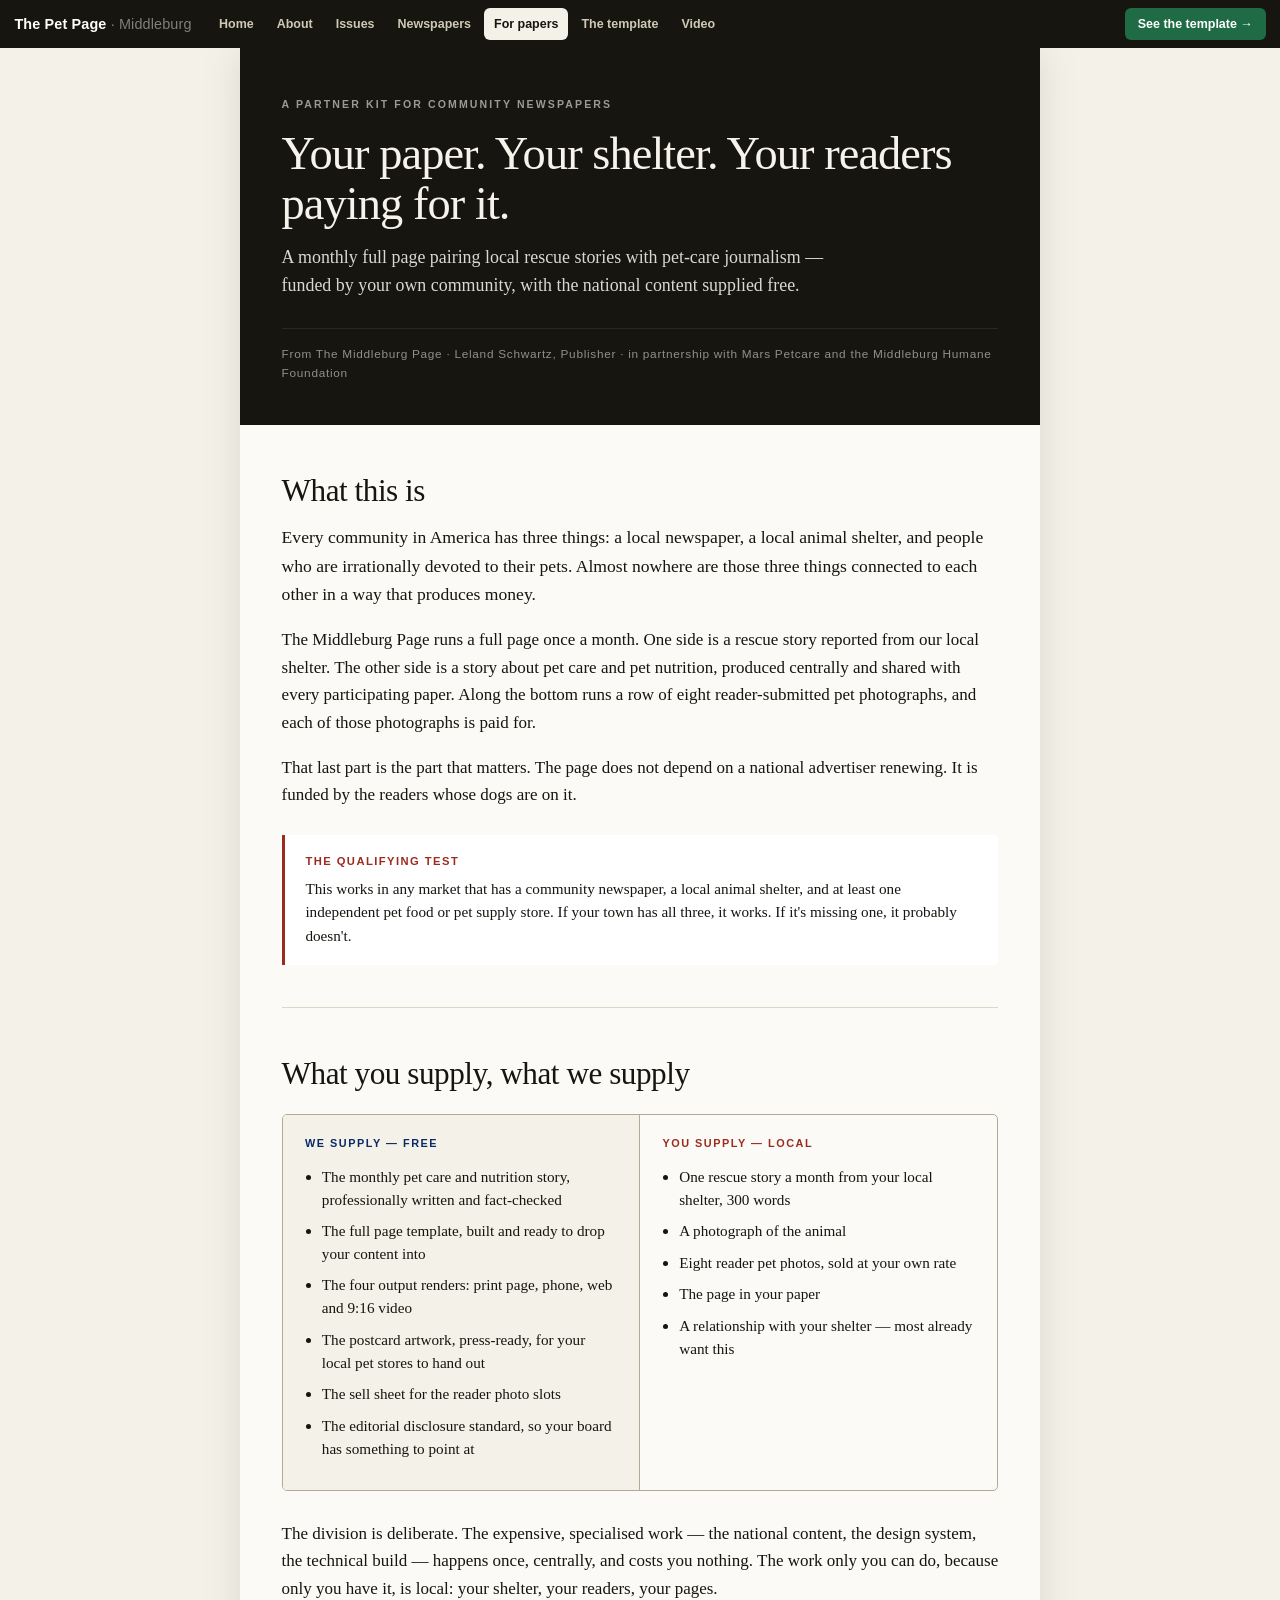
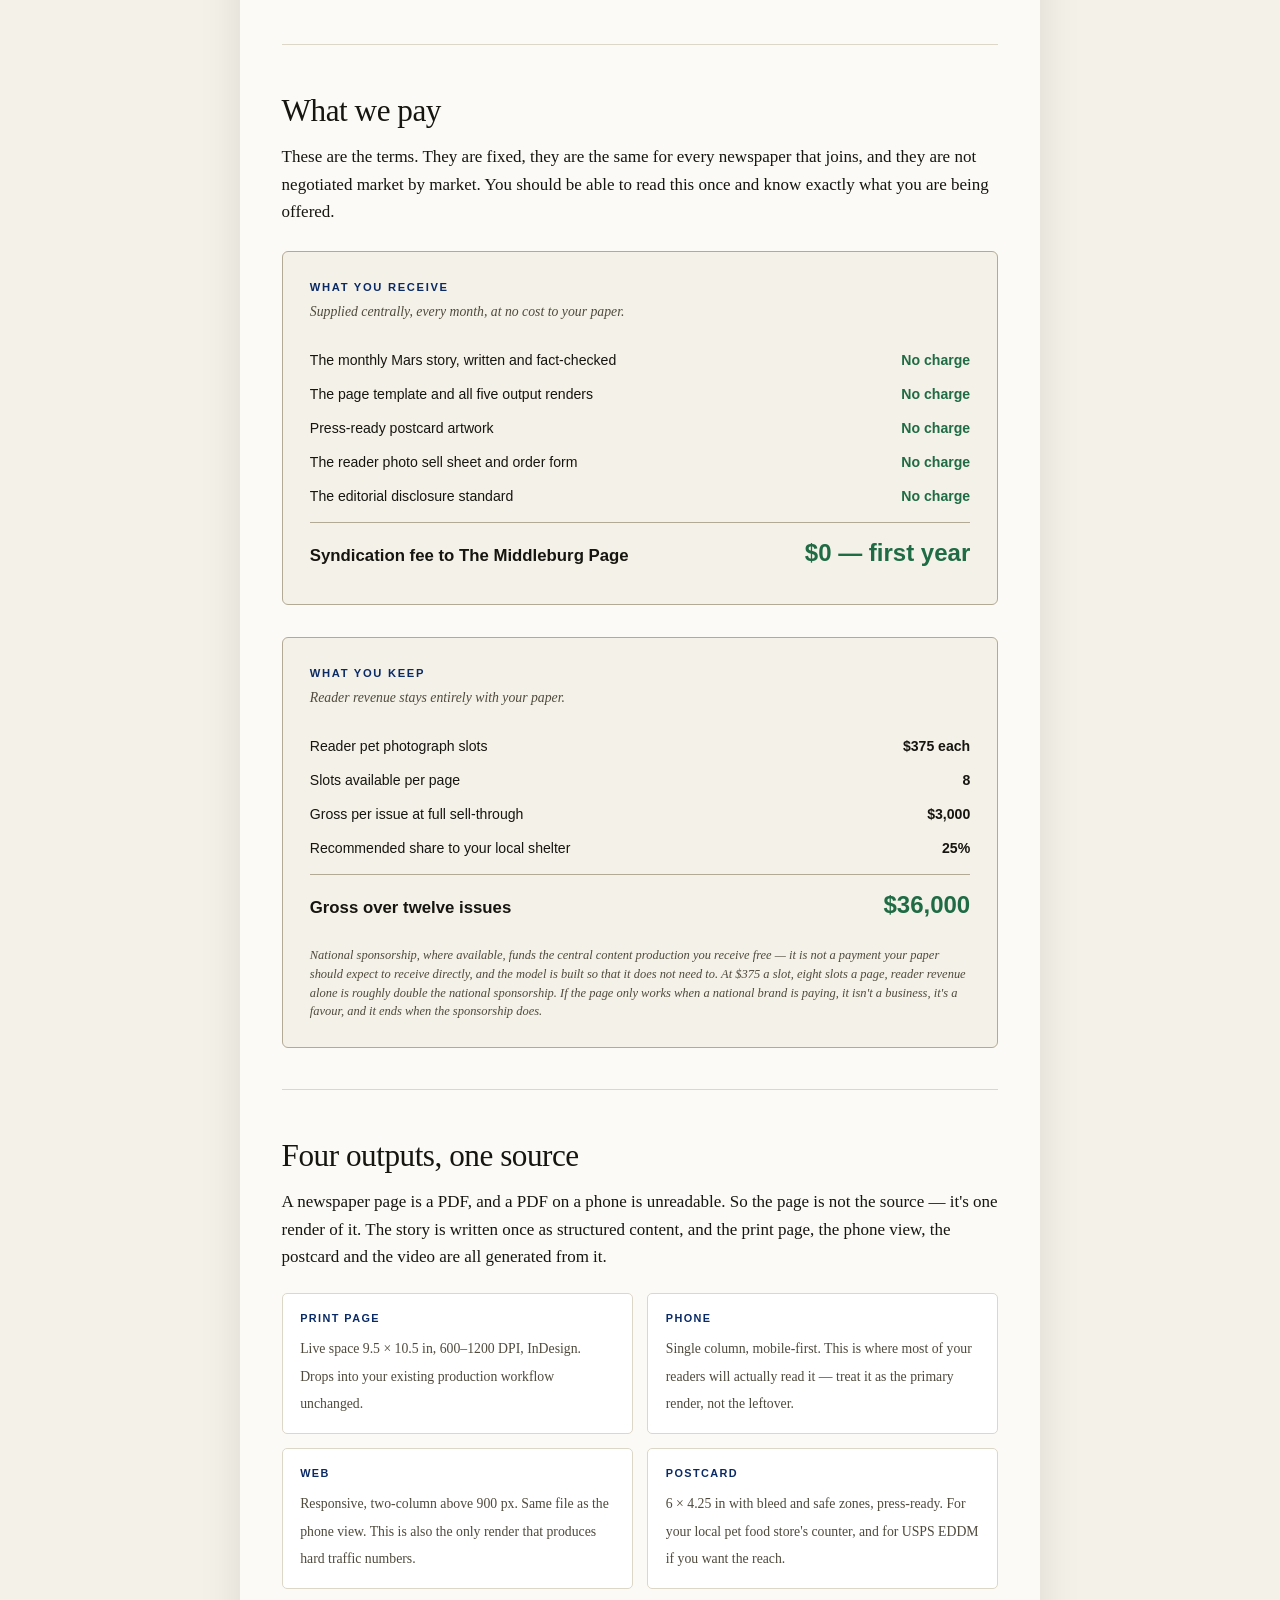
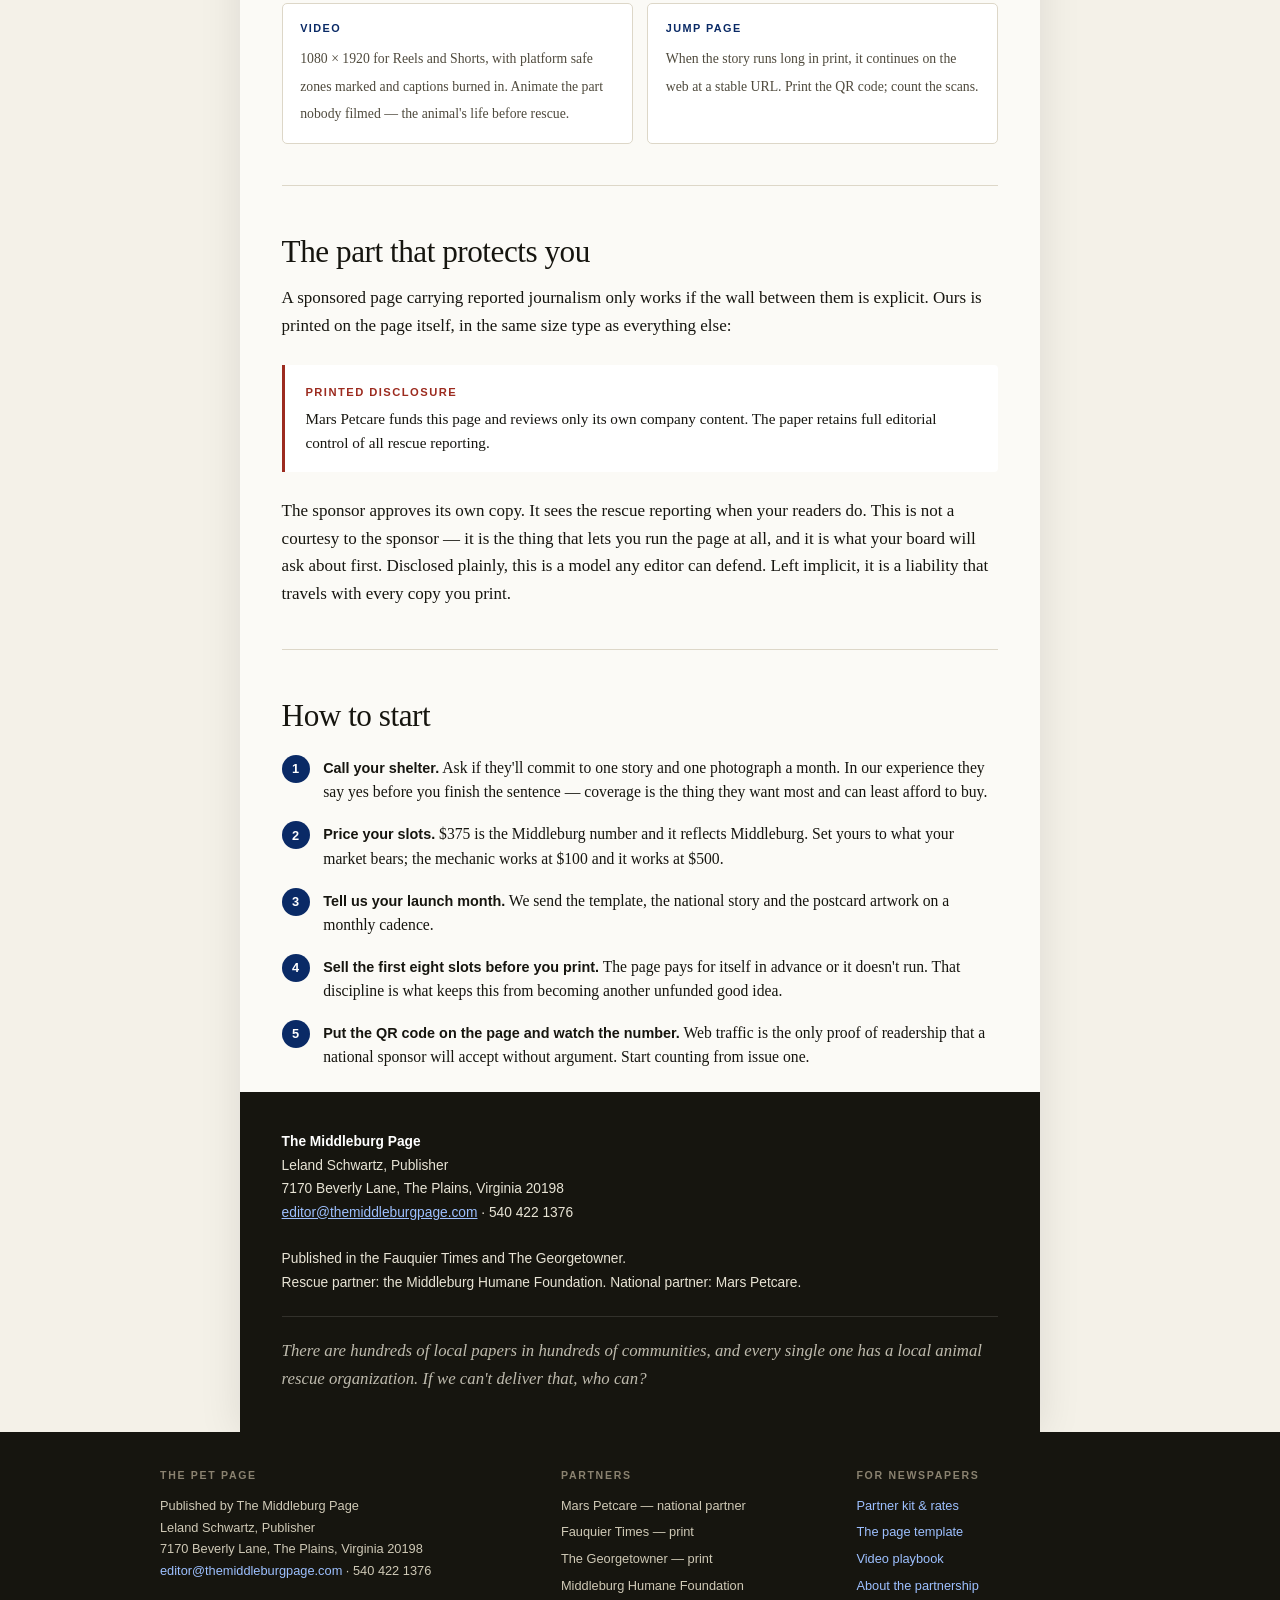
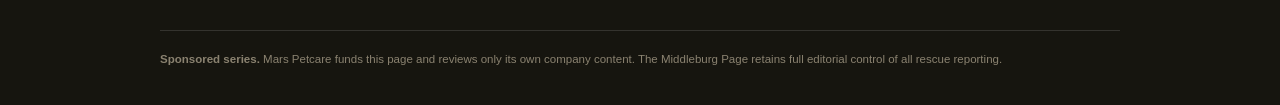
<file: partners.html>
<!DOCTYPE html>
<html lang="en">
<head>
<meta charset="utf-8">
<meta name="viewport" content="width=device-width, initial-scale=1">
<title>The Pet Page — A Partner Kit for Community Newspapers</title>
<meta name="description" content="How your paper can run a monthly pet page with your local shelter, funded by your own community. From The Middleburg Page, in partnership with Mars Petcare.">
<style>
:root{
  --ink:#16150f; --ink-soft:#4f4a3d; --paper:#fbfaf6; --warm:#f4f1e8;
  --rule:#ddd7c8; --rule-2:#b3aa95; --mars:#0a2a66; --mars-lt:#12489e;
  --adopt:#9c2b1f; --go:#1f6b45;
  --serif:"Iowan Old Style","Palatino Linotype",Palatino,Georgia,"Times New Roman",serif;
  --sans:-apple-system,BlinkMacSystemFont,"Segoe UI",Inter,Roboto,Helvetica,Arial,sans-serif;
}
*{box-sizing:border-box}
body{margin:0;background:var(--warm);color:var(--ink);font-family:var(--serif);font-size:17px;line-height:1.62}
.wrap{max-width:50rem;margin:0 auto;background:var(--paper);box-shadow:0 2px 40px rgba(0,0,0,.1)}
.inner{padding:0 2.6rem}

.hero{background:var(--ink);color:#f6f3ea;padding:3rem 2.6rem 2.6rem}
.hero .eyebrow{font-family:var(--sans);font-size:.66rem;font-weight:700;letter-spacing:.2em;text-transform:uppercase;opacity:.6;margin-bottom:1rem}
.hero h1{font-family:var(--serif);font-weight:400;font-size:2.9rem;line-height:1.06;letter-spacing:-.02em;margin:0 0 1rem}
.hero p{font-size:1.12rem;line-height:1.55;opacity:.88;margin:0;max-width:34rem}
.hero .from{font-family:var(--sans);font-size:.74rem;letter-spacing:.06em;opacity:.55;margin-top:1.8rem;border-top:1px solid rgba(255,255,255,.15);padding-top:1rem}

h2{font-family:var(--serif);font-weight:400;font-size:1.95rem;line-height:1.14;letter-spacing:-.015em;margin:3rem 0 .9rem}
h3{font-family:var(--sans);font-size:.72rem;font-weight:700;letter-spacing:.16em;text-transform:uppercase;color:var(--mars);margin:2.2rem 0 .7rem}
p{margin:0 0 1.1rem}
.lead{font-size:1.1rem}
em.q{font-style:italic;color:var(--ink-soft)}

.rule{border:0;border-top:1px solid var(--rule);margin:2.6rem 0}

/* split table */
.split{display:grid;grid-template-columns:1fr 1fr;gap:0;border:1px solid var(--rule-2);border-radius:5px;overflow:hidden;margin:1.4rem 0 1.8rem}
.split > div{padding:1.3rem 1.4rem}
.split .a{background:var(--warm);border-right:1px solid var(--rule-2)}
.split h4{font-family:var(--sans);font-size:.68rem;font-weight:700;letter-spacing:.14em;text-transform:uppercase;margin:0 0 .8rem}
.split .a h4{color:var(--mars)}
.split .b h4{color:var(--adopt)}
.split ul{margin:0;padding-left:1.05rem}
.split li{margin-bottom:.55rem;font-size:.95rem;line-height:1.5}

/* calculator */
.calc{background:var(--warm);border:1px solid var(--rule-2);border-radius:6px;padding:1.6rem 1.7rem;margin:1.6rem 0 2rem}
.calc h4{font-family:var(--sans);font-size:.7rem;font-weight:700;letter-spacing:.15em;text-transform:uppercase;color:var(--mars);margin:0 0 .3rem}
.calc .sub{font-size:.86rem;font-style:italic;color:var(--ink-soft);margin:0 0 1.3rem}
.field{display:grid;grid-template-columns:1fr 6.5rem;align-items:center;gap:.7rem;margin-bottom:.7rem}
.field label{font-family:var(--sans);font-size:.83rem}
.field label small{display:block;color:var(--ink-soft);font-size:.72rem;font-style:italic}
.field input{
  font-family:var(--sans);font-size:.92rem;font-weight:600;text-align:right;
  padding:.42rem .6rem;border:1px solid var(--rule-2);border-radius:4px;background:#fff;color:var(--ink);width:100%;
}
.field input:focus{outline:2px solid var(--mars-lt);outline-offset:-1px}
.calcout{border-top:2px solid var(--ink);margin-top:1.2rem;padding-top:1rem}
.orow{display:flex;justify-content:space-between;align-items:baseline;font-family:var(--sans);font-size:.88rem;padding:.35rem 0}
.orow.big{font-size:1.05rem;font-weight:700;border-top:1px solid var(--rule-2);margin-top:.5rem;padding-top:.7rem}
.orow .v{font-variant-numeric:tabular-nums;font-weight:700}
.orow .v.free{color:var(--go)}
.orow.big .v{color:var(--go);font-size:1.5rem}
.orow.neg .v{color:var(--adopt)}
.calcnote{font-size:.78rem;font-style:italic;color:var(--ink-soft);margin:1rem 0 0;line-height:1.5}

/* spec grid */
.specs{display:grid;grid-template-columns:repeat(2,1fr);gap:.9rem;margin:1.4rem 0 1.8rem}
.spec{border:1px solid var(--rule);border-radius:5px;padding:1rem 1.1rem;background:#fff}
.spec b{display:block;font-family:var(--sans);font-size:.68rem;font-weight:700;letter-spacing:.13em;text-transform:uppercase;color:var(--mars);margin-bottom:.4rem}
.spec span{font-size:.86rem;line-height:1.5;color:var(--ink-soft)}

/* callout */
.callout{border-left:3px solid var(--adopt);background:#fff;padding:1.1rem 1.3rem;margin:1.6rem 0;border-radius:0 4px 4px 0}
.callout b{font-family:var(--sans);font-size:.7rem;font-weight:700;letter-spacing:.13em;text-transform:uppercase;color:var(--adopt);display:block;margin-bottom:.4rem}
.callout p{margin:0;font-size:.95rem;line-height:1.55}

/* steps */
ol.steps{counter-reset:s;list-style:none;padding:0;margin:1.4rem 0}
ol.steps li{counter-increment:s;position:relative;padding-left:2.6rem;margin-bottom:1.1rem;font-size:.98rem;line-height:1.55}
ol.steps li::before{
  content:counter(s);position:absolute;left:0;top:-.05rem;
  width:1.75rem;height:1.75rem;border-radius:50%;background:var(--mars);color:#fff;
  font-family:var(--sans);font-size:.8rem;font-weight:700;display:grid;place-items:center;
}
ol.steps b{font-family:var(--sans);font-size:.9rem}

.foot{background:var(--ink);color:#e8e4d5;padding:2.4rem 2.6rem;font-family:var(--sans);font-size:.86rem;line-height:1.7}
.foot b{color:#fff}
.foot a{color:#9dc0ff}
.foot .sig{font-family:var(--serif);font-size:1.05rem;font-style:italic;opacity:.8;margin-top:1.4rem;padding-top:1.2rem;border-top:1px solid rgba(255,255,255,.15)}

@media (max-width:640px){
  .inner,.hero,.foot{padding-left:1.3rem;padding-right:1.3rem}
  .hero h1{font-size:2.1rem}
  .split,.specs{grid-template-columns:1fr}
  .split .a{border-right:0;border-bottom:1px solid var(--rule-2)}
}
@media print{
  body{background:#fff}
  .wrap{box-shadow:none;max-width:none}
  .calc input{border:0;background:transparent}
}
</style>
<link rel="stylesheet" href="assets/site.css">
</head>
<body>
<nav class="site-nav">
<a class="site-brand" href="index.html">The Pet Page <span>· Middleburg</span></a>
<a class="site-link" href="index.html">Home</a>
<a class="site-link" href="about.html">About</a>
<a class="site-link" href="issues/index.html">Issues</a>
<a class="site-link" href="newspapers.html">Newspapers</a>
<a class="site-link" href="partners.html" aria-current="page">For papers</a>
<a class="site-link" href="template.html">The template</a>
<a class="site-link" href="playbook.html">Video</a>
<span class="site-sp"></span>
<a class="site-cta" href="template.html">See the template →</a>
</nav>
<div class="wrap">

<div class="hero">
  <div class="eyebrow">A partner kit for community newspapers</div>
  <h1>Your paper. Your shelter. Your readers paying for it.</h1>
  <p>A monthly full page pairing local rescue stories with pet-care journalism — funded by your own community, with the national content supplied free.</p>
  <div class="from">From The Middleburg Page · Leland Schwartz, Publisher · in partnership with Mars Petcare and the Middleburg Humane Foundation</div>
</div>

<div class="inner">

<h2>What this is</h2>

<p class="lead">Every community in America has three things: a local newspaper, a local animal shelter, and people who are irrationally devoted to their pets. Almost nowhere are those three things connected to each other in a way that produces money.</p>

<p>The Middleburg Page runs a full page once a month. One side is a rescue story reported from our local shelter. The other side is a story about pet care and pet nutrition, produced centrally and shared with every participating paper. Along the bottom runs a row of eight reader-submitted pet photographs, and each of those photographs is paid for.</p>

<p>That last part is the part that matters. The page does not depend on a national advertiser renewing. It is funded by the readers whose dogs are on it.</p>

<div class="callout">
  <b>The qualifying test</b>
  <p>This works in any market that has a community newspaper, a local animal shelter, and at least one independent pet food or pet supply store. If your town has all three, it works. If it's missing one, it probably doesn't.</p>
</div>

<hr class="rule">

<h2>What you supply, what we supply</h2>

<div class="split">
  <div class="a">
    <h4>We supply — free</h4>
    <ul>
      <li>The monthly pet care and nutrition story, professionally written and fact-checked</li>
      <li>The full page template, built and ready to drop your content into</li>
      <li>The four output renders: print page, phone, web and 9:16 video</li>
      <li>The postcard artwork, press-ready, for your local pet stores to hand out</li>
      <li>The sell sheet for the reader photo slots</li>
      <li>The editorial disclosure standard, so your board has something to point at</li>
    </ul>
  </div>
  <div class="b">
    <h4>You supply — local</h4>
    <ul>
      <li>One rescue story a month from your local shelter, 300 words</li>
      <li>A photograph of the animal</li>
      <li>Eight reader pet photos, sold at your own rate</li>
      <li>The page in your paper</li>
      <li>A relationship with your shelter — most already want this</li>
    </ul>
  </div>
</div>

<p>The division is deliberate. The expensive, specialised work — the national content, the design system, the technical build — happens once, centrally, and costs you nothing. The work only you can do, because only you have it, is local: your shelter, your readers, your pages.</p>

<hr class="rule">

<h2>What we pay</h2>

<p>These are the terms. They are fixed, they are the same for every newspaper that joins, and they are not negotiated market by market. You should be able to read this once and know exactly what you are being offered.</p>

<div class="calc">
  <h4>What you receive</h4>
  <p class="sub">Supplied centrally, every month, at no cost to your paper.</p>
  <div class="orow"><span>The monthly Mars story, written and fact-checked</span><span class="v free">No charge</span></div>
  <div class="orow"><span>The page template and all five output renders</span><span class="v free">No charge</span></div>
  <div class="orow"><span>Press-ready postcard artwork</span><span class="v free">No charge</span></div>
  <div class="orow"><span>The reader photo sell sheet and order form</span><span class="v free">No charge</span></div>
  <div class="orow"><span>The editorial disclosure standard</span><span class="v free">No charge</span></div>
  <div class="orow big"><span>Syndication fee to The Middleburg Page</span><span class="v">$0 — first year</span></div>
</div>

<div class="calc">
  <h4>What you keep</h4>
  <p class="sub">Reader revenue stays entirely with your paper.</p>
  <div class="orow"><span>Reader pet photograph slots</span><span class="v">$375 each</span></div>
  <div class="orow"><span>Slots available per page</span><span class="v">8</span></div>
  <div class="orow"><span>Gross per issue at full sell-through</span><span class="v">$3,000</span></div>
  <div class="orow"><span>Recommended share to your local shelter</span><span class="v">25%</span></div>
  <div class="orow big"><span>Gross over twelve issues</span><span class="v">$36,000</span></div>
  <p class="calcnote">National sponsorship, where available, funds the central content production you receive free — it is not a payment your paper should expect to receive directly, and the model is built so that it does not need to. At $375 a slot, eight slots a page, reader revenue alone is roughly double the national sponsorship. If the page only works when a national brand is paying, it isn't a business, it's a favour, and it ends when the sponsorship does.</p>
</div>

<hr class="rule">

<h2>Four outputs, one source</h2>

<p>A newspaper page is a PDF, and a PDF on a phone is unreadable. So the page is not the source — it's one render of it. The story is written once as structured content, and the print page, the phone view, the postcard and the video are all generated from it.</p>

<div class="specs">
  <div class="spec"><b>Print page</b><span>Live space 9.5 × 10.5 in, 600–1200 DPI, InDesign. Drops into your existing production workflow unchanged.</span></div>
  <div class="spec"><b>Phone</b><span>Single column, mobile-first. This is where most of your readers will actually read it — treat it as the primary render, not the leftover.</span></div>
  <div class="spec"><b>Web</b><span>Responsive, two-column above 900 px. Same file as the phone view. This is also the only render that produces hard traffic numbers.</span></div>
  <div class="spec"><b>Postcard</b><span>6 × 4.25 in with bleed and safe zones, press-ready. For your local pet food store's counter, and for USPS EDDM if you want the reach.</span></div>
  <div class="spec"><b>Video</b><span>1080 × 1920 for Reels and Shorts, with platform safe zones marked and captions burned in. Animate the part nobody filmed — the animal's life before rescue.</span></div>
  <div class="spec"><b>Jump page</b><span>When the story runs long in print, it continues on the web at a stable URL. Print the QR code; count the scans.</span></div>
</div>

<hr class="rule">

<h2>The part that protects you</h2>

<p>A sponsored page carrying reported journalism only works if the wall between them is explicit. Ours is printed on the page itself, in the same size type as everything else:</p>

<div class="callout">
  <b>Printed disclosure</b>
  <p>Mars Petcare funds this page and reviews only its own company content. The paper retains full editorial control of all rescue reporting.</p>
</div>

<p>The sponsor approves its own copy. It sees the rescue reporting when your readers do. This is not a courtesy to the sponsor — it is the thing that lets you run the page at all, and it is what your board will ask about first. Disclosed plainly, this is a model any editor can defend. Left implicit, it is a liability that travels with every copy you print.</p>

<hr class="rule">

<h2>How to start</h2>

<ol class="steps">
  <li><b>Call your shelter.</b> Ask if they'll commit to one story and one photograph a month. In our experience they say yes before you finish the sentence — coverage is the thing they want most and can least afford to buy.</li>
  <li><b>Price your slots.</b> $375 is the Middleburg number and it reflects Middleburg. Set yours to what your market bears; the mechanic works at $100 and it works at $500.</li>
  <li><b>Tell us your launch month.</b> We send the template, the national story and the postcard artwork on a monthly cadence.</li>
  <li><b>Sell the first eight slots before you print.</b> The page pays for itself in advance or it doesn't run. That discipline is what keeps this from becoming another unfunded good idea.</li>
  <li><b>Put the QR code on the page and watch the number.</b> Web traffic is the only proof of readership that a national sponsor will accept without argument. Start counting from issue one.</li>
</ol>

</div>

<div class="foot">
  <b>The Middleburg Page</b><br>
  Leland Schwartz, Publisher<br>
  7170 Beverly Lane, The Plains, Virginia 20198<br>
  <a href="mailto:editor@themiddleburgpage.com">editor@themiddleburgpage.com</a> · 540 422 1376<br><br>
  Published in the Fauquier Times and The Georgetowner.<br>
  Rescue partner: the Middleburg Humane Foundation. National partner: Mars Petcare.
  <div class="sig">There are hundreds of local papers in hundreds of communities, and every single one has a local animal rescue organization. If we can't deliver that, who can?</div>
</div>

</div>


<footer class="site-foot">
  <div class="in">
    <div>
      <h4>The Pet Page</h4>
      Published by The Middleburg Page<br>
      Leland Schwartz, Publisher<br>
      7170 Beverly Lane, The Plains, Virginia 20198<br>
      <a href="mailto:editor@themiddleburgpage.com">editor@themiddleburgpage.com</a> · 540 422 1376
    </div>
    <div>
      <h4>Partners</h4>
      <ul>
        <li>Mars Petcare — national partner</li>
        <li>Fauquier Times — print</li>
        <li>The Georgetowner — print</li>
        <li>Middleburg Humane Foundation</li>
      </ul>
    </div>
    <div>
      <h4>For newspapers</h4>
      <ul>
        <li><a href="partners.html">Partner kit &amp; rates</a></li>
        <li><a href="template.html">The page template</a></li>
        <li><a href="playbook.html">Video playbook</a></li>
        <li><a href="about.html">About the partnership</a></li>
      </ul>
    </div>
  </div>
  <div class="legal">
    <b>Sponsored series.</b> Mars Petcare funds this page and reviews only its own company content.
    The Middleburg Page retains full editorial control of all rescue reporting.
  </div>
</footer>
</body>
</html>
</file>
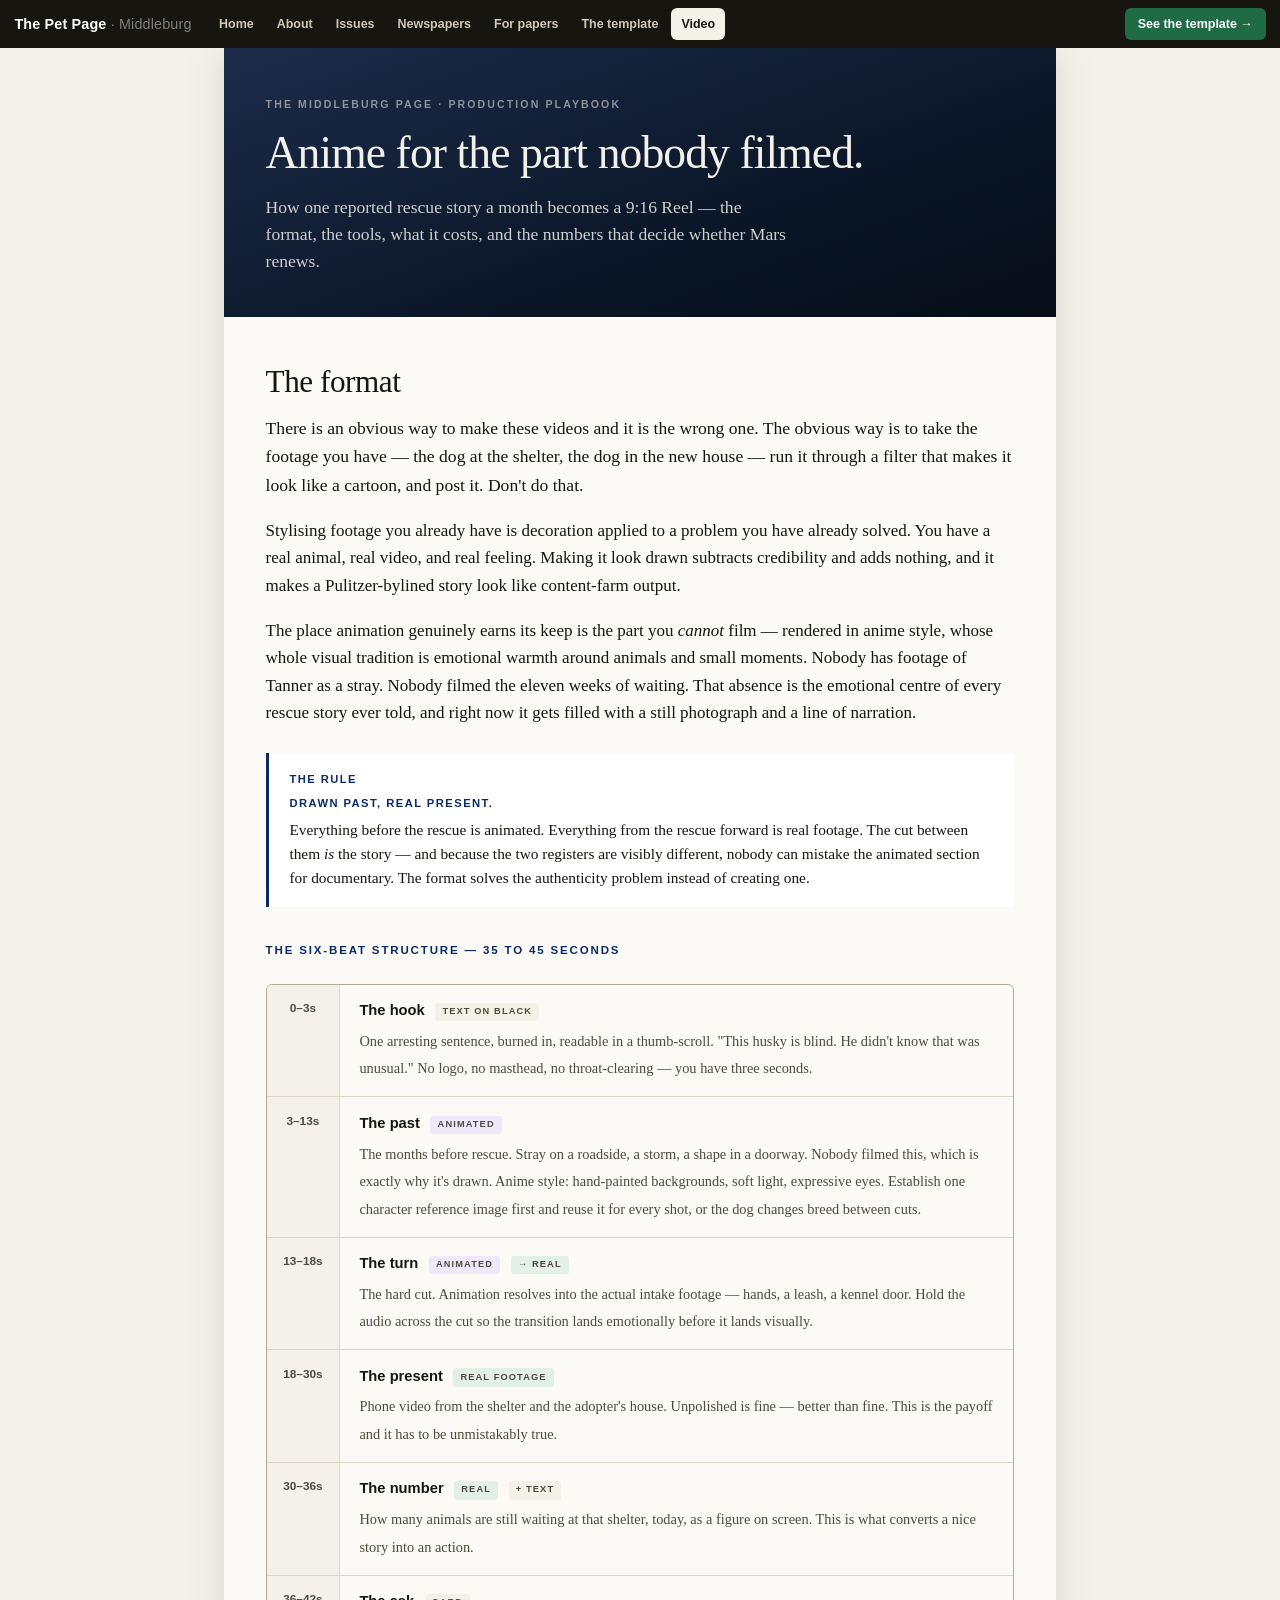
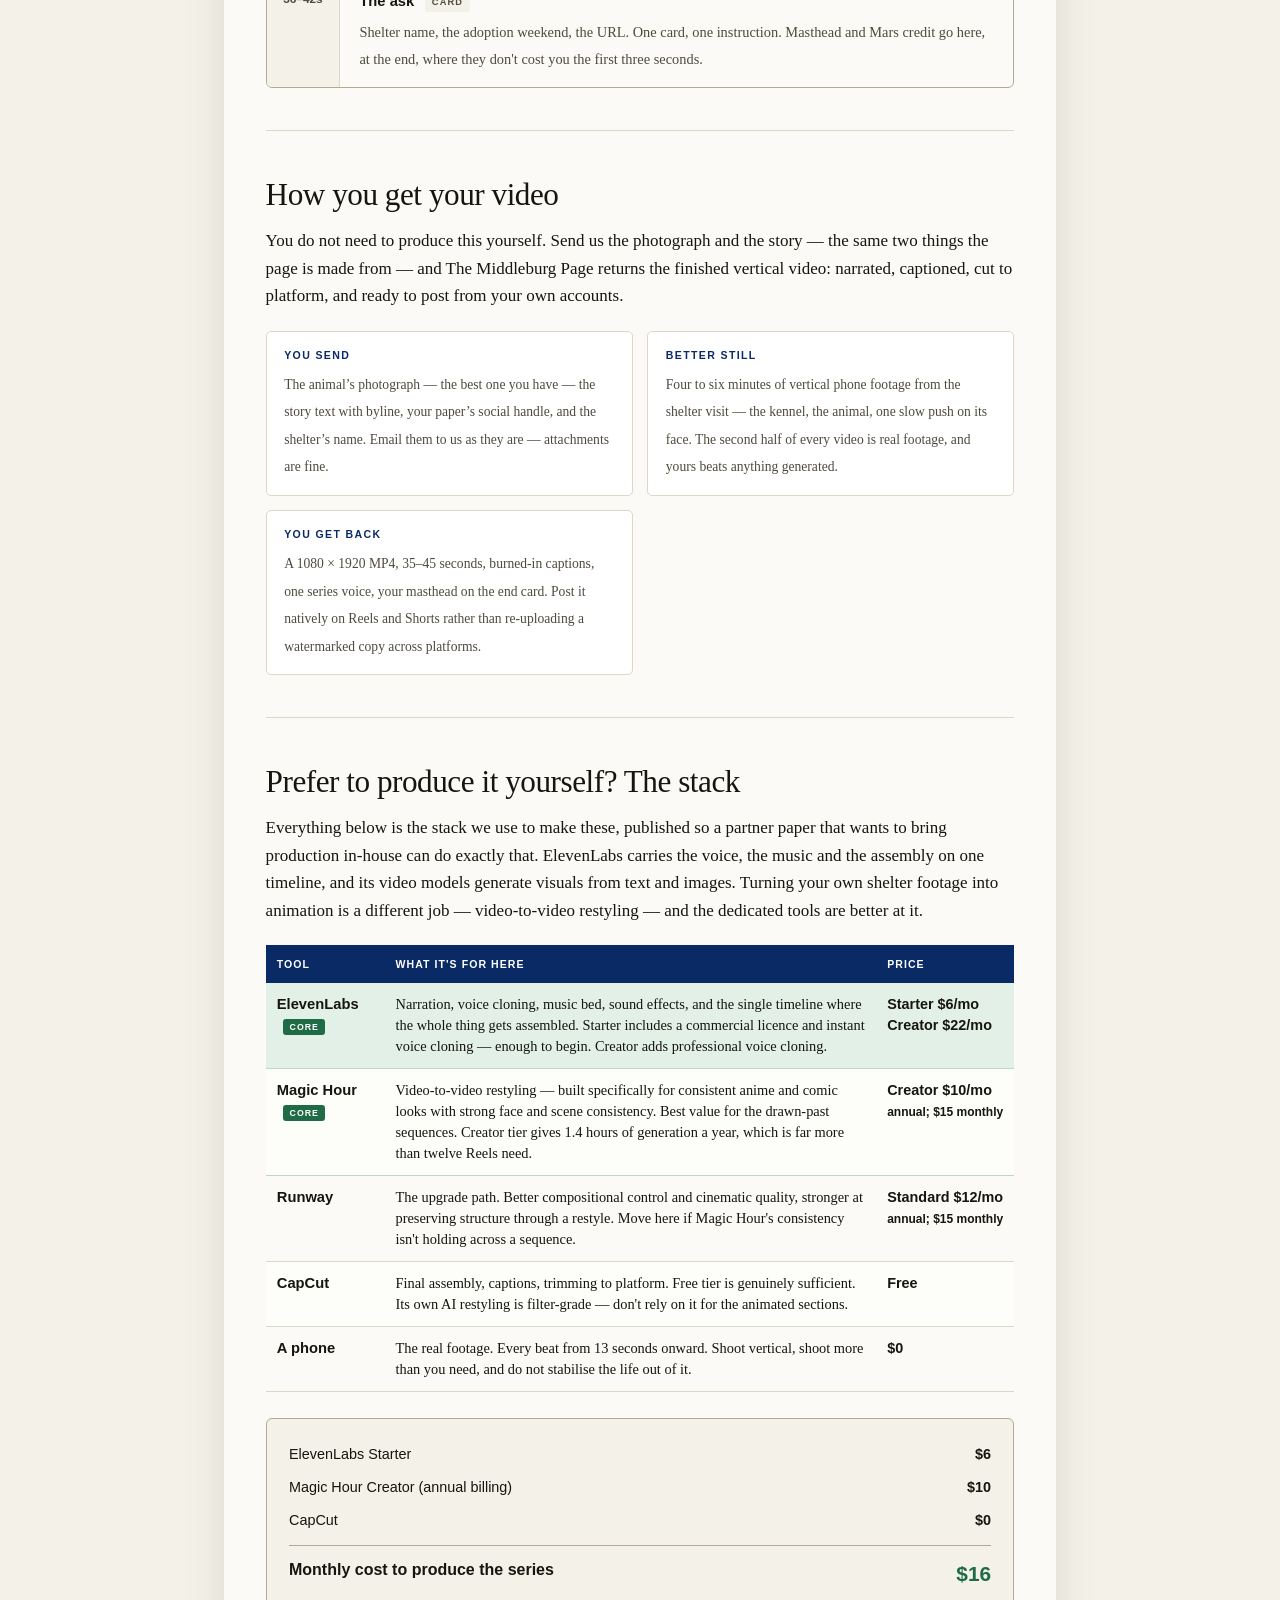
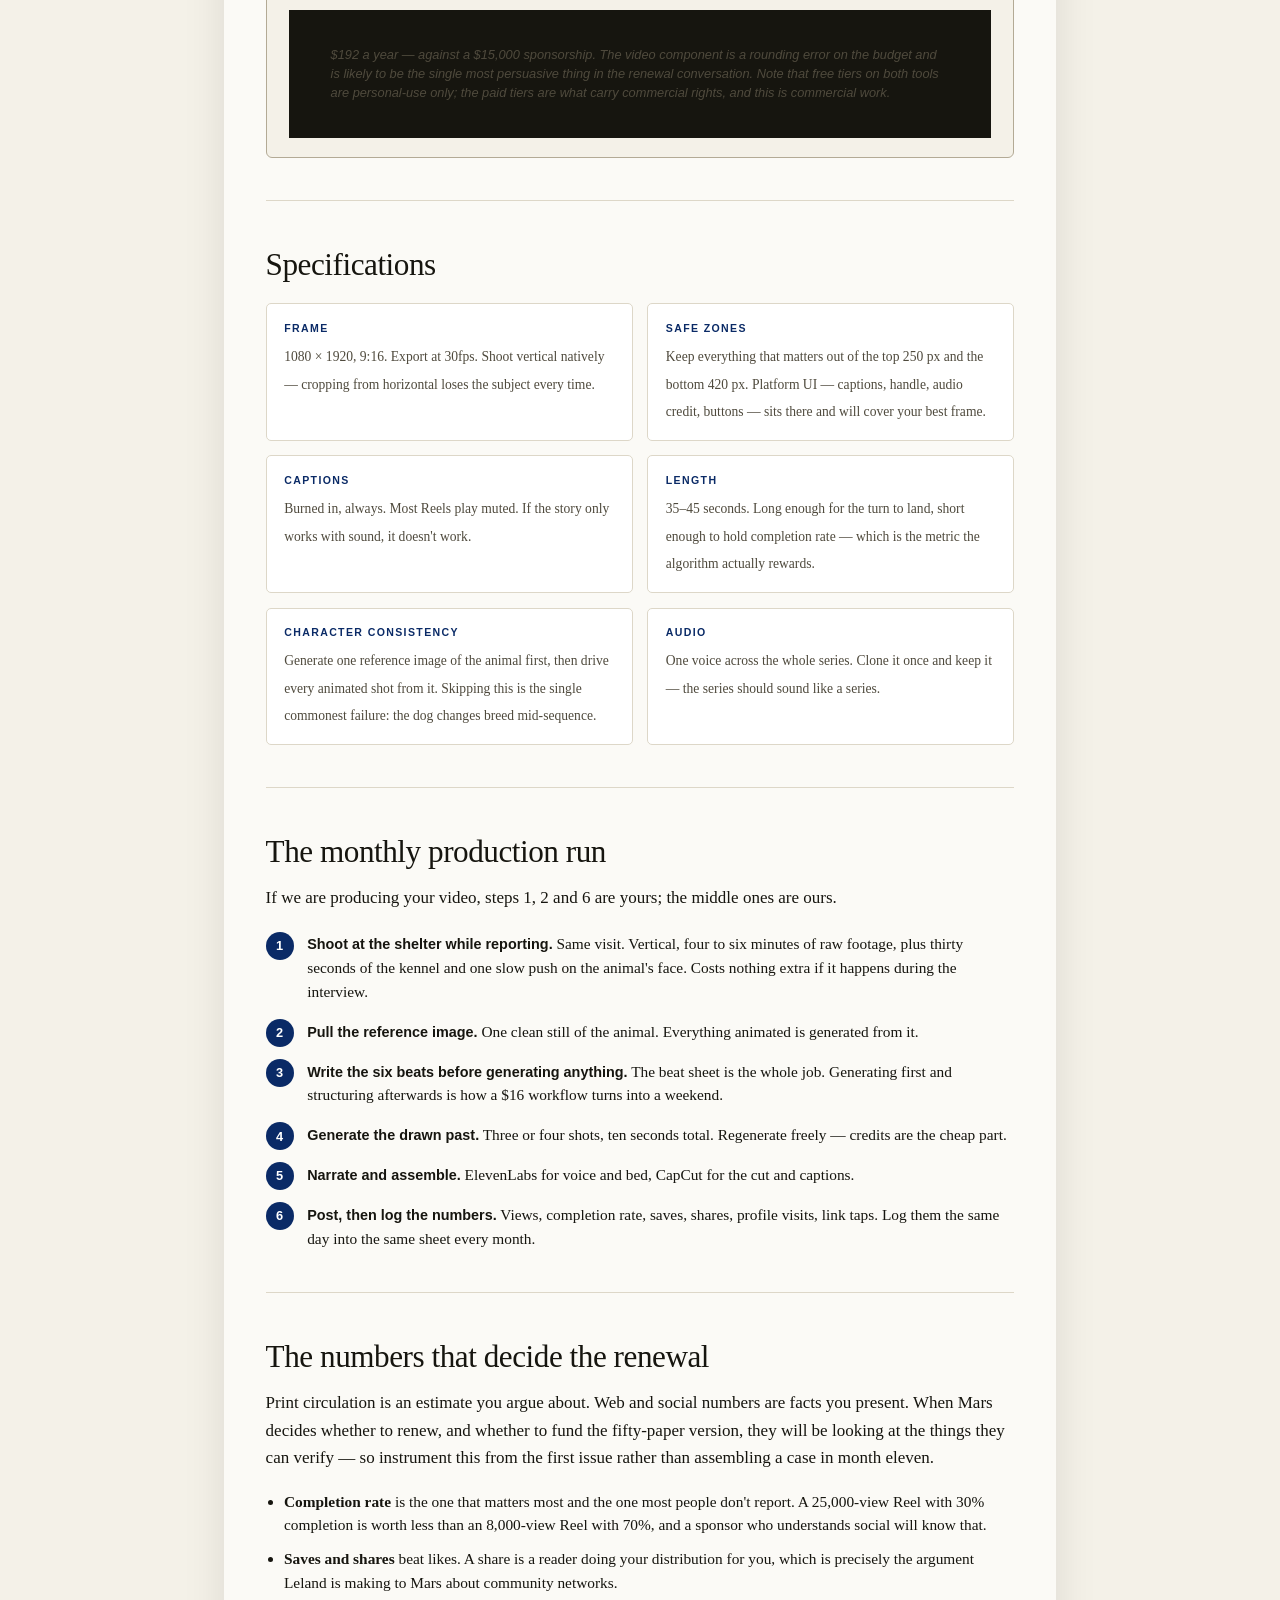
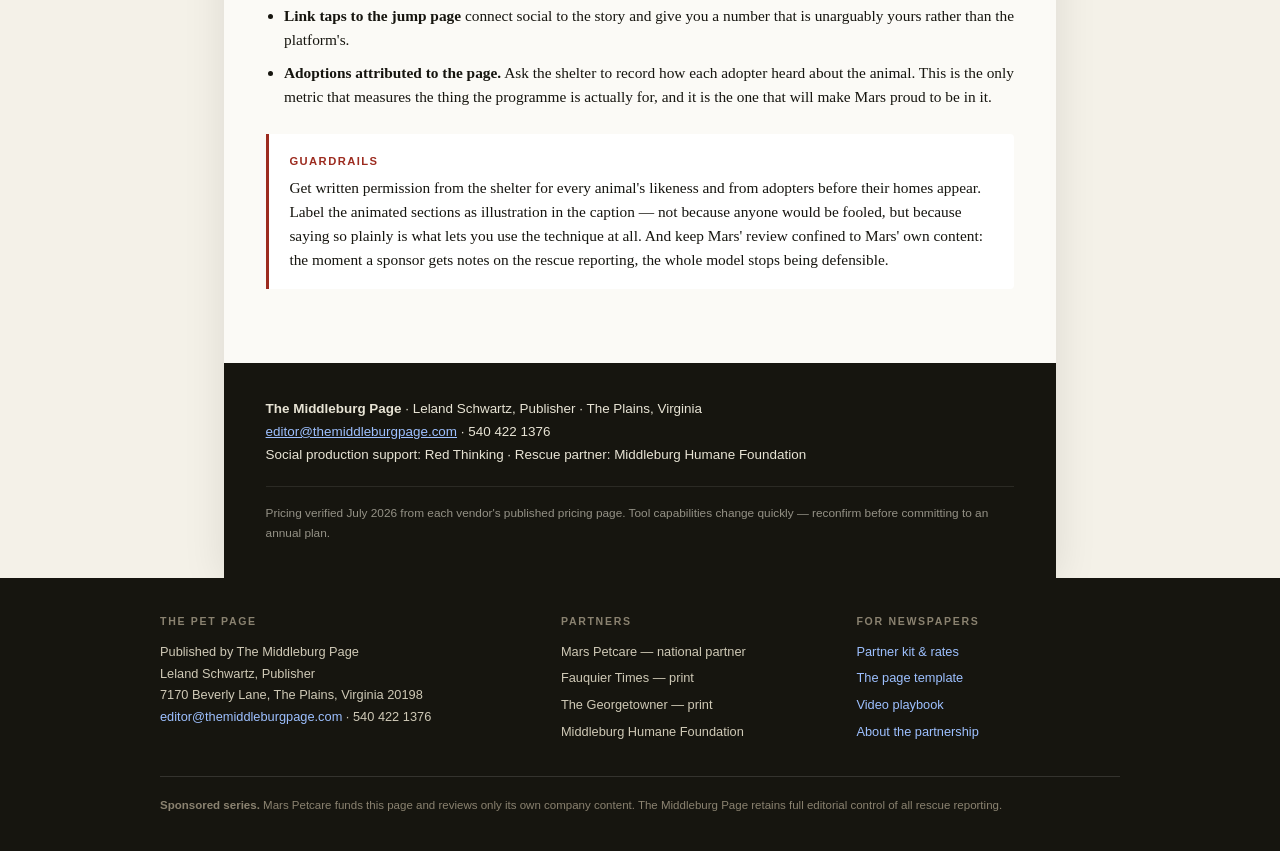
<file: playbook.html>
<!DOCTYPE html>
<html lang="en">
<head>
<meta charset="utf-8">
<meta name="viewport" content="width=device-width, initial-scale=1">
<title>Rescue Reels — Production Playbook</title>
<meta name="description" content="How to turn a monthly rescue story into a 9:16 Reel. Format, tool stack, costs, specs and the metrics that decide whether Mars renews.">
<style>
:root{
  --ink:#16150f;--ink-soft:#4f4a3d;--paper:#fbfaf6;--warm:#f4f1e8;
  --rule:#ddd7c8;--rule-2:#b3aa95;--mars:#0a2a66;--adopt:#9c2b1f;--go:#1f6b45;
  --draw:#6b4ea8;
  --serif:"Iowan Old Style","Palatino Linotype",Palatino,Georgia,"Times New Roman",serif;
  --sans:-apple-system,BlinkMacSystemFont,"Segoe UI",Inter,Roboto,Helvetica,Arial,sans-serif;
}
*{box-sizing:border-box}
body{margin:0;background:var(--warm);color:var(--ink);font-family:var(--serif);font-size:17px;line-height:1.62}
.wrap{max-width:52rem;margin:0 auto;background:var(--paper);box-shadow:0 2px 40px rgba(0,0,0,.1)}
.inner{padding:0 2.6rem 3rem}

.hero{background:linear-gradient(160deg,#1c2b4a,#0a1626 65%,#060d18);color:#f2f0ea;padding:3rem 2.6rem 2.6rem}
.hero .eyebrow{font-family:var(--sans);font-size:.66rem;font-weight:700;letter-spacing:.2em;text-transform:uppercase;opacity:.55;margin-bottom:1rem}
.hero h1{font-family:var(--serif);font-weight:400;font-size:2.85rem;line-height:1.06;letter-spacing:-.02em;margin:0 0 1rem}
.hero p{font-size:1.1rem;line-height:1.55;opacity:.85;margin:0;max-width:33rem}

h2{font-family:var(--serif);font-weight:400;font-size:1.95rem;line-height:1.14;letter-spacing:-.015em;margin:2.9rem 0 .9rem}
h3{font-family:var(--sans);font-size:.72rem;font-weight:700;letter-spacing:.16em;text-transform:uppercase;color:var(--mars);margin:2.1rem 0 .7rem}
p{margin:0 0 1.1rem}
.lead{font-size:1.1rem}
hr.rule{border:0;border-top:1px solid var(--rule);margin:2.6rem 0}

.callout{border-left:3px solid var(--adopt);background:#fff;padding:1.1rem 1.3rem;margin:1.6rem 0;border-radius:0 4px 4px 0}
.callout b{font-family:var(--sans);font-size:.7rem;font-weight:700;letter-spacing:.13em;text-transform:uppercase;color:var(--adopt);display:block;margin-bottom:.4rem}
.callout p{margin:0;font-size:.96rem;line-height:1.55}
.callout.blue{border-left-color:var(--mars)}
.callout.blue b{color:var(--mars)}

/* beat sheet */
.beats{margin:1.5rem 0 2rem;border:1px solid var(--rule-2);border-radius:6px;overflow:hidden}
.beat{display:grid;grid-template-columns:4.6rem 1fr;gap:0;border-bottom:1px solid var(--rule)}
.beat:last-child{border-bottom:0}
.beat .t{
  background:var(--warm);padding:.9rem .6rem;text-align:center;
  font-family:var(--sans);font-size:.74rem;font-weight:700;color:var(--ink-soft);
  border-right:1px solid var(--rule);font-variant-numeric:tabular-nums;
}
.beat .c{padding:.9rem 1.2rem}
.beat .c b{display:block;font-family:var(--sans);font-size:.92rem;margin-bottom:.25rem}
.beat .c span{font-size:.9rem;line-height:1.5;color:var(--ink-soft)}
.beat .c .mode{
  display:inline-block;font-family:var(--sans);font-size:.58rem;font-weight:700;
  letter-spacing:.12em;text-transform:uppercase;padding:.14rem .45rem;border-radius:3px;margin-left:.4rem;vertical-align:.1em;
}
.mode.drawn{background:#efe8fb;color:var(--draw)}
.mode.real{background:#e3f0e8;color:var(--go)}
.mode.text{background:var(--warm);color:var(--ink-soft)}

/* tools table */
table{width:100%;border-collapse:collapse;margin:1.3rem 0 1.6rem;font-size:.9rem}
th{
  background:var(--mars);color:#fff;font-family:var(--sans);font-size:.66rem;font-weight:700;
  letter-spacing:.1em;text-transform:uppercase;padding:.65rem .7rem;text-align:left;
}
td{padding:.7rem;border-bottom:1px solid var(--rule);vertical-align:top;line-height:1.45}
tr:nth-child(even) td{background:#fdfdfa}
td.price{font-family:var(--sans);font-weight:700;white-space:nowrap;font-variant-numeric:tabular-nums}
td b{font-family:var(--sans);font-size:.92rem}
.pick{background:#e3f0e8 !important}
.pick td{border-bottom-color:#bcd9c7}
.tag-pick{
  display:inline-block;background:var(--go);color:#fff;font-family:var(--sans);
  font-size:.55rem;font-weight:700;letter-spacing:.11em;text-transform:uppercase;
  padding:.12rem .4rem;border-radius:3px;margin-left:.4rem;vertical-align:.12em;
}

.total{
  background:var(--warm);border:1px solid var(--rule-2);border-radius:6px;
  padding:1.2rem 1.4rem;margin:1.4rem 0 1.8rem;
}
.total .row{display:flex;justify-content:space-between;font-family:var(--sans);font-size:.9rem;padding:.3rem 0}
.total .row.big{border-top:1px solid var(--rule-2);margin-top:.5rem;padding-top:.7rem;font-weight:700;font-size:1rem}
.total .row .v{font-variant-numeric:tabular-nums;font-weight:700}
.total .row.big .v{color:var(--go);font-size:1.3rem}
.total .foot{font-size:.8rem;font-style:italic;color:var(--ink-soft);margin-top:.9rem;line-height:1.5}

/* spec grid */
.specs{display:grid;grid-template-columns:repeat(2,1fr);gap:.9rem;margin:1.3rem 0 1.8rem}
.spec{border:1px solid var(--rule);border-radius:5px;padding:.95rem 1.1rem;background:#fff}
.spec b{display:block;font-family:var(--sans);font-size:.66rem;font-weight:700;letter-spacing:.13em;text-transform:uppercase;color:var(--mars);margin-bottom:.35rem}
.spec span{font-size:.85rem;line-height:1.5;color:var(--ink-soft)}

ol.steps{counter-reset:s;list-style:none;padding:0;margin:1.3rem 0}
ol.steps li{counter-increment:s;position:relative;padding-left:2.6rem;margin-bottom:1rem;font-size:.96rem;line-height:1.55}
ol.steps li::before{
  content:counter(s);position:absolute;left:0;top:-.05rem;width:1.75rem;height:1.75rem;
  border-radius:50%;background:var(--mars);color:#fff;font-family:var(--sans);
  font-size:.8rem;font-weight:700;display:grid;place-items:center;
}
ol.steps b{font-family:var(--sans);font-size:.9rem}

ul.plain{padding-left:1.15rem;margin:1rem 0 1.4rem}
ul.plain li{margin-bottom:.6rem;font-size:.96rem;line-height:1.55}

.foot{background:var(--ink);color:#e8e4d5;padding:2.2rem 2.6rem;font-family:var(--sans);font-size:.84rem;line-height:1.7}
.foot a{color:#9dc0ff}
.foot .src{font-size:.74rem;opacity:.6;margin-top:1.2rem;padding-top:1rem;border-top:1px solid rgba(255,255,255,.15)}

@media (max-width:640px){
  .inner,.hero,.foot{padding-left:1.3rem;padding-right:1.3rem}
  .hero h1{font-size:2.05rem}
  .specs{grid-template-columns:1fr}
  .beat{grid-template-columns:3.6rem 1fr}
  table{font-size:.82rem}
}
@media print{body{background:#fff}.wrap{box-shadow:none;max-width:none}}
</style>
<link rel="stylesheet" href="assets/site.css">
</head>
<body>
<nav class="site-nav">
<a class="site-brand" href="index.html">The Pet Page <span>· Middleburg</span></a>
<a class="site-link" href="index.html">Home</a>
<a class="site-link" href="about.html">About</a>
<a class="site-link" href="issues/index.html">Issues</a>
<a class="site-link" href="newspapers.html">Newspapers</a>
<a class="site-link" href="partners.html">For papers</a>
<a class="site-link" href="template.html">The template</a>
<a class="site-link" href="playbook.html" aria-current="page">Video</a>
<span class="site-sp"></span>
<a class="site-cta" href="template.html">See the template →</a>
</nav>
<div class="wrap">

<div class="hero">
  <div class="eyebrow">The Middleburg Page · Production playbook</div>
  <h1>Anime for the part nobody filmed.</h1>
  <p>How one reported rescue story a month becomes a 9:16 Reel — the format, the tools, what it costs, and the numbers that decide whether Mars renews.</p>
</div>

<div class="inner">

<h2>The format</h2>

<p class="lead">There is an obvious way to make these videos and it is the wrong one. The obvious way is to take the footage you have — the dog at the shelter, the dog in the new house — run it through a filter that makes it look like a cartoon, and post it. Don't do that.</p>

<p>Stylising footage you already have is decoration applied to a problem you have already solved. You have a real animal, real video, and real feeling. Making it look drawn subtracts credibility and adds nothing, and it makes a Pulitzer-bylined story look like content-farm output.</p>

<p>The place animation genuinely earns its keep is the part you <em>cannot</em> film — rendered in anime style, whose whole visual tradition is emotional warmth around animals and small moments. Nobody has footage of Tanner as a stray. Nobody filmed the eleven weeks of waiting. That absence is the emotional centre of every rescue story ever told, and right now it gets filled with a still photograph and a line of narration.</p>

<div class="callout blue">
  <b>The rule</b>
  <p><b>Drawn past, real present.</b> Everything before the rescue is animated. Everything from the rescue forward is real footage. The cut between them <em>is</em> the story — and because the two registers are visibly different, nobody can mistake the animated section for documentary. The format solves the authenticity problem instead of creating one.</p>
</div>

<h3>The six-beat structure — 35 to 45 seconds</h3>

<div class="beats">
  <div class="beat">
    <div class="t">0–3s</div>
    <div class="c"><b>The hook <span class="mode text">Text on black</span></b>
    <span>One arresting sentence, burned in, readable in a thumb-scroll. "This husky is blind. He didn't know that was unusual." No logo, no masthead, no throat-clearing — you have three seconds.</span></div>
  </div>
  <div class="beat">
    <div class="t">3–13s</div>
    <div class="c"><b>The past <span class="mode drawn">Animated</span></b>
    <span>The months before rescue. Stray on a roadside, a storm, a shape in a doorway. Nobody filmed this, which is exactly why it's drawn. Anime style: hand-painted backgrounds, soft light, expressive eyes. Establish one character reference image first and reuse it for every shot, or the dog changes breed between cuts.</span></div>
  </div>
  <div class="beat">
    <div class="t">13–18s</div>
    <div class="c"><b>The turn <span class="mode drawn">Animated</span> <span class="mode real">→ Real</span></b>
    <span>The hard cut. Animation resolves into the actual intake footage — hands, a leash, a kennel door. Hold the audio across the cut so the transition lands emotionally before it lands visually.</span></div>
  </div>
  <div class="beat">
    <div class="t">18–30s</div>
    <div class="c"><b>The present <span class="mode real">Real footage</span></b>
    <span>Phone video from the shelter and the adopter's house. Unpolished is fine — better than fine. This is the payoff and it has to be unmistakably true.</span></div>
  </div>
  <div class="beat">
    <div class="t">30–36s</div>
    <div class="c"><b>The number <span class="mode real">Real</span> <span class="mode text">+ text</span></b>
    <span>How many animals are still waiting at that shelter, today, as a figure on screen. This is what converts a nice story into an action.</span></div>
  </div>
  <div class="beat">
    <div class="t">36–42s</div>
    <div class="c"><b>The ask <span class="mode text">Card</span></b>
    <span>Shelter name, the adoption weekend, the URL. One card, one instruction. Masthead and Mars credit go here, at the end, where they don't cost you the first three seconds.</span></div>
  </div>
</div>

<hr class="rule">

<h2>How you get your video</h2>

<p>You do not need to produce this yourself. Send us the photograph and the story — the same two things the page is made from — and The Middleburg Page returns the finished vertical video: narrated, captioned, cut to platform, and ready to post from your own accounts.</p>

<div class="specs">
  <div class="spec"><b>You send</b><span>The animal&rsquo;s photograph — the best one you have — the story text with byline, your paper&rsquo;s social handle, and the shelter&rsquo;s name. Email them to us as they are &mdash; attachments are fine.</span></div>
  <div class="spec"><b>Better still</b><span>Four to six minutes of vertical phone footage from the shelter visit — the kennel, the animal, one slow push on its face. The second half of every video is real footage, and yours beats anything generated.</span></div>
  <div class="spec"><b>You get back</b><span>A 1080 × 1920 MP4, 35–45 seconds, burned-in captions, one series voice, your masthead on the end card. Post it natively on Reels and Shorts rather than re-uploading a watermarked copy across platforms.</span></div>
</div>

<hr class="rule">

<h2>Prefer to produce it yourself? The stack</h2>

<p>Everything below is the stack we use to make these, published so a partner paper that wants to bring production in-house can do exactly that. ElevenLabs carries the voice, the music and the assembly on one timeline, and its video models generate visuals from text and images. Turning your own shelter footage into animation is a different job — video-to-video restyling — and the dedicated tools are better at it.</p>

<table>
  <thead><tr><th>Tool</th><th>What it's for here</th><th>Price</th></tr></thead>
  <tbody>
    <tr class="pick">
      <td><b>ElevenLabs</b> <span class="tag-pick">Core</span></td>
      <td>Narration, voice cloning, music bed, sound effects, and the single timeline where the whole thing gets assembled. Starter includes a commercial licence and instant voice cloning — enough to begin. Creator adds professional voice cloning.</td>
      <td class="price">Starter $6/mo<br>Creator $22/mo</td>
    </tr>
    <tr class="pick">
      <td><b>Magic Hour</b> <span class="tag-pick">Core</span></td>
      <td>Video-to-video restyling — built specifically for consistent anime and comic looks with strong face and scene consistency. Best value for the drawn-past sequences. Creator tier gives 1.4 hours of generation a year, which is far more than twelve Reels need.</td>
      <td class="price">Creator $10/mo<br><small>annual; $15 monthly</small></td>
    </tr>
    <tr>
      <td><b>Runway</b></td>
      <td>The upgrade path. Better compositional control and cinematic quality, stronger at preserving structure through a restyle. Move here if Magic Hour's consistency isn't holding across a sequence.</td>
      <td class="price">Standard $12/mo<br><small>annual; $15 monthly</small></td>
    </tr>
    <tr>
      <td><b>CapCut</b></td>
      <td>Final assembly, captions, trimming to platform. Free tier is genuinely sufficient. Its own AI restyling is filter-grade — don't rely on it for the animated sections.</td>
      <td class="price">Free</td>
    </tr>
    <tr>
      <td><b>A phone</b></td>
      <td>The real footage. Every beat from 13 seconds onward. Shoot vertical, shoot more than you need, and do not stabilise the life out of it.</td>
      <td class="price">$0</td>
    </tr>
  </tbody>
</table>

<div class="total">
  <div class="row"><span>ElevenLabs Starter</span><span class="v">$6</span></div>
  <div class="row"><span>Magic Hour Creator (annual billing)</span><span class="v">$10</span></div>
  <div class="row"><span>CapCut</span><span class="v">$0</span></div>
  <div class="row big"><span>Monthly cost to produce the series</span><span class="v">$16</span></div>
  <div class="foot">$192 a year — against a $15,000 sponsorship. The video component is a rounding error on the budget and is likely to be the single most persuasive thing in the renewal conversation. Note that free tiers on both tools are personal-use only; the paid tiers are what carry commercial rights, and this is commercial work.</div>
</div>

<hr class="rule">

<h2>Specifications</h2>

<div class="specs">
  <div class="spec"><b>Frame</b><span>1080 × 1920, 9:16. Export at 30fps. Shoot vertical natively — cropping from horizontal loses the subject every time.</span></div>
  <div class="spec"><b>Safe zones</b><span>Keep everything that matters out of the top 250 px and the bottom 420 px. Platform UI — captions, handle, audio credit, buttons — sits there and will cover your best frame.</span></div>
  <div class="spec"><b>Captions</b><span>Burned in, always. Most Reels play muted. If the story only works with sound, it doesn't work.</span></div>
  <div class="spec"><b>Length</b><span>35–45 seconds. Long enough for the turn to land, short enough to hold completion rate — which is the metric the algorithm actually rewards.</span></div>
  <div class="spec"><b>Character consistency</b><span>Generate one reference image of the animal first, then drive every animated shot from it. Skipping this is the single commonest failure: the dog changes breed mid-sequence.</span></div>
  <div class="spec"><b>Audio</b><span>One voice across the whole series. Clone it once and keep it — the series should sound like a series.</span></div>
</div>

<hr class="rule">

<h2>The monthly production run</h2>

<p>If we are producing your video, steps 1, 2 and 6 are yours; the middle ones are ours.</p>

<ol class="steps">
  <li><b>Shoot at the shelter while reporting.</b> Same visit. Vertical, four to six minutes of raw footage, plus thirty seconds of the kennel and one slow push on the animal's face. Costs nothing extra if it happens during the interview.</li>
  <li><b>Pull the reference image.</b> One clean still of the animal. Everything animated is generated from it.</li>
  <li><b>Write the six beats before generating anything.</b> The beat sheet is the whole job. Generating first and structuring afterwards is how a $16 workflow turns into a weekend.</li>
  <li><b>Generate the drawn past.</b> Three or four shots, ten seconds total. Regenerate freely — credits are the cheap part.</li>
  <li><b>Narrate and assemble.</b> ElevenLabs for voice and bed, CapCut for the cut and captions.</li>
  <li><b>Post, then log the numbers.</b> Views, completion rate, saves, shares, profile visits, link taps. Log them the same day into the same sheet every month.</li>
</ol>

<hr class="rule">

<h2>The numbers that decide the renewal</h2>

<p>Print circulation is an estimate you argue about. Web and social numbers are facts you present. When Mars decides whether to renew, and whether to fund the fifty-paper version, they will be looking at the things they can verify — so instrument this from the first issue rather than assembling a case in month eleven.</p>

<ul class="plain">
  <li><b>Completion rate</b> is the one that matters most and the one most people don't report. A 25,000-view Reel with 30% completion is worth less than an 8,000-view Reel with 70%, and a sponsor who understands social will know that.</li>
  <li><b>Saves and shares</b> beat likes. A share is a reader doing your distribution for you, which is precisely the argument Leland is making to Mars about community networks.</li>
  <li><b>Link taps to the jump page</b> connect social to the story and give you a number that is unarguably yours rather than the platform's.</li>
  <li><b>Adoptions attributed to the page.</b> Ask the shelter to record how each adopter heard about the animal. This is the only metric that measures the thing the programme is actually for, and it is the one that will make Mars proud to be in it.</li>
</ul>

<div class="callout">
  <b>Guardrails</b>
  <p>Get written permission from the shelter for every animal's likeness and from adopters before their homes appear. Label the animated sections as illustration in the caption — not because anyone would be fooled, but because saying so plainly is what lets you use the technique at all. And keep Mars' review confined to Mars' own content: the moment a sponsor gets notes on the rescue reporting, the whole model stops being defensible.</p>
</div>

</div>

<div class="foot">
  <b>The Middleburg Page</b> · Leland Schwartz, Publisher · The Plains, Virginia<br>
  <a href="mailto:editor@themiddleburgpage.com">editor@themiddleburgpage.com</a> · 540 422 1376<br>
  Social production support: Red Thinking · Rescue partner: Middleburg Humane Foundation
  <div class="src">
    Pricing verified July 2026 from each vendor's published pricing page. Tool capabilities change quickly — reconfirm before committing to an annual plan.
  </div>
</div>

</div>
<footer class="site-foot">
  <div class="in">
    <div>
      <h4>The Pet Page</h4>
      Published by The Middleburg Page<br>
      Leland Schwartz, Publisher<br>
      7170 Beverly Lane, The Plains, Virginia 20198<br>
      <a href="mailto:editor@themiddleburgpage.com">editor@themiddleburgpage.com</a> · 540 422 1376
    </div>
    <div>
      <h4>Partners</h4>
      <ul>
        <li>Mars Petcare — national partner</li>
        <li>Fauquier Times — print</li>
        <li>The Georgetowner — print</li>
        <li>Middleburg Humane Foundation</li>
      </ul>
    </div>
    <div>
      <h4>For newspapers</h4>
      <ul>
        <li><a href="partners.html">Partner kit &amp; rates</a></li>
        <li><a href="template.html">The page template</a></li>
        <li><a href="playbook.html">Video playbook</a></li>
        <li><a href="about.html">About the partnership</a></li>
      </ul>
    </div>
  </div>
  <div class="legal">
    <b>Sponsored series.</b> Mars Petcare funds this page and reviews only its own company content.
    The Middleburg Page retains full editorial control of all rescue reporting.
  </div>
</footer>
</body>
</html>
</file>
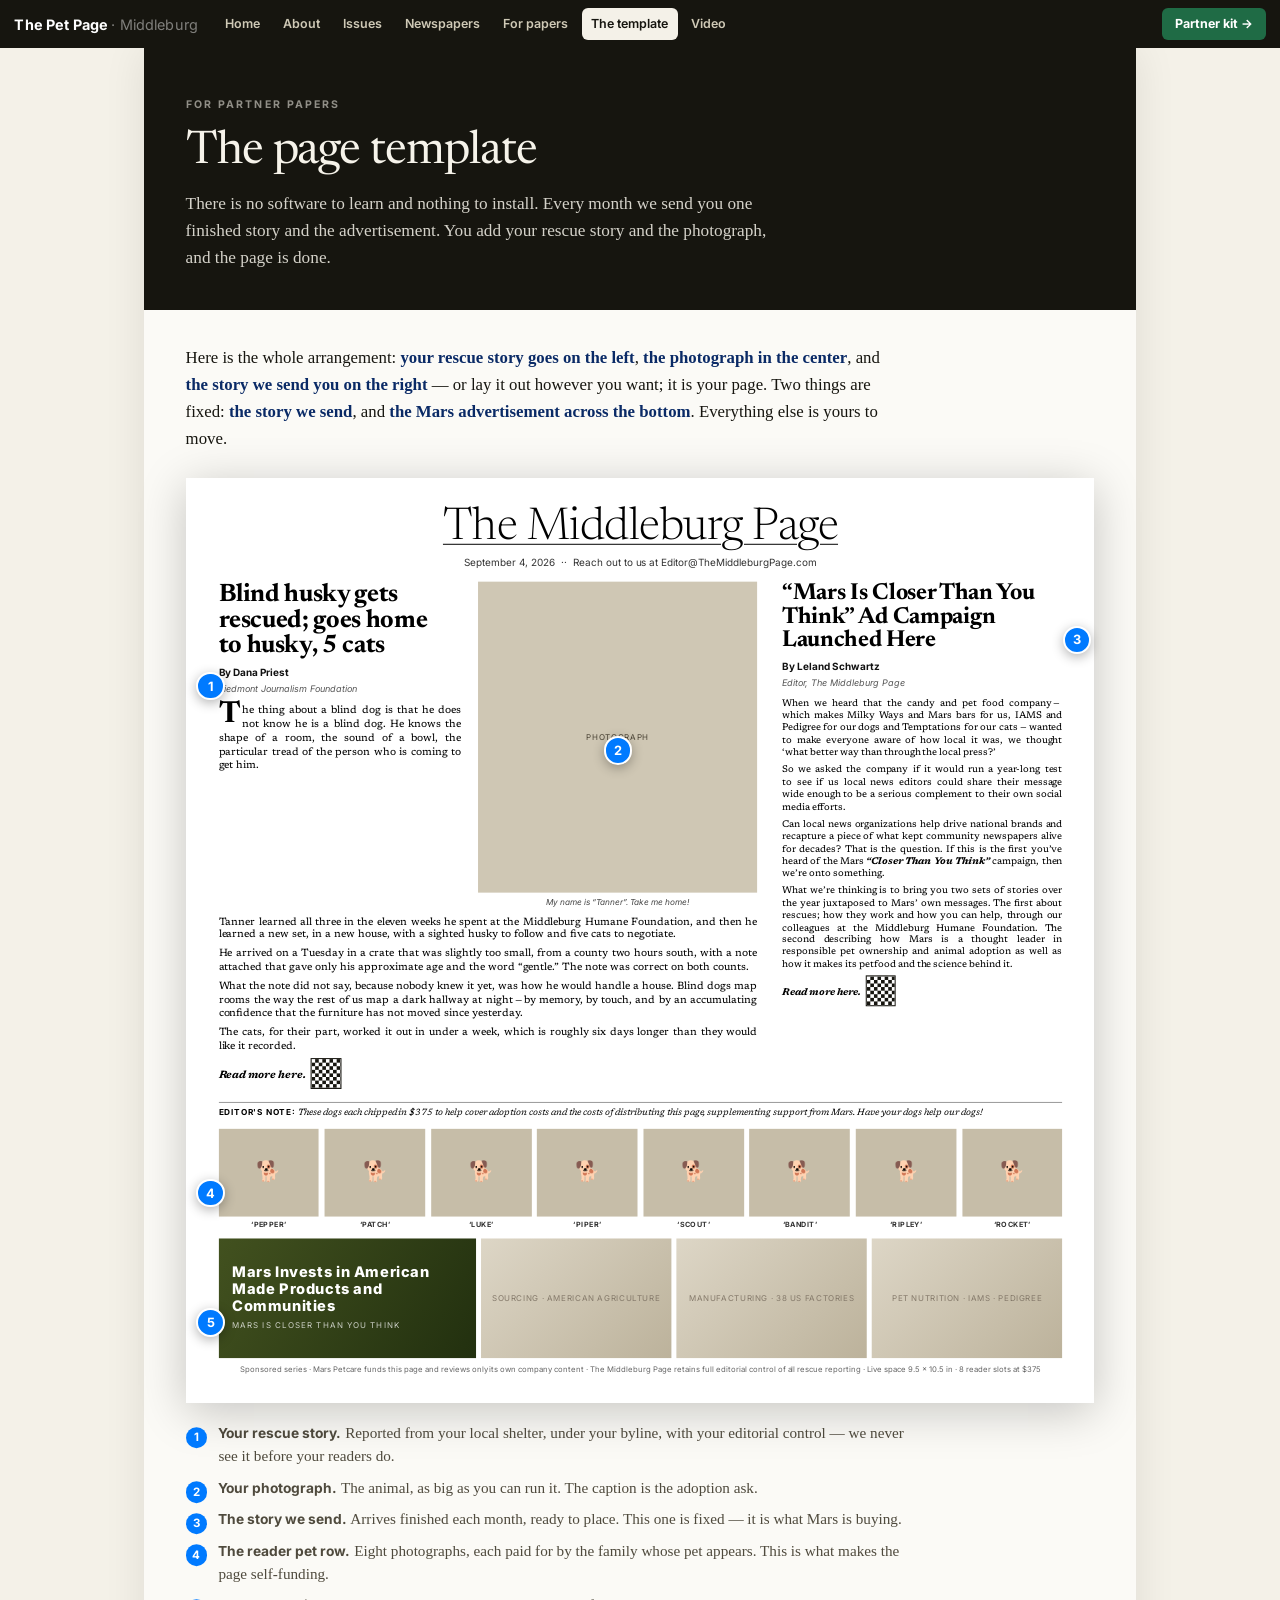
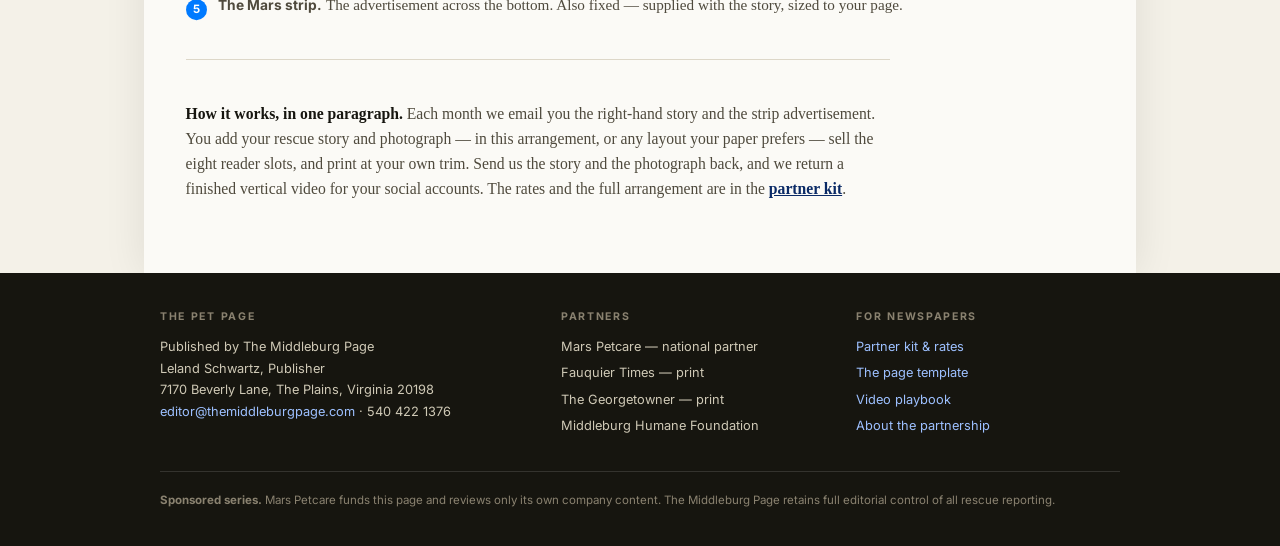
<file: template.html>
<!DOCTYPE html>
<html lang="en">
<head>
<meta charset="utf-8">
<meta name="viewport" content="width=device-width, initial-scale=1">
<title>The page template — The Pet Page</title>
<meta name="description" content="What the Pet Page looks like on paper: your rescue story on the left, the photograph in the center, the story we send on the right, and the Mars strip across the bottom.">
<link rel="preconnect" href="https://fonts.googleapis.com">
<link rel="preconnect" href="https://fonts.gstatic.com" crossorigin>
<link href="https://fonts.googleapis.com/css2?family=Newsreader:ital,opsz,wght@0,6..72,200..800;1,6..72,200..800&family=Inter:wght@400;500;600;700;800&display=swap" rel="stylesheet">
<link rel="stylesheet" href="assets/site.css">
<style>
:root{
  --ink:#16150f; --soft:#4f4a3d; --paper:#fbfaf6; --warm:#f4f1e8;
  --rule:#ddd7c8; --rule2:#b3aa95; --mars:#0a2a66; --go:#1f6b45;
  --ui:'Inter',-apple-system,BlinkMacSystemFont,'Segoe UI',Roboto,Helvetica,Arial,sans-serif;
  --textFace:'Newsreader'; --displayFace:'Newsreader';
  --bodySize:7.9pt; --leading:1.32; --headSize:19pt;
}
.t-wrap{max-width:62rem;margin:0 auto;background:var(--paper);box-shadow:0 2px 40px rgba(0,0,0,.09)}
.t-pad{padding:0 2.6rem 3.5rem}
.t-hero{background:var(--ink);color:#f6f3ea;padding:3rem 2.6rem 2.4rem}
.t-hero .eyebrow{font-family:var(--ui);font-size:.66rem;font-weight:700;letter-spacing:.2em;
  text-transform:uppercase;opacity:.55;margin-bottom:.9rem}
.t-hero h1{font-family:var(--textFace),Georgia,serif;font-weight:400;font-size:2.9rem;line-height:1.05;
  letter-spacing:-.022em;margin:0 0 .9rem}
.t-hero p{font-size:1.08rem;line-height:1.55;opacity:.85;margin:0;max-width:38rem}

.t-lead{font-size:1.05rem;line-height:1.6;max-width:44rem;margin:2.2rem 0 1.6rem}
.t-lead b{color:var(--mars)}

/* ---------- the example sheet ---------- */
.stagebox{position:relative;margin:1.6rem 0 .8rem}
.sheetwrap{position:relative}
.sheet{
  background:#fff;box-shadow:0 8px 44px rgba(0,0,0,.22);position:relative;overflow:hidden;
  font-family:var(--textFace),Georgia,serif;color:#000;
  font-kerning:normal;font-optical-sizing:auto;
  font-variant-ligatures:common-ligatures contextual;
  font-feature-settings:"kern" 1,"liga" 1,"clig" 1,"calt" 1;
  font-synthesis:none;text-rendering:optimizeLegibility;
}
.pg{width:9.5in;box-sizing:border-box;padding:.3in .34in .24in;display:flex;flex-direction:column;
  transform-origin:top left}
.copy{font-size:var(--bodySize);line-height:var(--leading);text-align:justify;
  hyphens:auto;-webkit-hyphens:auto;hyphenate-limit-chars:6 3 3;text-wrap:pretty;
  hanging-punctuation:first last;orphans:2;widows:2;
  font-variant-numeric:oldstyle-nums proportional-nums}
.copy p{margin:0 0 .05in}
.copy p.dcap::first-letter{float:left;font-size:calc(var(--bodySize) * 2.9);line-height:.78;
  padding:.02em .05em 0 0;font-family:var(--displayFace),Georgia,serif;font-weight:700}
.disp{font-family:var(--displayFace),Georgia,serif;font-weight:700;line-height:1.03;
  letter-spacing:-.012em;text-wrap:balance;font-variant-numeric:lining-nums;margin:0 0 .05in}
@supports (text-box: trim-both cap alphabetic){
  .disp,.pp-mast h1{text-box:trim-both cap alphabetic}
}
.pp-mast{text-align:center;padding-bottom:.03in;margin-bottom:.1in}
.pp-mast h1{font-family:var(--displayFace),Georgia,serif;font-weight:300;font-size:34pt;
  line-height:.95;margin:0 0 .04in;letter-spacing:-.01em;font-variant-numeric:lining-nums;
  text-decoration:underline;text-decoration-thickness:.6pt;text-underline-offset:.1em;
  text-decoration-skip-ink:auto}
.pp-mast .dl{font-family:var(--ui);font-size:7.5pt;color:#333}
.pp-body{display:grid;grid-template-columns:1.92fr 1fr;gap:.26in}
.pp-l{display:flex;flex-direction:column;min-width:0}
.pp-r{min-width:0;display:flex;flex-direction:column}
.pp-top{display:grid;grid-template-columns:1fr 1.15fr;gap:.18in;margin-bottom:.08in}
.pp-photo{background:#cfc7b4 center/cover no-repeat;height:3.05in;display:grid;place-items:center;
  text-align:center;font-family:var(--ui);font-size:6pt;letter-spacing:.09em;text-transform:uppercase;
  color:#4a4335;padding:.1in}
.pp-cap{font-family:var(--ui);font-size:6.2pt;font-style:italic;color:#444;margin-top:.04in;
  line-height:1.3;text-align:center}
.pp-by{font-family:var(--ui);font-size:7.5pt;font-weight:700;margin:0 0 .07in;color:#111}
.pp-by em{display:block;font-weight:400;font-style:italic;font-size:6.8pt;color:#555;margin-top:.02in}
.pp-r .copy{font-size:calc(var(--bodySize) - .75pt);line-height:1.3}
.pp-r .disp{font-size:calc(var(--headSize) * .92)}
.pp-l .disp{font-size:var(--headSize)}
.pp-more{margin:.05in 0 0}
.pp-qr{display:inline-block;width:.3in;height:.3in;margin-left:.06in;vertical-align:-.1in;
  background:repeating-conic-gradient(#16150f 0 25%,transparent 0 50%) 0 0/.075in .075in;
  outline:.5pt solid #16150f}
.pp-note{font-family:var(--textFace),Georgia,serif;font-style:italic;font-size:6.8pt;line-height:1.32;
  border-top:.5pt solid #999;padding:.045in 0 .02in;margin:.1in 0 .08in}
.pp-note b{font-family:var(--ui);font-style:normal;font-weight:700;font-size:6.2pt;
  letter-spacing:.1em;text-transform:uppercase}
.pp-pets{display:grid;grid-template-columns:repeat(8,1fr);gap:.06in;margin-bottom:.09in}
.pp-pet .av{height:.92in;background:#c6bda8 center/cover no-repeat;display:grid;place-items:center;font-size:15pt}
.pp-pet span{display:block;text-align:center;font-family:var(--ui);font-size:5.4pt;font-weight:700;
  letter-spacing:.06em;color:#333;margin-top:.02in}
.pp-strip{height:1.25in;min-height:1.25in;display:grid;grid-template-columns:1.35fr 1fr 1fr 1fr;gap:.05in}
.pp-strip .c{display:grid;place-items:center;font-family:var(--ui);font-size:6pt;
  letter-spacing:.08em;text-transform:uppercase;color:rgba(255,255,255,.85);overflow:hidden}
.pp-strip .c1{background:linear-gradient(120deg,#42511f 0%,#22300f 100%);place-items:start;
  align-content:center;padding:.12in .14in;color:#fff}
.pp-strip .c1 b{font-family:var(--ui);font-weight:800;font-size:11pt;line-height:1.12;text-transform:none}
.pp-strip .c1 small{display:block;font-size:6pt;letter-spacing:.14em;opacity:.75;margin-top:.04in}
.pp-strip .c2,.pp-strip .c3,.pp-strip .c4{background:linear-gradient(135deg,#ddd6c6,#bcb29b);color:#84796a}
.pp-foot{font-family:var(--ui);font-size:5.8pt;color:#666;text-align:center;padding-top:.06in}

/* ---------- callout chips ---------- */
.chip{position:absolute;z-index:4;width:1.55rem;height:1.55rem;border-radius:50%;
  background:#007AFF;color:#fff;display:grid;place-items:center;
  font:700 .8rem var(--ui);border:2px solid #fff;box-shadow:0 3px 12px rgba(0,0,0,.3);cursor:default}
.keylist{margin:1.4rem 0 0;padding:0;list-style:none;display:grid;gap:.55rem;max-width:46rem}
.keylist li{display:flex;gap:.7rem;align-items:baseline;font-size:.95rem;line-height:1.5}
.keylist .n{flex:none;width:1.35rem;height:1.35rem;border-radius:50%;background:#007AFF;color:#fff;
  display:grid;place-items:center;font:700 .72rem var(--ui);transform:translateY(.2rem)}
.keylist b{font-family:var(--ui);font-size:.86rem}
.keylist span{color:var(--soft)}

.t-how{margin-top:2.6rem;border-top:1px solid var(--rule);padding-top:1.6rem;
  font-size:.98rem;color:var(--soft);max-width:44rem;line-height:1.6}
.t-how b{color:var(--ink)}

@media (max-width:760px){
  .t-pad,.t-hero{padding-left:1.3rem;padding-right:1.3rem}
  .t-hero h1{font-size:2rem}
}
</style>
</head>
<body class="site-home">
<nav class="site-nav">
<a class="site-brand" href="index.html">The Pet Page <span>· Middleburg</span></a>
<a class="site-link" href="index.html">Home</a>
<a class="site-link" href="about.html">About</a>
<a class="site-link" href="issues/index.html">Issues</a>
<a class="site-link" href="newspapers.html">Newspapers</a>
<a class="site-link" href="partners.html">For papers</a>
<a class="site-link" href="template.html" aria-current="page">The template</a>
<a class="site-link" href="playbook.html">Video</a>
<span class="site-sp"></span>
<a class="site-cta" href="partners.html">Partner kit →</a>
</nav>

<div class="t-wrap">
  <header class="t-hero">
    <div class="eyebrow">For partner papers</div>
    <h1>The page template</h1>
    <p>There is no software to learn and nothing to install. Every month we send you one finished story and the advertisement. You add your rescue story and the photograph, and the page is done.</p>
  </header>

  <div class="t-pad">

    <p class="t-lead">Here is the whole arrangement: <b>your rescue story goes on the left</b>, <b>the photograph in the center</b>, and <b>the story we send you on the right</b> — or lay it out however you want; it is your page. Two things are fixed: <b>the story we send</b>, and <b>the Mars advertisement across the bottom</b>. Everything else is yours to move.</p>

    <div class="stagebox">
      <div class="sheetwrap" id="sheetwrap">
        <div class="sheet"><div class="pg" id="pg">
          <div class="pp-mast">
            <h1>The Middleburg Page</h1>
            <div class="dl">September 4, 2026 &nbsp;··&nbsp; Reach out to us at Editor@TheMiddleburgPage.com</div>
          </div>
          <div class="pp-body">
            <div class="pp-l">
              <div class="pp-top">
                <div>
                  <h2 class="disp">Blind husky gets rescued; goes home to husky, 5 cats</h2>
                  <p class="pp-by">By Dana Priest<em>Piedmont Journalism Foundation</em></p>
                  <div class="copy">
                    <p class="dcap">The thing about a blind dog is that he does not know he is a blind dog. He knows the shape of a room, the sound of a bowl, the particular tread of the person who is coming to get him.</p>
                  </div>
                </div>
                <div>
                  <div class="pp-photo">Photograph</div>
                  <div class="pp-cap">My name is &ldquo;Tanner&rdquo;. Take me home!</div>
                </div>
              </div>
              <div class="copy">
                <p>Tanner learned all three in the eleven weeks he spent at the Middleburg Humane Foundation, and then he learned a new set, in a new house, with a sighted husky to follow and five cats to negotiate.</p>
                <p>He arrived on a Tuesday in a crate that was slightly too small, from a county two hours south, with a note attached that gave only his approximate age and the word &ldquo;gentle.&rdquo; The note was correct on both counts.</p>
                <p>What the note did not say, because nobody knew it yet, was how he would handle a house. Blind dogs map rooms the way the rest of us map a dark hallway at night&thinsp;&mdash;&thinsp;by memory, by touch, and by an accumulating confidence that the furniture has not&nbsp;moved since yesterday.</p>
                <p>The cats, for their part, worked it out in under a week, which is roughly six days longer than they would like it&nbsp;recorded.</p>
                <p class="pp-more"><b><i>Read more here.</i></b><span class="pp-qr"></span></p>
              </div>
            </div>
            <div class="pp-r">
              <h2 class="disp">&ldquo;Mars Is Closer Than You Think&rdquo; Ad Campaign Launched Here</h2>
              <p class="pp-by">By Leland Schwartz<em>Editor, The Middleburg Page</em></p>
              <div class="copy">
                <p>When we heard that the candy and pet food company&thinsp;&mdash;&thinsp;which makes Milky Ways and Mars bars for us, IAMS and Pedigree for our dogs and Temptations for our cats&thinsp;&mdash;&thinsp;wanted to make everyone aware of how local it was, we thought &lsquo;what better way than through the local press?&rsquo;</p>
                <p>So we asked the company if it would run a year-long test to see if us local news editors could share their message wide enough to be a serious complement to their own social media efforts.</p>
                <p>Can local news organizations help drive national brands and recapture a piece of what kept community newspapers alive for decades? That is the question. If this is the first you&rsquo;ve heard of the Mars <b><i>&ldquo;Closer Than You Think&rdquo;</i></b> campaign, then we&rsquo;re onto something.</p>
                <p>What we&rsquo;re thinking is to bring you two sets of stories over the year juxtaposed to Mars&rsquo; own messages. The first about rescues; how they work and how you can help, through our colleagues at the Middleburg Humane Foundation. The second describing how Mars is a thought leader in responsible pet ownership and animal adoption as well as how it makes its petfood and the science behind it.</p>
                <p class="pp-more"><b><i>Read more here.</i></b><span class="pp-qr"></span></p>
              </div>
            </div>
          </div>
          <div class="pp-note"><b>Editor's note:</b> These dogs each chipped in $375 to help cover adoption costs and the costs of distributing this page, supplementing support from Mars. Have your dogs help our dogs!</div>
          <div class="pp-pets">
            <div class="pp-pet"><div class="av">&#x1F415;</div><span>&lsquo;PEPPER&rsquo;</span></div>
            <div class="pp-pet"><div class="av">&#x1F415;</div><span>&lsquo;PATCH&rsquo;</span></div>
            <div class="pp-pet"><div class="av">&#x1F415;</div><span>&lsquo;LUKE&rsquo;</span></div>
            <div class="pp-pet"><div class="av">&#x1F415;</div><span>&lsquo;PIPER&rsquo;</span></div>
            <div class="pp-pet"><div class="av">&#x1F415;</div><span>&lsquo;SCOUT&rsquo;</span></div>
            <div class="pp-pet"><div class="av">&#x1F415;</div><span>&lsquo;BANDIT&rsquo;</span></div>
            <div class="pp-pet"><div class="av">&#x1F415;</div><span>&lsquo;RIPLEY&rsquo;</span></div>
            <div class="pp-pet"><div class="av">&#x1F415;</div><span>&lsquo;ROCKET&rsquo;</span></div>
          </div>
          <div class="pp-strip">
            <div class="c c1"><div><b>Mars Invests in American Made Products and Communities</b><small>Mars Is Closer Than You Think</small></div></div>
            <div class="c c2">Sourcing · American agriculture</div>
            <div class="c c3">Manufacturing · 38 US factories</div>
            <div class="c c4">Pet nutrition · IAMS · Pedigree</div>
          </div>
          <div class="pp-foot">Sponsored series · Mars Petcare funds this page and reviews only its own company content · The Middleburg Page retains full editorial control of all rescue reporting · Live space 9.5 × 10.5 in · 8 reader slots at $375</div>
        </div></div>
        <span class="chip" style="left:1.2%;top:21%">1</span>
        <span class="chip" style="left:46%;top:28%">2</span>
        <span class="chip" style="left:96.5%;top:16%">3</span>
        <span class="chip" style="left:1.2%;top:76%">4</span>
        <span class="chip" style="left:1.2%;top:90%">5</span>
      </div>
    </div>

    <ul class="keylist">
      <li><span class="n">1</span><span><b>Your rescue story.</b> <span>Reported from your local shelter, under your byline, with your editorial control — we never see it before your readers do.</span></span></li>
      <li><span class="n">2</span><span><b>Your photograph.</b> <span>The animal, as big as you can run it. The caption is the adoption ask.</span></span></li>
      <li><span class="n">3</span><span><b>The story we send.</b> <span>Arrives finished each month, ready to place. This one is fixed — it is what Mars is buying.</span></span></li>
      <li><span class="n">4</span><span><b>The reader pet row.</b> <span>Eight photographs, each paid for by the family whose pet appears. This is what makes the page self-funding.</span></span></li>
      <li><span class="n">5</span><span><b>The Mars strip.</b> <span>The advertisement across the bottom. Also fixed — supplied with the story, sized to your page.</span></span></li>
    </ul>

    <div class="t-how">
      <p><b>How it works, in one paragraph.</b> Each month we email you the right-hand story and the strip advertisement. You add your rescue story and photograph — in this arrangement, or any layout your paper prefers — sell the eight reader slots, and print at your own trim. Send us the story and the photograph back, and we return a finished vertical video for your social accounts. The rates and the full arrangement are in the <a href="partners.html" style="color:var(--mars);font-weight:600">partner kit</a>.</p>
    </div>

  </div>
</div>

<script>
(function(){
  function fit(){
    var pg = document.getElementById('pg'), wrap = document.getElementById('sheetwrap');
    var W = 9.5 * 96;
    var s = Math.min(1, wrap.clientWidth / W);
    pg.style.transform = 'scale(' + s.toFixed(4) + ')';
    wrap.style.height = (pg.offsetHeight * s) + 'px';
  }
  window.addEventListener('resize', fit);
  window.addEventListener('load', fit);
  fit();
})();
</script>
<footer class="site-foot">
  <div class="in">
    <div>
      <h4>The Pet Page</h4>
      Published by The Middleburg Page<br>
      Leland Schwartz, Publisher<br>
      7170 Beverly Lane, The Plains, Virginia 20198<br>
      <a href="mailto:editor@themiddleburgpage.com">editor@themiddleburgpage.com</a> · 540 422 1376
    </div>
    <div>
      <h4>Partners</h4>
      <ul>
        <li>Mars Petcare — national partner</li>
        <li>Fauquier Times — print</li>
        <li>The Georgetowner — print</li>
        <li>Middleburg Humane Foundation</li>
      </ul>
    </div>
    <div>
      <h4>For newspapers</h4>
      <ul>
        <li><a href="partners.html">Partner kit &amp; rates</a></li>
        <li><a href="template.html">The page template</a></li>
        <li><a href="playbook.html">Video playbook</a></li>
        <li><a href="about.html">About the partnership</a></li>
      </ul>
    </div>
  </div>
  <div class="legal">
    <b>Sponsored series.</b> Mars Petcare funds this page and reviews only its own company content.
    The Middleburg Page retains full editorial control of all rescue reporting.
  </div>
</footer>
</body>
</html>
</file>
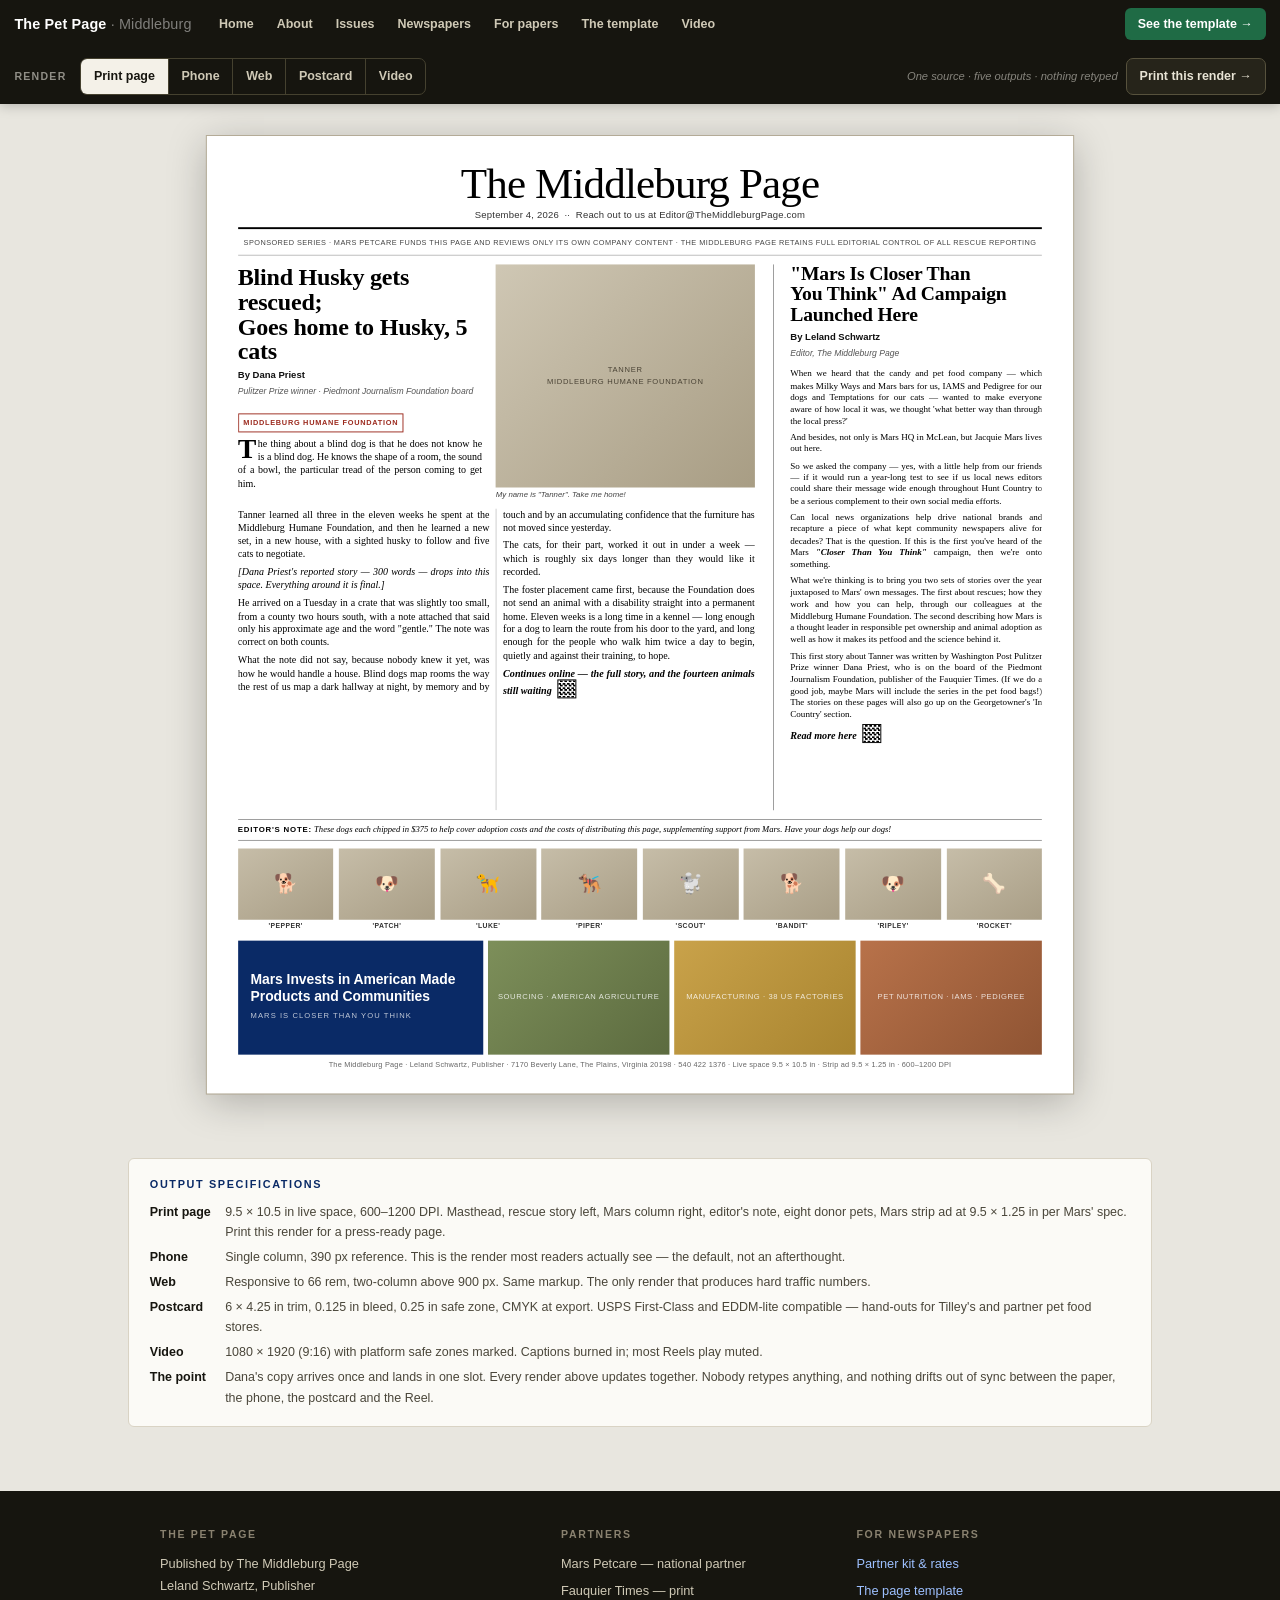
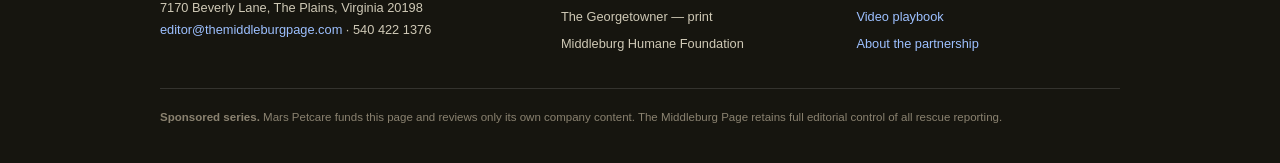
<file: issues/001-tanner.html>
<!DOCTYPE html>
<html lang="en">
<head>
<meta charset="utf-8">
<meta name="viewport" content="width=device-width, initial-scale=1">
<title>The Middleburg Page — Mars Petcare Series, No. 1</title>
<meta name="description" content="Blind husky Tanner gets rescued. Plus: why Mars is closer than you think. One source, five renders.">
<style>
/* ================================================================
   THE MIDDLEBURG PAGE — ONE SOURCE, FIVE RENDERS
   Print page (9.5x10.5in) · Phone · Web · Postcard (6x4.25in) · Video (9:16)
   The content exists once. Every render below is CSS.
   Ctrl-P prints whichever render is selected.
   ================================================================ */

:root{
  --ink:#16150f; --ink-soft:#4a463a; --paper:#fbfaf6; --paper-warm:#f4f1e8;
  --rule:#d9d3c4; --rule-strong:#b3aa95;
  --mars:#0a2a66; --mars-bright:#12489e; --adopt:#9c2b1f;
  --serif:"Iowan Old Style","Palatino Linotype",Palatino,Georgia,"Times New Roman",serif;
  --display:"Iowan Old Style",Georgia,"Times New Roman",serif;
  --sans:-apple-system,BlinkMacSystemFont,"Segoe UI",Inter,Roboto,Helvetica,Arial,sans-serif;
}
*{box-sizing:border-box}
html{-webkit-text-size-adjust:100%}
body{margin:0;background:#e8e6df;color:var(--ink);font-family:var(--serif);
     font-size:17px;line-height:1.62;-webkit-font-smoothing:antialiased}

/* ---------- CONTROL BAR ---------- */
.controls{position:sticky;top:0;z-index:100;background:#16150f;color:#f4f1e8;
  padding:.6rem .9rem;display:flex;flex-wrap:wrap;gap:.5rem;align-items:center;
  font-family:var(--sans);font-size:.78rem;box-shadow:0 1px 12px rgba(0,0,0,.25)}
.controls .lab{text-transform:uppercase;letter-spacing:.12em;opacity:.55;
  margin-right:.35rem;font-size:.66rem;font-weight:600}
.seg{display:flex;border:1px solid #45412f;border-radius:7px;overflow:hidden}
.seg button{appearance:none;border:0;background:transparent;color:#cfc9b6;font:inherit;
  font-weight:600;padding:.45rem .8rem;cursor:pointer;border-right:1px solid #45412f;
  transition:background .15s,color .15s;white-space:nowrap}
.seg button:last-child{border-right:0}
.seg button:hover{background:#26241a;color:#fff}
.seg button[aria-pressed="true"]{background:#f4f1e8;color:#16150f}
.controls .spacer{flex:1}
.controls .hint{opacity:.5;font-size:.7rem;font-style:italic}
.printbtn{appearance:none;border:1px solid #57523d;background:#26241a;color:#e8e4d5;
  font:inherit;font-weight:600;padding:.45rem .8rem;border-radius:7px;cursor:pointer;white-space:nowrap}
.printbtn:hover{background:#332f22;color:#fff}

.stage{display:flex;justify-content:center;align-items:flex-start;padding:2rem 1rem 4rem;min-height:60vh}
.frame{background:var(--paper);width:100%;max-width:34rem;
  transition:max-width .3s ease;box-shadow:0 2px 30px rgba(0,0,0,.13);position:relative}

/* ---------- SHARED ARTICLE ---------- */
.pad{padding:1.6rem 1.5rem 2.5rem}
.masthead{text-align:center;border-bottom:2px solid var(--ink);padding:1.5rem 1rem .8rem}
.masthead h1{font-family:var(--display);font-weight:400;font-size:2.45rem;line-height:1;
  margin:0 0 .35rem;letter-spacing:-.015em}
.masthead .kicker{font-family:var(--sans);font-size:.66rem;letter-spacing:.18em;
  text-transform:uppercase;color:var(--ink-soft)}
.disclosure{background:var(--paper-warm);border-top:1px solid var(--rule);
  border-bottom:1px solid var(--rule);padding:.6rem 1.5rem;font-family:var(--sans);
  font-size:.68rem;line-height:1.5;letter-spacing:.02em;color:var(--ink-soft);text-align:center}
.disclosure strong{color:var(--ink);letter-spacing:.08em;text-transform:uppercase;font-size:.64rem}
.series-tag{font-family:var(--sans);font-size:.64rem;font-weight:700;letter-spacing:.16em;
  text-transform:uppercase;color:var(--mars);margin:1.8rem 0 .5rem}
h2.hed{font-family:var(--display);font-weight:400;font-size:2.05rem;line-height:1.08;
  letter-spacing:-.015em;margin:0 0 .55rem}
.byline{font-family:var(--sans);font-size:.74rem;font-weight:600;letter-spacing:.06em;
  text-transform:uppercase;color:var(--ink-soft);margin:0 0 1.1rem}
.byline .cred{display:block;text-transform:none;letter-spacing:0;font-weight:400;
  font-style:italic;font-size:.78rem;margin-top:.2rem;opacity:.85}
p{margin:0 0 1.05rem}
.lede{font-size:1.12rem;line-height:1.55}
.lede::first-letter{float:left;font-size:3.5rem;line-height:.82;padding:.06em .09em 0 0;font-family:var(--display)}
figure{margin:1.5rem 0}
.photo{width:100%;display:block;aspect-ratio:4/3;border-radius:2px;
  background:linear-gradient(135deg,#cfc7b4 0%,#b8ae97 45%,#a89d84 100%);
  display:grid;place-items:center;color:#4a4335;font-family:var(--sans);font-size:.7rem;
  letter-spacing:.1em;text-transform:uppercase;text-align:center;padding:1rem}
figcaption{font-family:var(--sans);font-size:.72rem;line-height:1.45;color:var(--ink-soft);
  margin-top:.5rem;font-style:italic}
.placeholder{border:1px dashed var(--rule-strong);
  background:repeating-linear-gradient(45deg,transparent,transparent 9px,rgba(0,0,0,.018) 9px,rgba(0,0,0,.018) 18px);
  padding:1rem 1.1rem;margin:0 0 1.05rem;border-radius:3px}
.placeholder .tag{font-family:var(--sans);font-size:.6rem;font-weight:700;letter-spacing:.14em;
  text-transform:uppercase;color:var(--adopt);display:block;margin-bottom:.4rem}
.placeholder p{margin:0;font-style:italic;color:var(--ink-soft);font-size:.95rem}
.divider{border:0;border-top:1px solid var(--rule);margin:2.4rem 0}
.divider-thick{border-top:3px double var(--rule-strong)}
.mars-col{background:var(--paper-warm);margin:0 -1.5rem;padding:1.8rem 1.5rem}
.mars-col .series-tag{margin-top:0}
.cta{border:2px solid var(--adopt);border-radius:4px;padding:1.1rem 1.2rem;margin:1.8rem 0;text-align:center}
.cta .eyebrow{font-family:var(--sans);font-size:.62rem;font-weight:700;letter-spacing:.16em;
  text-transform:uppercase;color:var(--adopt)}
.cta h3{font-family:var(--display);font-weight:400;font-size:1.35rem;margin:.35rem 0 .5rem}
.cta p{font-size:.92rem;margin:0 0 .9rem;color:var(--ink-soft)}
.cta a{display:inline-block;background:var(--adopt);color:#fff;text-decoration:none;
  font-family:var(--sans);font-size:.78rem;font-weight:700;letter-spacing:.06em;
  padding:.6rem 1.3rem;border-radius:3px}
.donors h3{font-family:var(--sans);font-size:.68rem;font-weight:700;letter-spacing:.16em;
  text-transform:uppercase;color:var(--ink-soft);margin:0 0 .3rem;text-align:center}
.donors .note{font-size:.82rem;font-style:italic;color:var(--ink-soft);text-align:center;
  margin:0 0 1rem;line-height:1.45}
.pets{display:grid;grid-template-columns:repeat(4,1fr);gap:.5rem}
.pet{text-align:center}
.pet .av{aspect-ratio:1;border-radius:3px;background:linear-gradient(150deg,#c6bda8,#a99e86);
  display:grid;place-items:center;font-size:1.4rem}
.pet span{display:block;font-family:var(--sans);font-size:.56rem;font-weight:700;
  letter-spacing:.08em;text-transform:uppercase;color:var(--ink-soft);margin-top:.28rem}
.strip{margin:2rem -1.5rem 0;background:var(--mars);color:#fff;padding:1.15rem 1.5rem;
  display:flex;align-items:center;gap:1rem;flex-wrap:wrap}
.strip .msg{flex:1;min-width:190px}
.strip .msg b{display:block;font-family:var(--display);font-weight:400;font-size:1.32rem;
  line-height:1.15;letter-spacing:-.01em}
.strip .msg small{font-family:var(--sans);font-size:.66rem;letter-spacing:.13em;
  text-transform:uppercase;opacity:.7}
.strip .logo{font-family:var(--sans);font-weight:800;font-size:1.5rem;letter-spacing:.03em}
footer.pagefoot{border-top:1px solid var(--rule);margin-top:2rem;padding-top:1.2rem;
  font-family:var(--sans);font-size:.7rem;line-height:1.6;color:var(--ink-soft)}
footer.pagefoot b{color:var(--ink)}

/* alternate faces hidden by default */
.printpage-face,.postcard-face,.video-face{display:none}

/* the screen masthead + disclosure belong to phone/web only —
   the other renders carry their own, so hide them there */
body[data-mode="printpage"] > .stage .masthead,
body[data-mode="printpage"] > .stage .disclosure,
body[data-mode="postcard"]  > .stage .masthead,
body[data-mode="postcard"]  > .stage .disclosure,
body[data-mode="video"]     > .stage .masthead,
body[data-mode="video"]     > .stage .disclosure{display:none}

/* ================================================================
   RENDER: PHONE
   ================================================================ */
body[data-mode="phone"] .frame{max-width:390px;border-radius:34px;padding:.5rem;
  background:#16150f;box-shadow:0 12px 50px rgba(0,0,0,.4)}
body[data-mode="phone"] .sheet{background:var(--paper);border-radius:26px;overflow:hidden;
  max-height:78vh;overflow-y:auto;-webkit-overflow-scrolling:touch}
body[data-mode="phone"] .pad{padding:1.2rem 1.15rem 2rem}
body[data-mode="phone"] .mars-col,
body[data-mode="phone"] .strip{margin-left:-1.15rem;margin-right:-1.15rem;
  padding-left:1.15rem;padding-right:1.15rem}
body[data-mode="phone"] .masthead h1{font-size:1.85rem}
body[data-mode="phone"] h2.hed{font-size:1.62rem}

/* ================================================================
   RENDER: WEB
   ================================================================ */
body[data-mode="web"] .frame{max-width:66rem}
body[data-mode="web"] .pad{padding:2.2rem 3rem 3rem}
body[data-mode="web"] .masthead h1{font-size:3.6rem}
body[data-mode="web"] h2.hed{font-size:2.5rem}
body[data-mode="web"] .mars-col,
body[data-mode="web"] .strip{margin-left:-3rem;margin-right:-3rem;padding-left:3rem;padding-right:3rem}
body[data-mode="web"] .pets{grid-template-columns:repeat(8,1fr)}
@media (min-width:900px){
  body[data-mode="web"] .twocol{column-count:2;column-gap:2.6rem;column-rule:1px solid var(--rule)}
  body[data-mode="web"] .twocol > *{break-inside:avoid-column}
}

/* ================================================================
   RENDER: PRINT PAGE — 9.5in x 10.5in live space
   The broadsheet page, reproduced from the InDesign draft.
   ================================================================ */
body[data-mode="printpage"] .stage{padding-top:2rem;overflow-x:auto}
body[data-mode="printpage"] .frame{max-width:none;width:auto;background:transparent;box-shadow:none}
body[data-mode="printpage"] .sheet{
  width:9.5in;height:10.5in;background:#fff;position:relative;overflow:hidden;
  box-shadow:0 8px 40px rgba(0,0,0,.25);outline:1px solid var(--rule-strong);
  transform:scale(var(--pp-scale,.74));transform-origin:top center;
  margin-bottom:calc(-10.5in * (1 - var(--pp-scale,.74)));
}
body[data-mode="printpage"] .pad{padding:0;height:100%}
body[data-mode="printpage"] .pad > *{display:none}
body[data-mode="printpage"] .printpage-face{display:flex !important}

.printpage-face{
  flex-direction:column;height:10.5in;padding:.3in .34in .24in;
  font-family:var(--serif);color:#000;overflow:hidden;
}
.pp-masthead{text-align:center;border-bottom:1.5pt solid #000;padding-bottom:.05in;margin-bottom:.1in;flex:0 0 auto}
.pp-masthead h1{font-family:var(--display);font-weight:400;font-size:34pt;line-height:.95;
  margin:0 0 .03in;letter-spacing:-.02em}
.pp-masthead .dateline{font-family:var(--sans);font-size:7.5pt;color:#333;letter-spacing:.02em}
.pp-disclosure{font-family:var(--sans);font-size:5.8pt;letter-spacing:.06em;text-transform:uppercase;
  text-align:center;color:#444;border-bottom:.5pt solid #bbb;padding-bottom:.05in;margin-bottom:.1in;flex:0 0 auto}

/* fixed body height so the strip ad always lands on the baseline */
.pp-body{display:grid;grid-template-columns:1.92fr 1fr;gap:.2in;
  flex:1 1 auto;min-height:0;overflow:hidden}
.pp-left{display:flex;flex-direction:column;min-width:0;overflow:hidden}
.pp-right{border-left:.5pt solid #999;padding-left:.18in;min-width:0;
  display:flex;flex-direction:column;overflow:hidden}

.pp-hed{font-family:var(--display);font-weight:700;font-size:19pt;line-height:1.03;
  margin:0 0 .05in;letter-spacing:-.01em}
.pp-right .pp-hed{font-size:15.5pt}
.pp-byline{font-family:var(--sans);font-size:7.5pt;font-weight:700;margin:0 0 .08in;color:#111}
.pp-byline em{display:block;font-weight:400;font-style:italic;font-size:6.8pt;color:#555;margin-top:.02in}

.pp-topgrid{display:grid;grid-template-columns:1fr 1.06fr;gap:.15in;
  margin-bottom:.08in;flex:0 0 auto}
.pp-photo{background:linear-gradient(135deg,#cfc7b4,#a89d84);height:2.45in;
  display:grid;place-items:center;text-align:center;font-family:var(--sans);font-size:6pt;
  letter-spacing:.09em;text-transform:uppercase;color:#4a4335;padding:.1in}
.pp-photocap{font-family:var(--sans);font-size:6.2pt;font-style:italic;color:#444;margin-top:.03in;line-height:1.3}
.pp-mhf{font-family:var(--sans);font-size:5.8pt;font-weight:700;letter-spacing:.1em;
  text-transform:uppercase;color:var(--adopt);border:.5pt solid var(--adopt);
  padding:.03in .05in;display:inline-block;margin-bottom:.05in}

.pp-text{font-size:7.9pt;line-height:1.32;text-align:justify;hyphens:auto}
.pp-text p{margin:0 0 .05in}
.pp-text .drop::first-letter{float:left;font-size:22pt;line-height:.78;padding:.02em .05em 0 0;
  font-family:var(--display);font-weight:700}
.pp-flow{column-count:2;column-gap:.15in;column-rule:.5pt solid #ccc;
  flex:1 1 auto;min-height:0;overflow:hidden}
/* right column runs a touch tighter — it carries more copy in less width */
.pp-right .pp-text{column-count:1;font-size:7.15pt;line-height:1.3;
  flex:1 1 auto;min-height:0;overflow:hidden}
.pp-more{font-family:var(--serif);font-weight:700;font-style:italic;font-size:8pt}
.pp-qr{display:inline-block;width:.19in;height:.19in;vertical-align:-.04in;margin-left:.04in;
  background:repeating-conic-gradient(#000 0 25%,transparent 0 50%) 0 0/.048in .048in;
  outline:.5pt solid #000}

.pp-reserved{margin-top:.1in;border:.5pt dashed #c4b9a2;border-radius:2pt;
  padding:.5in .1in;text-align:center;font-family:var(--sans);font-size:5.8pt;
  font-weight:700;letter-spacing:.13em;text-transform:uppercase;color:#a89a7d}
.pp-editnote{font-family:var(--serif);font-style:italic;font-size:6.8pt;line-height:1.32;
  border-top:.5pt solid #999;border-bottom:.5pt solid #999;padding:.045in 0;
  margin:.1in 0 .08in;flex:0 0 auto}
.pp-editnote b{font-family:var(--sans);font-style:normal;font-weight:700;font-size:6.2pt;
  letter-spacing:.1em;text-transform:uppercase}

.pp-pets{display:grid;grid-template-columns:repeat(8,1fr);gap:.06in;
  margin-bottom:.09in;flex:0 0 auto}
.pp-pet .av{height:.78in;background:linear-gradient(150deg,#c6bda8,#a99e86);
  display:grid;place-items:center;font-size:15pt}
.pp-pet span{display:block;text-align:center;font-family:var(--sans);font-size:5.4pt;
  font-weight:700;letter-spacing:.06em;color:#333;margin-top:.02in}

/* strip ad — 9.5 wide x 1.25 high per Mars spec */
.pp-strip{height:1.25in;min-height:1.25in;display:grid;
  grid-template-columns:1.35fr 1fr 1fr 1fr;gap:.05in;flex:0 0 auto}
.pp-strip .cell{position:relative;overflow:hidden;display:grid;place-items:center;
  font-family:var(--sans);font-size:6pt;letter-spacing:.08em;text-transform:uppercase;color:#5a5344}
.pp-strip .c1{background:var(--mars);color:#fff;place-items:start;padding:.12in .14in;align-content:center}
.pp-strip .c1 b{font-family:var(--sans);font-weight:800;font-size:11pt;line-height:1.12;
  letter-spacing:-.005em;text-transform:none}
.pp-strip .c1 small{display:block;font-size:6pt;letter-spacing:.14em;opacity:.75;margin-top:.04in}
.pp-strip .c2{background:linear-gradient(135deg,#7d8f5a,#5c6b3f)}
.pp-strip .c3{background:linear-gradient(135deg,#c9a24a,#a8842f)}
.pp-strip .c4{background:linear-gradient(135deg,#b8724a,#8f5433)}
.pp-strip .cell.c2,.pp-strip .cell.c3,.pp-strip .cell.c4{color:rgba(255,255,255,.82)}

.pp-foot{font-family:var(--sans);font-size:5.8pt;color:#666;text-align:center;
  padding-top:.06in;letter-spacing:.03em}

/* ================================================================
   RENDER: POSTCARD — 6in x 4.25in
   ================================================================ */
body[data-mode="postcard"] .stage{padding-top:3rem}
body[data-mode="postcard"] .frame{max-width:600px;background:transparent;box-shadow:none}
body[data-mode="postcard"] .sheet{width:600px;height:432px;background:var(--paper);
  position:relative;overflow:hidden;box-shadow:0 6px 34px rgba(0,0,0,.22);outline:1px solid var(--rule-strong)}
body[data-mode="postcard"] .sheet::before{content:"";position:absolute;inset:12px;
  outline:1px dashed rgba(156,43,31,.55);pointer-events:none;z-index:9}
body[data-mode="postcard"] .sheet::after{
  content:"TRIM 6\0000d7 4.25 in  ·  BLEED .125 in  ·  SAFE .25 in";
  position:absolute;bottom:2px;right:6px;z-index:10;font-family:var(--sans);font-size:8px;
  letter-spacing:.1em;color:rgba(156,43,31,.75)}
body[data-mode="postcard"] .pad{padding:0;height:100%}
body[data-mode="postcard"] .pad > *{display:none}
body[data-mode="postcard"] .postcard-face{display:grid !important;height:432px;padding:30px 34px;
  grid-template-columns:1.05fr .95fr;gap:24px;align-items:center}
.pc-photo{height:100%;border-radius:3px;background:linear-gradient(135deg,#cfc7b4,#a89d84);
  display:grid;place-items:center;text-align:center;font-family:var(--sans);font-size:.62rem;
  letter-spacing:.1em;text-transform:uppercase;color:#4a4335;padding:1rem}
.pc-copy .pc-tag{font-family:var(--sans);font-size:.56rem;font-weight:700;letter-spacing:.17em;
  text-transform:uppercase;color:var(--mars);margin-bottom:.4rem}
.pc-copy h2{font-family:var(--display);font-weight:400;font-size:1.55rem;line-height:1.06;
  margin:0 0 .5rem;letter-spacing:-.015em}
.pc-copy p{font-size:.8rem;line-height:1.45;margin:0 0 .7rem}
.pc-qr{width:56px;height:56px;background:repeating-conic-gradient(var(--ink) 0 25%,transparent 0 50%) 0 0/13px 13px;
  border:3px solid var(--paper);outline:1px solid var(--ink)}
.pc-foot{display:flex;align-items:center;gap:.7rem;margin-top:.3rem}
.pc-foot small{font-family:var(--sans);font-size:.58rem;line-height:1.4;letter-spacing:.04em;color:var(--ink-soft)}

/* ================================================================
   RENDER: VIDEO — 9:16
   ================================================================ */
body[data-mode="video"] .frame{max-width:360px;background:transparent;box-shadow:none}
body[data-mode="video"] .sheet{width:360px;height:640px;position:relative;overflow:hidden;
  background:linear-gradient(170deg,#1c2b4a,#0a1626 60%,#060d18);color:#fff;
  box-shadow:0 12px 50px rgba(0,0,0,.45);border-radius:6px}
body[data-mode="video"] .pad{padding:0;height:100%}
body[data-mode="video"] .pad > *{display:none}
body[data-mode="video"] .video-face{display:flex !important;height:640px;flex-direction:column;
  justify-content:flex-end;padding:0 22px 118px;position:relative}
body[data-mode="video"] .sheet::before{content:"TOP SAFE ZONE — platform UI";
  position:absolute;top:0;left:0;right:0;height:88px;
  background:repeating-linear-gradient(45deg,rgba(255,80,80,.14) 0 8px,transparent 8px 16px);
  border-bottom:1px dashed rgba(255,120,120,.5);font-family:var(--sans);font-size:8px;
  letter-spacing:.12em;color:rgba(255,180,180,.9);display:grid;place-items:center;z-index:5}
body[data-mode="video"] .sheet::after{content:"BOTTOM SAFE ZONE — caption, handle, audio, buttons";
  position:absolute;bottom:0;left:0;right:0;height:112px;
  background:repeating-linear-gradient(45deg,rgba(255,80,80,.14) 0 8px,transparent 8px 16px);
  border-top:1px dashed rgba(255,120,120,.5);font-family:var(--sans);font-size:8px;
  letter-spacing:.1em;color:rgba(255,180,180,.9);display:grid;place-items:center;text-align:center;z-index:5}
.vf-scene{font-family:var(--sans);font-size:.56rem;font-weight:700;letter-spacing:.16em;
  text-transform:uppercase;color:#7fb0ff;margin-bottom:.5rem}
.vf-caption{font-family:var(--display);font-size:1.5rem;line-height:1.16;font-weight:400;
  margin:0 0 .7rem;text-shadow:0 2px 14px rgba(0,0,0,.6)}
.vf-sub{font-family:var(--sans);font-size:.74rem;line-height:1.5;opacity:.82;margin:0 0 .9rem}
.vf-meta{font-family:var(--sans);font-size:.6rem;letter-spacing:.07em;opacity:.6;
  border-top:1px solid rgba(255,255,255,.18);padding-top:.6rem}

/* ---------- spec card ---------- */
.specs{max-width:66rem;margin:0 auto;padding:0 1rem 4rem;font-family:var(--sans)}
.specs .card{background:#fbfaf6;border:1px solid var(--rule);border-radius:6px;padding:1.1rem 1.3rem}
.specs h4{margin:0 0 .5rem;font-size:.68rem;letter-spacing:.15em;text-transform:uppercase;color:var(--mars)}
.specs dl{margin:0;display:grid;grid-template-columns:auto 1fr;gap:.3rem .9rem;font-size:.78rem}
.specs dt{font-weight:700;color:var(--ink)}
.specs dd{margin:0;color:var(--ink-soft)}

/* ================================================================
   ACTUAL PRINTING — prints whichever render is selected.
   Page size is injected by JS into #pagerule.
   ================================================================ */
@media print{
  html,body{background:#fff !important;margin:0;padding:0}
  .controls,.specs{display:none !important}
  .stage{padding:0 !important;margin:0 !important;display:block !important}
  .frame{max-width:none !important;width:auto !important;box-shadow:none !important;
    background:#fff !important;padding:0 !important;border-radius:0 !important}
  .sheet{box-shadow:none !important;border-radius:0 !important;outline:0 !important;
    overflow:hidden !important;max-height:none !important;transform:none !important;margin:0 !important}
  .sheet::before,.sheet::after{display:none !important}

  /* --- print page --- */
  body[data-mode="printpage"] .sheet{width:9.5in !important;height:10.5in !important;background:#fff !important}
  body[data-mode="printpage"] .pp-strip .c1,
  body[data-mode="printpage"] .pp-strip .c2,
  body[data-mode="printpage"] .pp-strip .c3,
  body[data-mode="printpage"] .pp-strip .c4,
  body[data-mode="printpage"] .pp-photo,
  body[data-mode="printpage"] .pp-pet .av{-webkit-print-color-adjust:exact;print-color-adjust:exact}

  /* --- postcard --- */
  body[data-mode="postcard"] .sheet{width:6in !important;height:4.25in !important}
  body[data-mode="postcard"] .postcard-face{height:4.25in !important;padding:.3in .34in !important;gap:.24in !important}
  body[data-mode="postcard"] .pc-photo{background:#ddd7c8 !important;-webkit-print-color-adjust:exact;print-color-adjust:exact;font-size:7pt}
  body[data-mode="postcard"] .pc-copy h2{font-size:17pt}
  body[data-mode="postcard"] .pc-copy p{font-size:8.5pt}
  body[data-mode="postcard"] .pc-qr{width:.58in;height:.58in;background:repeating-conic-gradient(#16150f 0 25%,transparent 0 50%) 0 0/.14in .14in;-webkit-print-color-adjust:exact;print-color-adjust:exact}
  body[data-mode="postcard"] .pc-foot small{font-size:6pt}

  /* --- phone / web fall back to letter, article flows normally --- */
  body[data-mode="phone"] .sheet,
  body[data-mode="web"] .sheet{width:auto !important;height:auto !important}
}
</style>
<style id="pagerule">@page{size:9.5in 10.5in;margin:0}</style>
<link rel="stylesheet" href="../assets/site.css">
</head>
<body data-mode="printpage">
<nav class="site-nav">
<a class="site-brand" href="../index.html">The Pet Page <span>· Middleburg</span></a>
<a class="site-link" href="../index.html">Home</a>
<a class="site-link" href="../about.html">About</a>
<a class="site-link" href="../issues/index.html">Issues</a>
<a class="site-link" href="../newspapers.html">Newspapers</a>
<a class="site-link" href="../partners.html">For papers</a>
<a class="site-link" href="../template.html">The template</a>
<a class="site-link" href="../playbook.html">Video</a>
<span class="site-sp"></span>
<a class="site-cta" href="../template.html">See the template →</a>
</nav>

<div class="controls">
  <span class="lab">Render</span>
  <div class="seg" role="group" aria-label="Choose render">
    <button data-set="printpage" aria-pressed="true">Print page</button>
    <button data-set="phone"     aria-pressed="false">Phone</button>
    <button data-set="web"       aria-pressed="false">Web</button>
    <button data-set="postcard"  aria-pressed="false">Postcard</button>
    <button data-set="video"     aria-pressed="false">Video</button>
  </div>
  <span class="spacer"></span>
  <span class="hint">One source · five outputs · nothing retyped</span>
  <button class="printbtn" onclick="window.print()">Print this render →</button>
</div>

<div class="stage">
  <div class="frame">
    <div class="sheet">

      <header class="masthead">
        <h1>The Middleburg Page</h1>
        <div class="kicker">In partnership with the Middleburg Humane Foundation</div>
      </header>

      <div class="disclosure">
        <strong>Sponsored series</strong> · Mars Petcare funds this page and reviews only its own
        company content. The Middleburg Page retains full editorial control of all rescue reporting.
      </div>

      <div class="pad">

        <!-- ============ SCREEN ARTICLE (phone + web) ============ -->
        <div class="series-tag">Mars Petcare Series · No. 1 of 12</div>
        <h2 class="hed">Blind husky gets rescued, goes home to a husky and five cats</h2>
        <p class="byline">By Dana Priest
          <span class="cred">Pulitzer Prize winner, board member, Piedmont Journalism Foundation</span>
        </p>

        <figure>
          <div class="photo">Tanner, photographed at the<br>Middleburg Humane Foundation</div>
          <figcaption>Tanner on his first afternoon out of the kennel. He is blind in both eyes and, his foster says, has never once walked into a wall he didn't then treat as a friend.</figcaption>
        </figure>

        <p class="lede">The thing about a blind dog is that he does not know he is a blind dog. He knows the shape of a room, the sound of a bowl, the particular tread of the person who is coming to get him.</p>

        <p>Tanner learned all three in the eleven weeks he spent at the Middleburg Humane Foundation, and then he learned a new set, in a new house, with a sighted husky to follow and five cats to negotiate.</p>

        <p>He arrived on a Tuesday in a crate that was slightly too small, from a county two hours south, with a note attached that gave only his approximate age and the word &ldquo;gentle.&rdquo; The note was correct on both counts.</p>

        <p>What the note did not say, because nobody knew it yet, was how he would handle a house. Blind dogs map rooms the way the rest of us map a dark hallway at night &mdash; by memory, by touch, and by an accumulating confidence that the furniture has not moved since yesterday. Move a chair on a blind dog and you have not injured him; you have insulted him.</p>

        <p>The foster placement came first, because the Foundation does not send an animal with a disability straight into a permanent home. Eleven weeks is a long time in a kennel. It is long enough for a dog to learn the route from his door to the yard, and long enough for the people who walk him twice a day to begin, quietly and against their training, to hope.</p>

        <p>The adopters already had a husky. This turned out to matter more than anyone predicted. A sighted dog of the same breed moves at a pace a blind one can follow by sound alone, and within a fortnight Tanner had stopped navigating by wall and started navigating by his brother.</p>

        <p>The cats, for their part, worked it out in under a week &mdash; which is roughly six days longer than they would like it recorded.</p>

        <p>Fourteen animals are still at the Foundation as this page goes to press. Their fees are covered during Mars Global Adoption Weekend.</p>

        <div class="cta">
          <div class="eyebrow">Middleburg Humane Foundation</div>
          <h3>Fourteen animals are waiting today</h3>
          <p>Adoption fees on Mars Global Adoption Weekend are covered by Mars Petcare and partner organisations.</p>
          <a href="#adopt">See who's here →</a>
        </div>

        <hr class="divider divider-thick">

        <div class="mars-col">
          <div class="series-tag">The company behind the series</div>
          <h2 class="hed">"Mars Is Closer Than You Think"</h2>
          <p class="byline">By Leland Schwartz<span class="cred">Editor, The Middleburg Page</span></p>
          <div class="twocol">
            <p>When we heard that the candy and pet food company — which makes Milky Ways and Mars bars for us, IAMS and Pedigree for our dogs and Temptations for our cats — wanted to make everyone aware of how local it was, we thought: what better way than through the local press?</p>
            <p>And besides, not only is Mars HQ in McLean, but Jacquie Mars lives out here.</p>
            <p>So we asked the company — yes, with a little help from our friends — if it would run a year-long test to see if us local news editors could share their message wide enough throughout Hunt Country to be a serious complement to their own social media efforts.</p>
            <p>Can local news organizations help drive national brands and recapture a piece of what kept community newspapers alive for decades? That is the question. If this is the first you've heard of the Mars <em>"Closer Than You Think"</em> campaign, then we're onto something.</p>
            <p>What we're thinking is to bring you two sets of stories over the year juxtaposed to Mars' own messages. The first about rescues: how they work and how you can help, through our colleagues at the Middleburg Humane Foundation. The second describing how Mars is a thought leader in responsible pet ownership and animal adoption, as well as how it makes its petfood and the science behind it.</p>
            <p>In addition to being published in the Times, the stories on these pages will go up on the Georgetowner's 'In Country' section, part of our efforts to build a news, events and advertising bridge between Hunt Country and DC.</p>
          </div>
        </div>

        <hr class="divider">

        <div class="donors">
          <h3>These dogs chipped in</h3>
          <p class="note">Each of these dogs contributed $375 to help cover adoption costs and the cost of distributing this page, supplementing support from Mars. <b>Have your dogs help our dogs.</b></p>
          <div class="pets">
            <div class="pet"><div class="av">🐕</div><span>Pepper</span></div>
            <div class="pet"><div class="av">🐶</div><span>Patch</span></div>
            <div class="pet"><div class="av">🦮</div><span>Luke</span></div>
            <div class="pet"><div class="av">🐕‍🦺</div><span>Piper</span></div>
            <div class="pet"><div class="av">🐩</div><span>Scout</span></div>
            <div class="pet"><div class="av">🐕</div><span>Bandit</span></div>
            <div class="pet"><div class="av">🐶</div><span>Ripley</span></div>
            <div class="pet"><div class="av">🦴</div><span>Rocket</span></div>
          </div>
        </div>

        <div class="strip">
          <div class="msg"><b>Mars Is Closer Than You Think</b><small>A better world for pets</small></div>
          <div class="logo">MARS</div>
        </div>

        <footer class="pagefoot">
          <b>The Middleburg Page</b> · Leland Schwartz, Publisher · 7170 Beverly Lane, The Plains, Virginia 20198<br>
          editor@themiddleburgpage.com · 540 422 1376 · Printed in the Fauquier Times and The Georgetowner
        </footer>

        <!-- ============ PRINT PAGE FACE — 9.5 x 10.5 in ============ -->
        <div class="printpage-face">
          <div class="pp-masthead">
            <h1>The Middleburg Page</h1>
            <div class="dateline">September 4, 2026 &nbsp;··&nbsp; Reach out to us at Editor@TheMiddleburgPage.com</div>
          </div>

          <div class="pp-disclosure">
            Sponsored series · Mars Petcare funds this page and reviews only its own company content ·
            The Middleburg Page retains full editorial control of all rescue reporting
          </div>

          <div class="pp-body">
            <!-- LEFT: rescue story -->
            <div class="pp-left">
              <div class="pp-topgrid">
                <div>
                  <h2 class="pp-hed">Blind Husky gets rescued;<br>Goes home to Husky, 5 cats</h2>
                  <p class="pp-byline">By Dana Priest<em>Pulitzer Prize winner · Piedmont Journalism Foundation board</em></p>
                  <div class="pp-mhf">Middleburg Humane Foundation</div>
                  <div class="pp-text">
                    <p class="drop">The thing about a blind dog is that he does not know he is a blind dog. He knows the shape of a room, the sound of a bowl, the particular tread of the person coming to get him.</p>
                  </div>
                </div>
                <div>
                  <div class="pp-photo">Tanner<br>Middleburg Humane Foundation</div>
                  <div class="pp-photocap">My name is "Tanner". Take me home!</div>
                </div>
              </div>

              <div class="pp-text pp-flow">
                <p>Tanner learned all three in the eleven weeks he spent at the Middleburg Humane Foundation, and then he learned a new set, in a new house, with a sighted husky to follow and five cats to negotiate.</p>
                <p><i>[Dana Priest's reported story — 300 words — drops into this space. Everything around it is final.]</i></p>
                <p>He arrived on a Tuesday in a crate that was slightly too small, from a county two hours south, with a note attached that said only his approximate age and the word "gentle." The note was correct on both counts.</p>
                <p>What the note did not say, because nobody knew it yet, was how he would handle a house. Blind dogs map rooms the way the rest of us map a dark hallway at night, by memory and by touch and by an accumulating confidence that the furniture has not moved since yesterday.</p>
                <p>The cats, for their part, worked it out in under a week — which is roughly six days longer than they would like it recorded.</p>
                <p>The foster placement came first, because the Foundation does not send an animal with a disability straight into a permanent home. Eleven weeks is a long time in a kennel &mdash; long enough for a dog to learn the route from his door to the yard, and long enough for the people who walk him twice a day to begin, quietly and against their training, to hope.</p>
                <p class="pp-more">Continues online &mdash; the full story, and the fourteen animals still waiting <span class="pp-qr"></span></p>
              </div>
            </div>

            <!-- RIGHT: Mars column -->
            <div class="pp-right">
              <h2 class="pp-hed">"Mars Is Closer Than<br>You Think" Ad Campaign<br>Launched Here</h2>
              <p class="pp-byline">By Leland Schwartz<em>Editor, The Middleburg Page</em></p>
              <div class="pp-text">
                <p>When we heard that the candy and pet food company — which makes Milky Ways and Mars bars for us, IAMS and Pedigree for our dogs and Temptations for our cats — wanted to make everyone aware of how local it was, we thought 'what better way than through the local press?'</p>
                <p>And besides, not only is Mars HQ in McLean, but Jacquie Mars lives out here.</p>
                <p>So we asked the company — yes, with a little help from our friends — if it would run a year-long test to see if us local news editors could share their message wide enough throughout Hunt Country to be a serious complement to their own social media efforts.</p>
                <p>Can local news organizations help drive national brands and recapture a piece of what kept community newspapers alive for decades? That is the question. If this is the first you've heard of the Mars <b><i>"Closer Than You Think"</i></b> campaign, then we're onto something.</p>
                <p>What we're thinking is to bring you two sets of stories over the year juxtaposed to Mars' own messages. The first about rescues; how they work and how you can help, through our colleagues at the Middleburg Humane Foundation. The second describing how Mars is a thought leader in responsible pet ownership and animal adoption as well as how it makes its petfood and the science behind it.</p>
                <p>This first story about Tanner was written by Washington Post Pulitzer Prize winner Dana Priest, who is on the board of the Piedmont Journalism Foundation, publisher of the Fauquier Times. (If we do a good job, maybe Mars will include the series in the pet food bags!) The stories on these pages will also go up on the Georgetowner's 'In Country' section.</p>
                <p class="pp-more">Read more here <span class="pp-qr"></span></p>
              </div>
            </div>
          </div>

          <div class="pp-editnote">
            <b>Editor's note:</b> These dogs each chipped in $375 to help cover adoption costs and the costs of
            distributing this page, supplementing support from Mars. Have your dogs help our dogs!
          </div>

          <div class="pp-pets">
            <div class="pp-pet"><div class="av">🐕</div><span>'PEPPER'</span></div>
            <div class="pp-pet"><div class="av">🐶</div><span>'PATCH'</span></div>
            <div class="pp-pet"><div class="av">🦮</div><span>'LUKE'</span></div>
            <div class="pp-pet"><div class="av">🐕‍🦺</div><span>'PIPER'</span></div>
            <div class="pp-pet"><div class="av">🐩</div><span>'SCOUT'</span></div>
            <div class="pp-pet"><div class="av">🐕</div><span>'BANDIT'</span></div>
            <div class="pp-pet"><div class="av">🐶</div><span>'RIPLEY'</span></div>
            <div class="pp-pet"><div class="av">🦴</div><span>'ROCKET'</span></div>
          </div>

          <div class="pp-strip">
            <div class="cell c1"><div><b>Mars Invests in American Made Products and Communities</b><small>Mars Is Closer Than You Think</small></div></div>
            <div class="cell c2">Sourcing · American agriculture</div>
            <div class="cell c3">Manufacturing · 38 US factories</div>
            <div class="cell c4">Pet nutrition · IAMS · Pedigree</div>
          </div>

          <div class="pp-foot">
            The Middleburg Page · Leland Schwartz, Publisher · 7170 Beverly Lane, The Plains, Virginia 20198 · 540 422 1376 ·
            Live space 9.5 × 10.5 in · Strip ad 9.5 × 1.25 in · 600–1200 DPI
          </div>
        </div>

        <!-- ============ POSTCARD FACE ============ -->
        <div class="postcard-face">
          <div class="pc-photo">Tanner<br>Middleburg Humane Foundation</div>
          <div class="pc-copy">
            <div class="pc-tag">The Middleburg Page · No. 1</div>
            <h2>The blind husky who found a house full of cats</h2>
            <p>Tanner spent eleven weeks waiting. Read how he got home — and meet the fourteen animals still waiting today.</p>
            <div class="pc-foot">
              <div class="pc-qr" aria-label="QR code to the story"></div>
              <small><b>themiddleburgpage.com/tanner</b><br>Middleburg Humane Foundation<br>Supported by Mars Petcare</small>
            </div>
          </div>
        </div>

        <!-- ============ VIDEO FACE ============ -->
        <div class="video-face">
          <div class="vf-scene">Scene 4 of 6 · drawn past → real present</div>
          <p class="vf-caption">Eleven weeks in a kennel. Then a door opened.</p>
          <p class="vf-sub">Animated sequence covers the stray months nobody filmed. Live footage takes over the moment he's carried out.</p>
          <div class="vf-meta">1080 × 1920 · burned-in captions · @themiddleburgpage</div>
        </div>

      </div><!-- /pad -->
    </div><!-- /sheet -->
  </div><!-- /frame -->
</div>

<div class="specs">
  <div class="card">
    <h4>Output specifications</h4>
    <dl>
      <dt>Print page</dt><dd>9.5 × 10.5 in live space, 600–1200 DPI. Masthead, rescue story left, Mars column right, editor's note, eight donor pets, Mars strip ad at 9.5 × 1.25 in per Mars' spec. Print this render for a press-ready page.</dd>
      <dt>Phone</dt><dd>Single column, 390 px reference. This is the render most readers actually see — the default, not an afterthought.</dd>
      <dt>Web</dt><dd>Responsive to 66 rem, two-column above 900 px. Same markup. The only render that produces hard traffic numbers.</dd>
      <dt>Postcard</dt><dd>6 × 4.25 in trim, 0.125 in bleed, 0.25 in safe zone, CMYK at export. USPS First-Class and EDDM-lite compatible — hand-outs for Tilley's and partner pet food stores.</dd>
      <dt>Video</dt><dd>1080 × 1920 (9:16) with platform safe zones marked. Captions burned in; most Reels play muted.</dd>
      <dt>The point</dt><dd>Dana's copy arrives once and lands in one slot. Every render above updates together. Nobody retypes anything, and nothing drifts out of sync between the paper, the phone, the postcard and the Reel.</dd>
    </dl>
  </div>
</div>

<script>
(function(){
  var MODES = ['printpage','phone','web','postcard','video'];
  var PAGE = {
    printpage:'@page{size:9.5in 10.5in;margin:0}',
    postcard :'@page{size:6in 4.25in;margin:0}',
    phone    :'@page{size:letter;margin:.6in}',
    web      :'@page{size:letter;margin:.6in}',
    video    :'@page{size:letter;margin:.6in}'
  };
  var buttons = document.querySelectorAll('.seg button');
  var rule = document.getElementById('pagerule');

  function fitPrintPage(){
    if(document.body.getAttribute('data-mode') !== 'printpage') return;
    // 9.5in at 96dpi = 912px; leave gutters
    var avail = Math.min(window.innerWidth - 48, 1100);
    var s = Math.max(.35, Math.min(.95, avail / 912));
    document.documentElement.style.setProperty('--pp-scale', s.toFixed(3));
  }

  function set(mode){
    document.body.setAttribute('data-mode', mode);
    rule.textContent = PAGE[mode] || PAGE.web;
    buttons.forEach(function(b){ b.setAttribute('aria-pressed', String(b.dataset.set === mode)); });
    fitPrintPage();
    try{ history.replaceState(null,'','#'+mode); }catch(e){}
  }

  buttons.forEach(function(b){ b.addEventListener('click', function(){ set(b.dataset.set); }); });

  var hash = (location.hash||'').replace('#','');
  set(MODES.indexOf(hash) > -1 ? hash : 'printpage');

  window.addEventListener('resize', fitPrintPage);

  document.addEventListener('keydown', function(e){
    var i = parseInt(e.key,10);
    if(i >= 1 && i <= 5 && !/^(INPUT|TEXTAREA)$/.test(document.activeElement.tagName)) set(MODES[i-1]);
  });
})();
</script>
<footer class="site-foot">
  <div class="in">
    <div>
      <h4>The Pet Page</h4>
      Published by The Middleburg Page<br>
      Leland Schwartz, Publisher<br>
      7170 Beverly Lane, The Plains, Virginia 20198<br>
      <a href="mailto:editor@themiddleburgpage.com">editor@themiddleburgpage.com</a> · 540 422 1376
    </div>
    <div>
      <h4>Partners</h4>
      <ul>
        <li>Mars Petcare — national partner</li>
        <li>Fauquier Times — print</li>
        <li>The Georgetowner — print</li>
        <li>Middleburg Humane Foundation</li>
      </ul>
    </div>
    <div>
      <h4>For newspapers</h4>
      <ul>
        <li><a href="../partners.html">Partner kit &amp; rates</a></li>
        <li><a href="../template.html">The page template</a></li>
        <li><a href="../playbook.html">Video playbook</a></li>
        <li><a href="../about.html">About the partnership</a></li>
      </ul>
    </div>
  </div>
  <div class="legal">
    <b>Sponsored series.</b> Mars Petcare funds this page and reviews only its own company content.
    The Middleburg Page retains full editorial control of all rescue reporting.
  </div>
</footer>
</body>
</html>
</file>
<file: assets/site.css>
/* ================================================================
   THE PET PAGE — shared site shell
   Only the nav, footer and home page use this. Each tool page keeps
   its own stylesheet; this file is additive and namespaced under
   .site-* so it can never collide with a tool's internal styles.
   ================================================================ */

:root{
  --s-ink:#16150f; --s-soft:#4f4a3d; --s-paper:#fbfaf6; --s-warm:#f4f1e8;
  --s-rule:#ddd7c8; --s-rule2:#b3aa95; --s-mars:#0a2a66; --s-adopt:#9c2b1f; --s-go:#1f6b45;
  --s-serif:"Iowan Old Style","Palatino Linotype",Palatino,Georgia,"Times New Roman",serif;
  --s-ui:-apple-system,BlinkMacSystemFont,"Segoe UI",Inter,Roboto,Helvetica,Arial,sans-serif;
}

/* ---------------- nav ---------------- */
.site-nav{
  background:#16150f;color:#f4f1e8;font-family:var(--s-ui);
  display:flex;align-items:center;gap:.2rem;flex-wrap:wrap;
  padding:.5rem .9rem;position:relative;z-index:500;
}
.site-nav a.site-brand{
  font-weight:700;font-size:.9rem;letter-spacing:.01em;color:#fff;text-decoration:none;
  margin-right:.9rem;white-space:nowrap;
}
.site-nav a.site-brand span{opacity:.45;font-weight:400}
.site-nav a.site-link{
  color:#cfc9b6;text-decoration:none;font-size:.78rem;font-weight:600;
  padding:.35rem .62rem;border-radius:6px;white-space:nowrap;
}
.site-nav a.site-link:hover{background:#2a2719;color:#fff}
.site-nav a.site-link[aria-current="page"]{background:#f4f1e8;color:#16150f}
.site-nav .site-sp{flex:1}
.site-nav .site-cta{
  background:var(--s-go);color:#fff;text-decoration:none;font-size:.78rem;font-weight:700;
  padding:.38rem .8rem;border-radius:6px;white-space:nowrap;
}
.site-nav .site-cta:hover{background:#268554}

/* ---------------- footer ---------------- */
.site-foot{
  background:#16150f;color:#cfc9b6;font-family:var(--s-ui);font-size:.8rem;line-height:1.7;
  padding:2.2rem 1.5rem;margin-top:0;
}
.site-foot .in{max-width:60rem;margin:0 auto;display:grid;grid-template-columns:1.4fr 1fr 1fr;gap:2rem}
.site-foot h4{font-size:.66rem;font-weight:700;letter-spacing:.16em;text-transform:uppercase;
  color:#8a8270;margin:0 0 .6rem}
.site-foot a{color:#9dc0ff;text-decoration:none}
.site-foot a:hover{text-decoration:underline}
.site-foot ul{list-style:none;margin:0;padding:0}
.site-foot li{margin-bottom:.3rem}
.site-foot .legal{
  max-width:60rem;margin:1.8rem auto 0;padding-top:1.2rem;
  border-top:1px solid rgba(255,255,255,.13);font-size:.72rem;color:#8a8270;
}
@media (max-width:720px){ .site-foot .in{grid-template-columns:1fr;gap:1.4rem} }

/* ---------------- home page ---------------- */
body.site-home{
  margin:0;background:var(--s-warm);color:var(--s-ink);
  font-family:var(--s-serif);font-size:17px;line-height:1.62;
}
.site-wrap{max-width:60rem;margin:0 auto;background:var(--s-paper);
  box-shadow:0 2px 40px rgba(0,0,0,.09)}
.site-pad{padding:0 3rem}

.site-hero{
  background:var(--s-ink);color:#f6f3ea;padding:4rem 3rem 3.2rem;text-align:center;
}
.site-hero .eyebrow{font-family:var(--s-ui);font-size:.68rem;font-weight:700;letter-spacing:.22em;
  text-transform:uppercase;opacity:.55;margin-bottom:1.2rem}
.site-hero h1{font-family:var(--s-serif);font-weight:400;font-size:4.2rem;line-height:1;
  letter-spacing:-.025em;margin:0 0 1.1rem}
.site-hero p{font-size:1.2rem;line-height:1.5;opacity:.86;margin:0 auto;max-width:34rem}
.site-hero .lock{
  margin-top:2.4rem;padding-top:1.6rem;border-top:1px solid rgba(255,255,255,.14);
  font-family:var(--s-ui);font-size:.76rem;letter-spacing:.05em;opacity:.6;
}

.site-h2{font-family:var(--s-serif);font-weight:400;font-size:2.1rem;line-height:1.14;
  letter-spacing:-.018em;margin:3.2rem 0 1rem}
.site-lead{font-size:1.12rem}
.site-rule{border:0;border-top:1px solid var(--s-rule);margin:2.8rem 0}

.site-cards{display:grid;grid-template-columns:repeat(2,1fr);gap:1rem;margin:1.6rem 0 2rem}
.site-card{
  border:1px solid var(--s-rule2);border-radius:7px;padding:1.4rem 1.5rem;background:#fff;
  text-decoration:none;color:inherit;display:block;transition:.15s;
}
.site-card:hover{border-color:var(--s-mars);box-shadow:0 4px 18px rgba(10,42,102,.09);transform:translateY(-1px)}
.site-card .tag{font-family:var(--s-ui);font-size:.62rem;font-weight:700;letter-spacing:.15em;
  text-transform:uppercase;color:var(--s-mars);display:block;margin-bottom:.5rem}
.site-card h3{font-family:var(--s-serif);font-weight:400;font-size:1.42rem;margin:0 0 .45rem;line-height:1.15}
.site-card p{margin:0;font-size:.94rem;line-height:1.5;color:var(--s-soft)}
.site-card .go{display:inline-block;margin-top:.8rem;font-family:var(--s-ui);font-size:.78rem;
  font-weight:700;color:var(--s-mars)}
@media (max-width:720px){
  .site-cards{grid-template-columns:1fr}
  .site-hero{padding:2.6rem 1.4rem 2.2rem}
  .site-hero h1{font-size:2.6rem}
  .site-pad{padding:0 1.4rem}
}

.site-callout{
  border-left:3px solid var(--s-adopt);background:#fff;padding:1.1rem 1.3rem;
  margin:1.8rem 0;border-radius:0 4px 4px 0;
}
.site-callout b{font-family:var(--s-ui);font-size:.68rem;font-weight:700;letter-spacing:.14em;
  text-transform:uppercase;color:var(--s-adopt);display:block;margin-bottom:.4rem}
.site-callout p{margin:0;font-size:.96rem;line-height:1.55}

.site-figs{display:grid;grid-template-columns:repeat(4,1fr);gap:1rem;margin:1.8rem 0 2rem;text-align:center}
.site-fig b{display:block;font-family:var(--s-serif);font-size:2.1rem;line-height:1;color:var(--s-mars)}
.site-fig span{display:block;font-family:var(--s-ui);font-size:.72rem;color:var(--s-soft);
  margin-top:.4rem;line-height:1.4}
@media (max-width:720px){ .site-figs{grid-template-columns:repeat(2,1fr)} }
</file>
